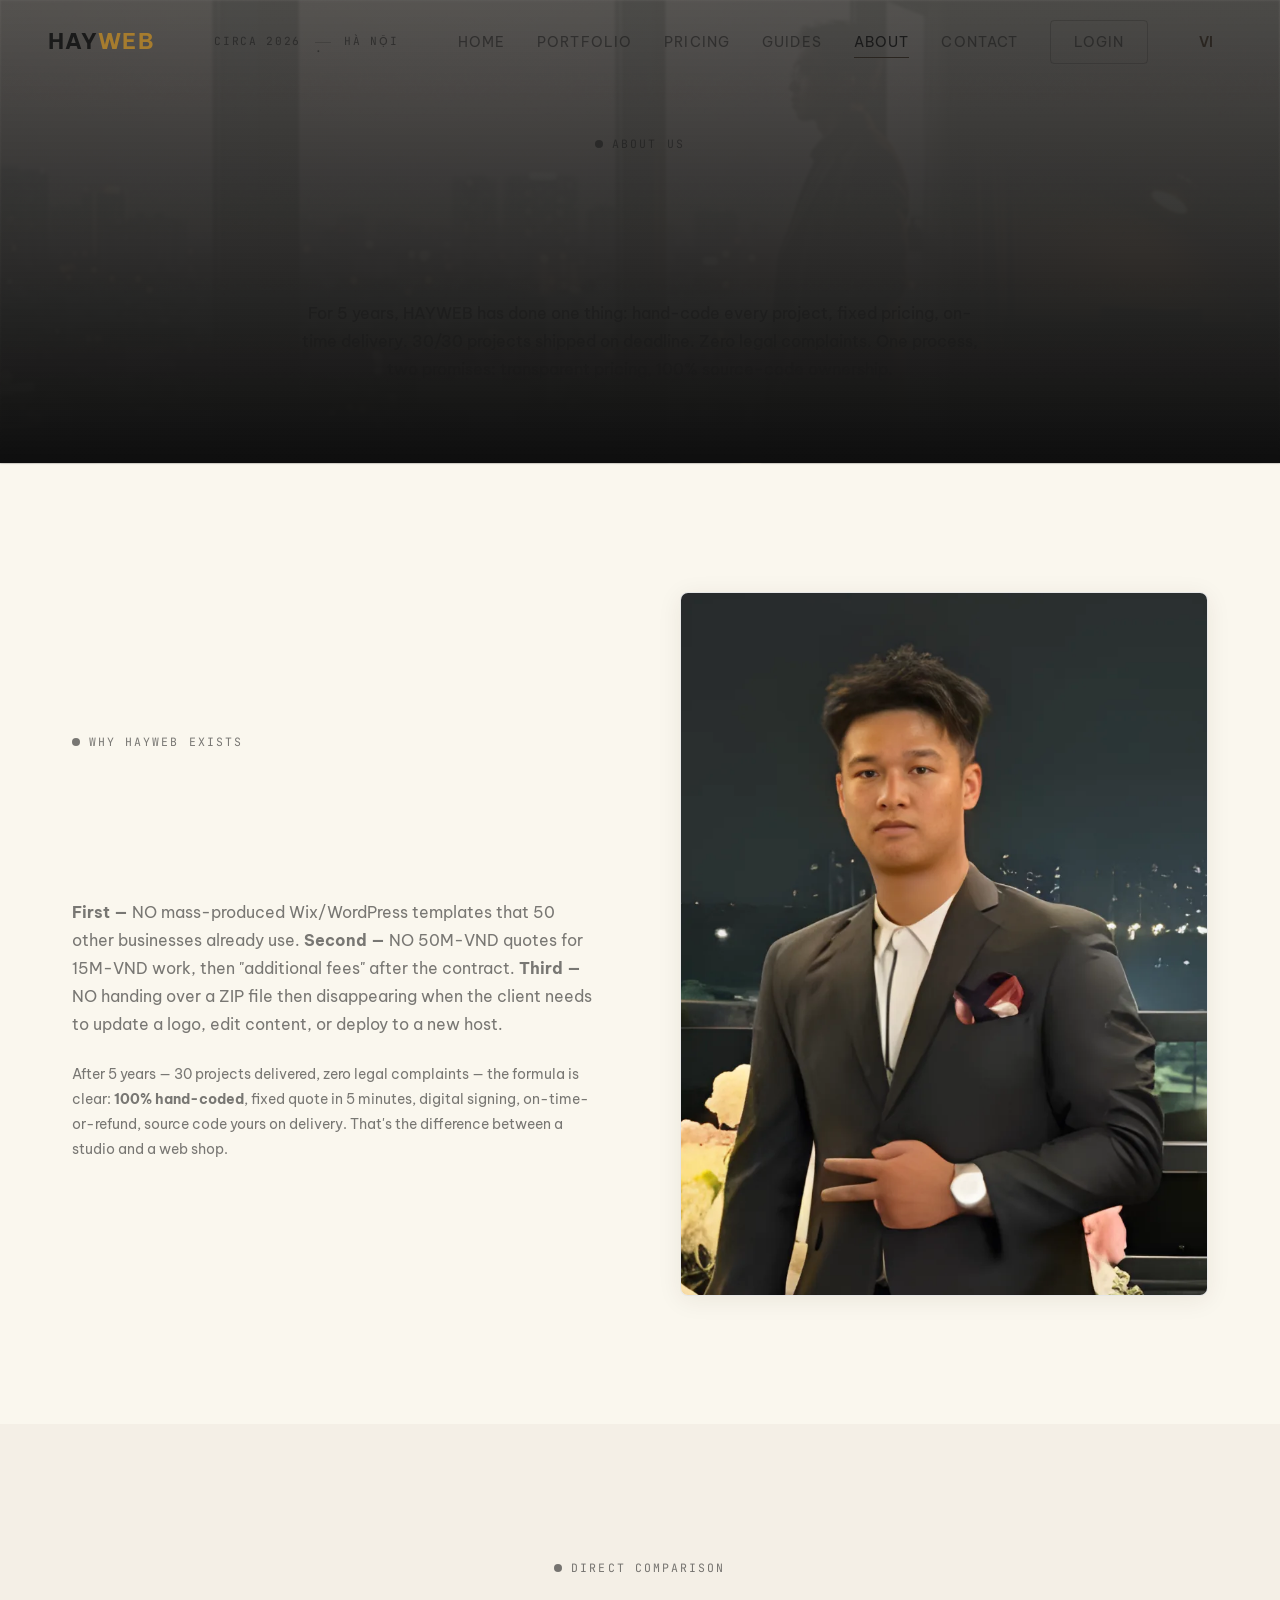
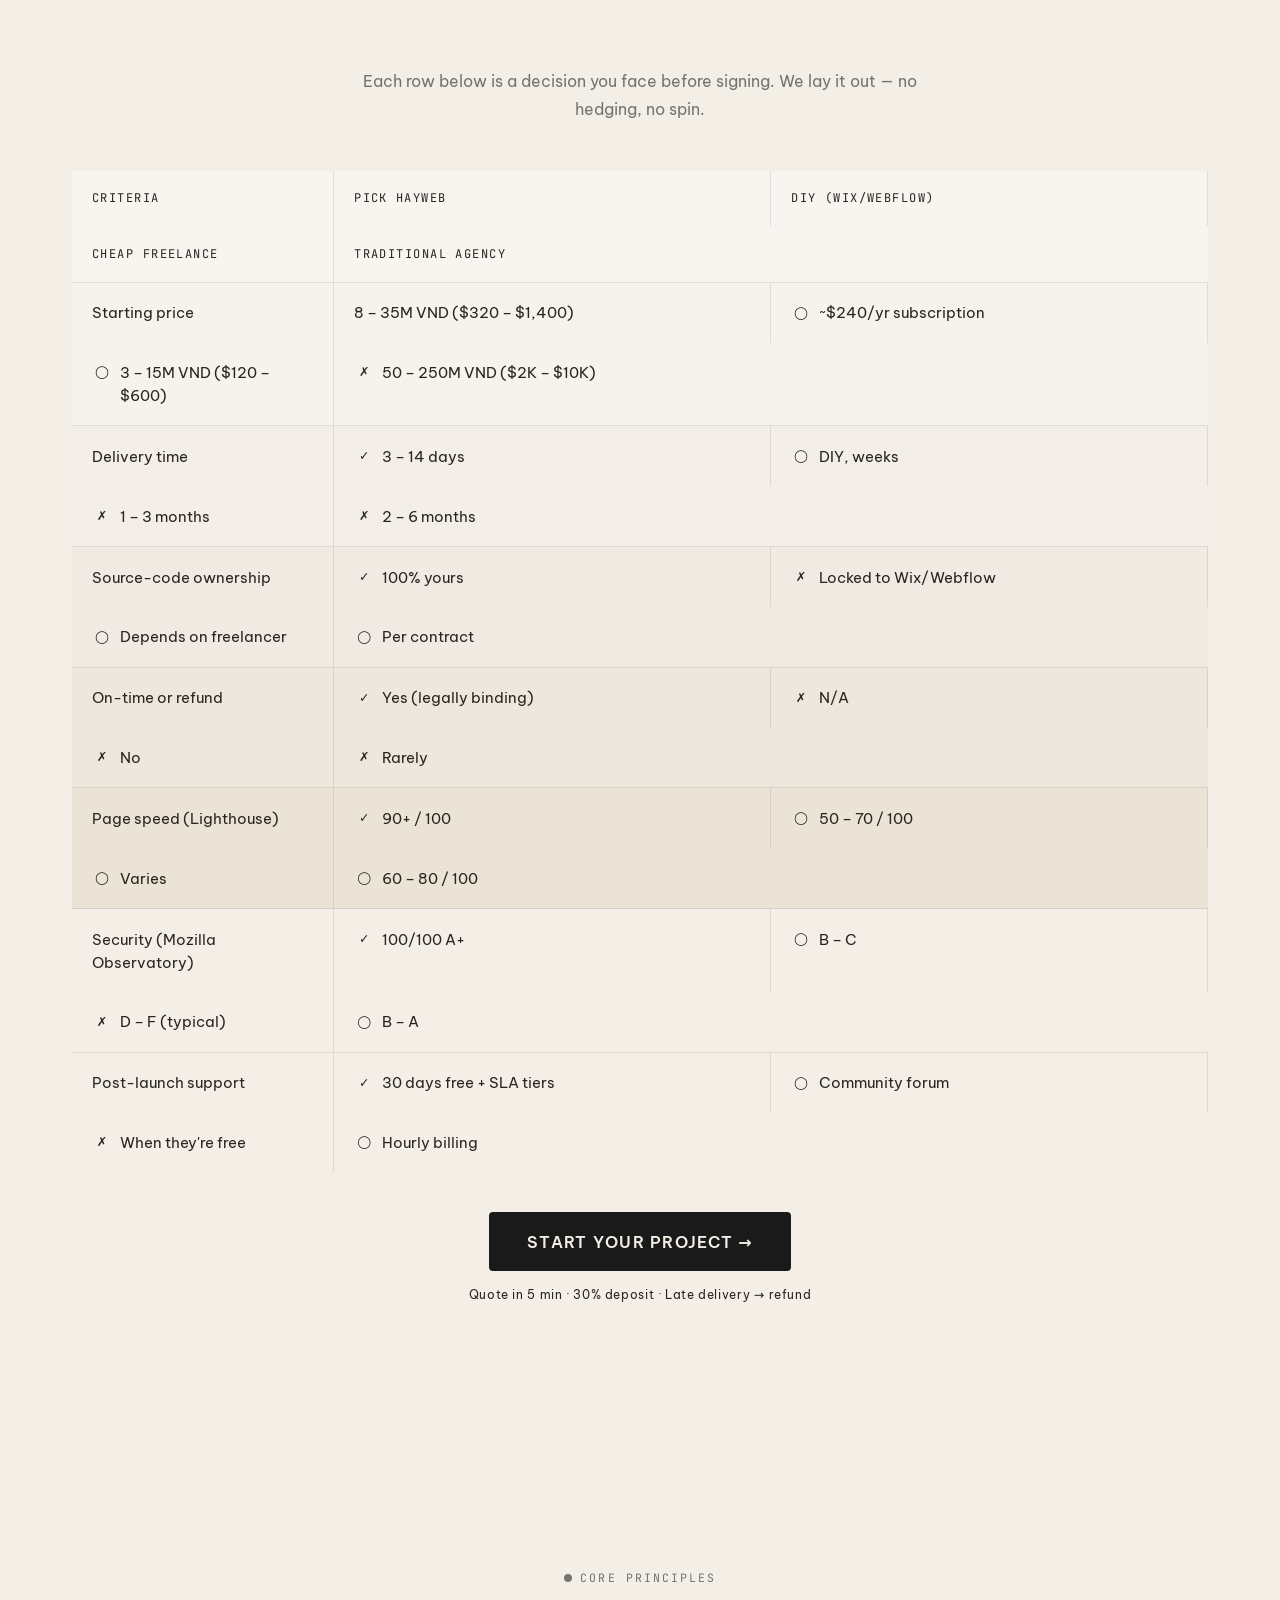
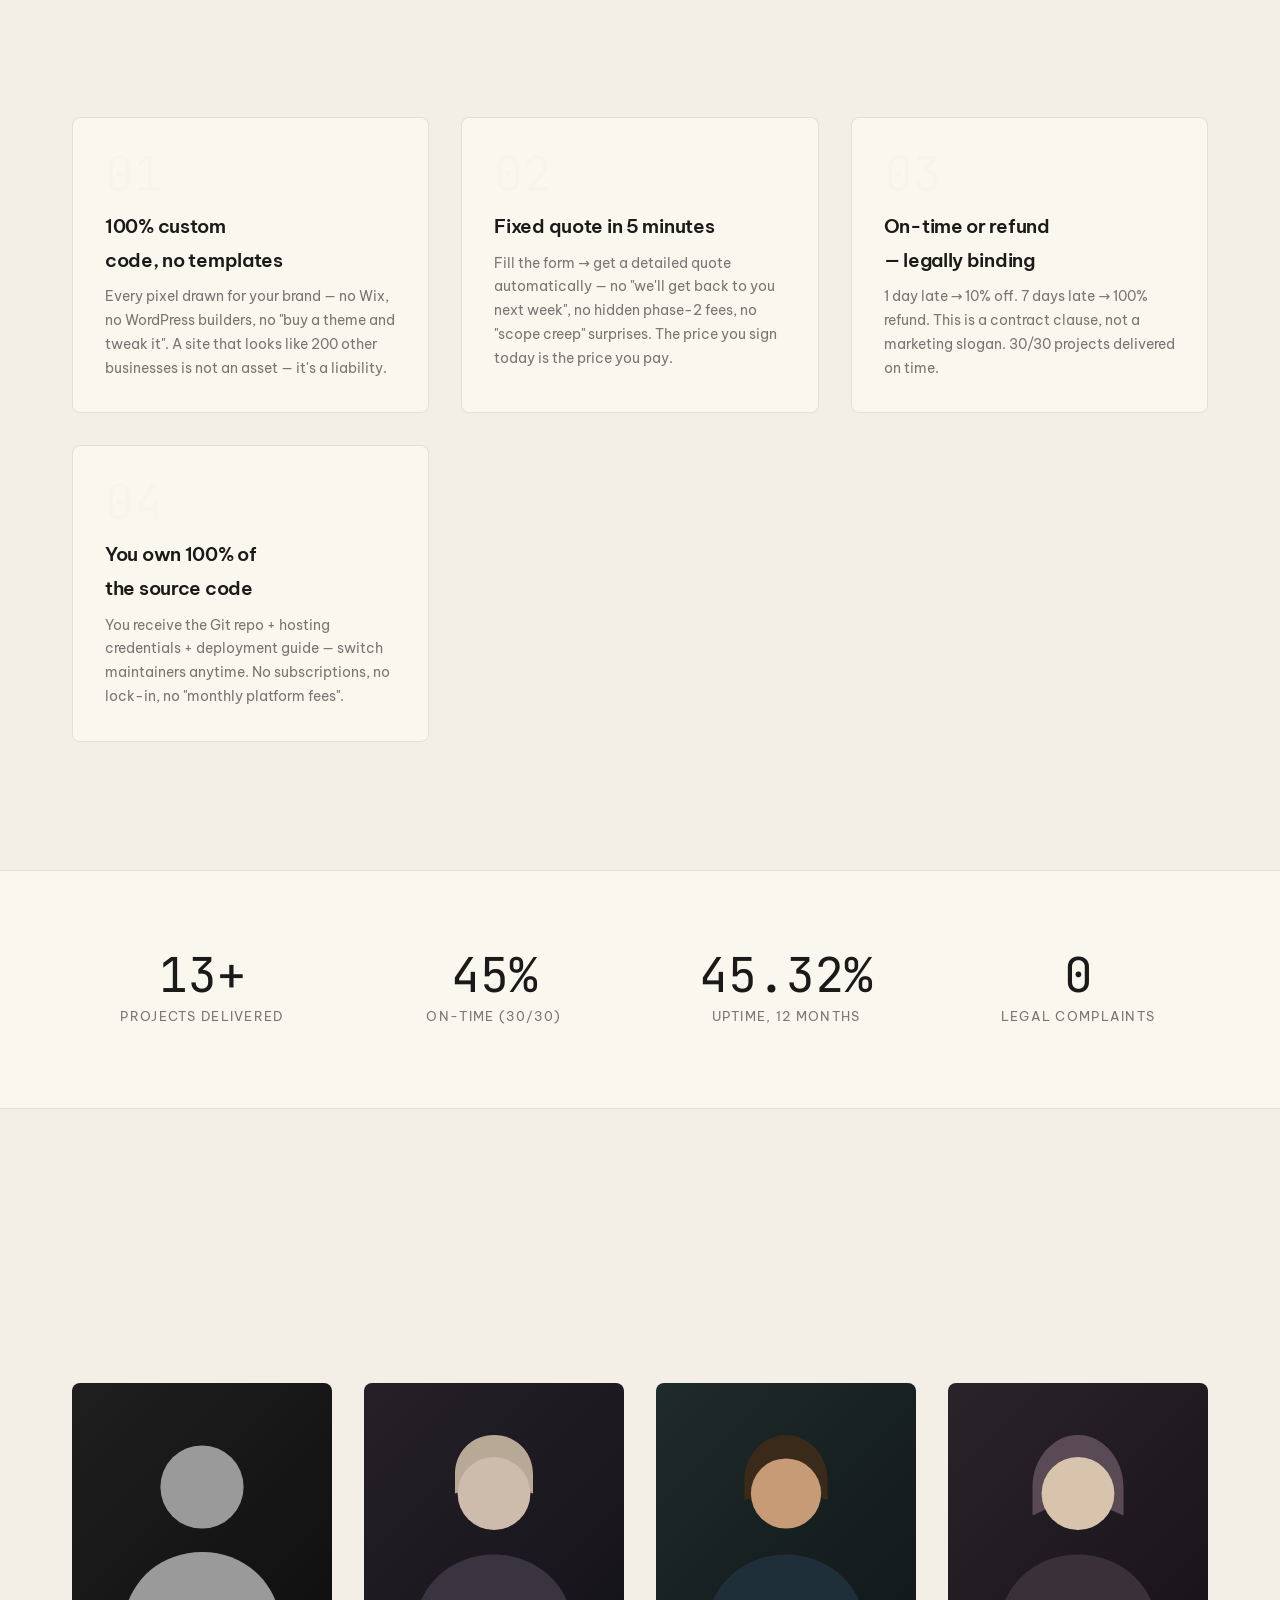
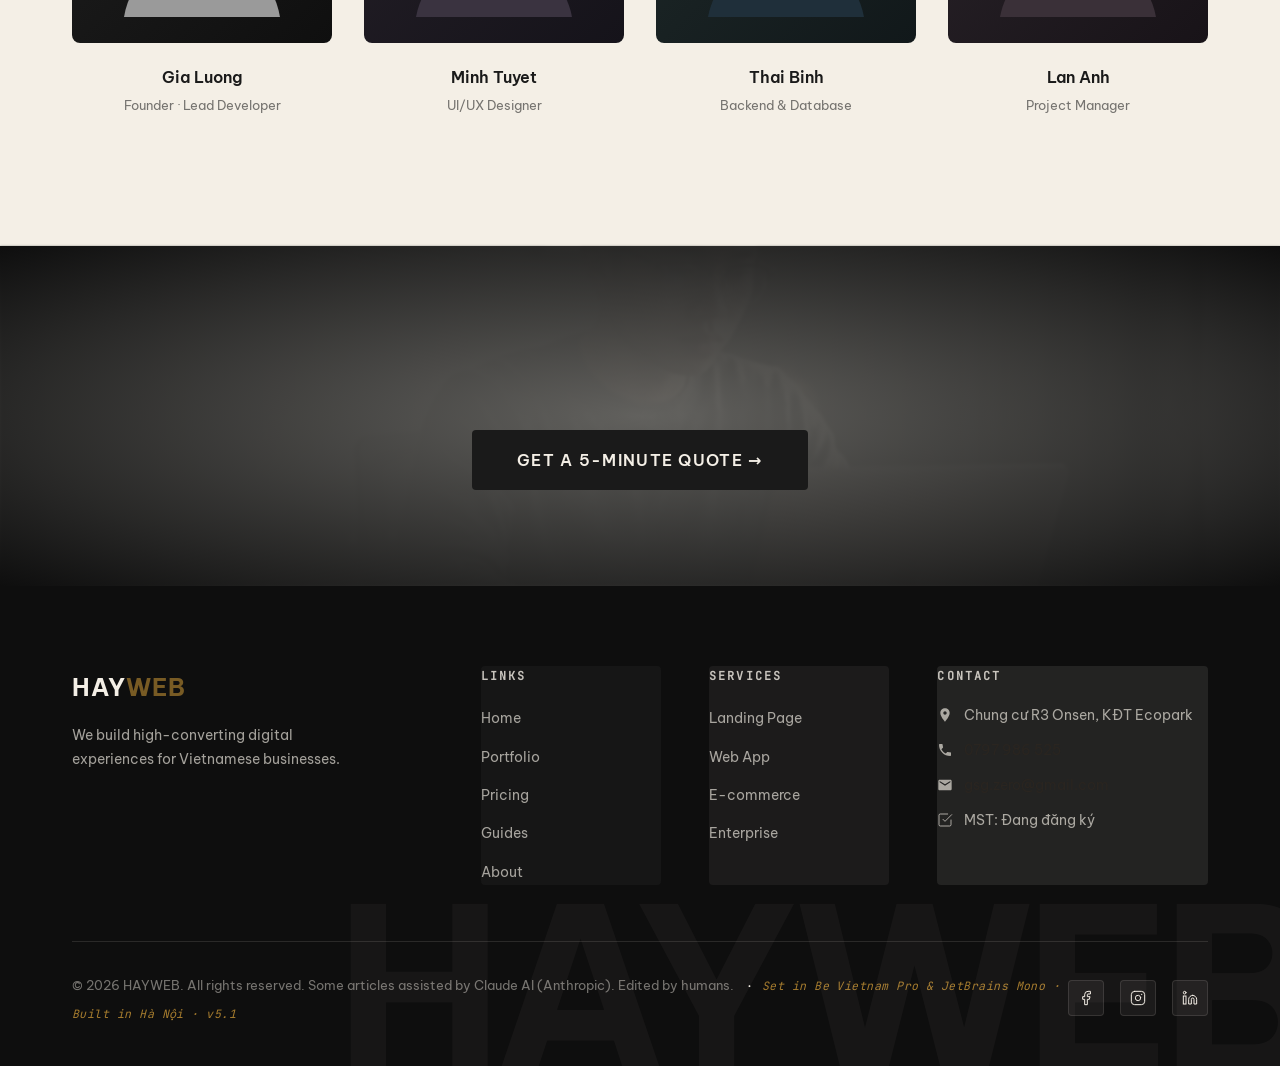
<file: about.html>
<!DOCTYPE html>
<html lang="vi">
<head>
  <meta charset="UTF-8">
  <meta name="viewport" content="width=device-width, initial-scale=1.0">
  <title>Đội ngũ thiết kế website HAYWEB Hà Nội — Studio chuyên nghiệp</title>
  <meta name="description" content="Đội ngũ HAYWEB — Studio chuyên nghiệp tại Hà Nội với phương pháp 4-Layer Experience. Founder dẫn dắt từng dự án. Mozilla 100/100, Lighthouse 90+. Khám phá câu chuyện studio.">
  <meta property="og:title" content="Đội ngũ thiết kế website HAYWEB Hà Nội — Studio chuyên nghiệp">
  <meta property="og:description" content="Studio HAYWEB — Studio chuyên nghiệp với phương pháp HAYWEB 5-phase. Founder trực tiếp tư vấn từng dự án. Câu chuyện + đội ngũ.">
  <meta property="og:url" content="https://hayweb.vn/about">
  <meta property="og:type" content="website">
  <meta property="og:image" content="https://hayweb.vn/images/og-image.jpg">
  <meta property="og:image:width" content="1200">
  <meta property="og:image:height" content="630">
  <meta property="og:image:alt" content="HAYWEB – Studio thiết kế website cao cấp Hà Nội">
  <meta property="og:locale" content="vi_VN">
  <meta property="og:site_name" content="HAYWEB">
  <meta name="twitter:card" content="summary_large_image">
  <meta name="twitter:title" content="Đội ngũ thiết kế website HAYWEB Hà Nội">
  <meta name="twitter:description" content="Studio thiết kế website cao cấp tại Hà Nội. Founder dẫn dắt từng dự án.">
  <meta name="twitter:image" content="https://hayweb.vn/images/og-image.jpg">
  <link rel="icon" href="/favicon.svg" type="image/svg+xml">
  <link rel="canonical" href="https://hayweb.vn/about">
  <link rel="preload" href="fonts/inter-400-latin.woff2" as="font" type="font/woff2" crossorigin>
  <link rel="preload" href="fonts/inter-600-latin.woff2" as="font" type="font/woff2" crossorigin>
  <link rel="preload" href="fonts/playfair-roman-latin.woff2" as="font" type="font/woff2" crossorigin>
  <link rel="preload" href="fonts/bvp-400-vi.woff2" as="font" type="font/woff2" crossorigin>
  <link rel="stylesheet" href="css/style.css">
  <style>
    /* Day 9 — atmospheric backgrounds (Mode B "chìm") for about-hero + cta-band.
       peer-skyline.webp: Hà Nội window-skyline at dusk (vision/identity).
       peer-working.webp: MacBook + coffee + journal (productivity/process). */
    .about-hero{position:relative;isolation:isolate;padding:8rem 0 5rem}
    .about-hero::before{content:'';position:absolute;inset:0;background:url('images/peer-skyline.webp') center/cover no-repeat;filter:brightness(.5) saturate(.8) blur(1px);opacity:.28;z-index:0;pointer-events:none}
    .about-hero::after{content:'';position:absolute;inset:0;background:linear-gradient(180deg,rgba(14,14,14,.62) 0,rgba(14,14,14,.82) 55%,var(--dark-ink,#0E0E0E) 100%);z-index:1;pointer-events:none}
    .about-hero>.container{position:relative;z-index:2}
    .about-cta-working{position:relative;isolation:isolate}
    .about-cta-working::before{content:'';position:absolute;inset:0;background:url('images/peer-working.webp') center/cover no-repeat;filter:brightness(.42) saturate(.7) blur(1.5px);opacity:.20;z-index:0;pointer-events:none}
    .about-cta-working::after{content:'';position:absolute;inset:0;background:radial-gradient(ellipse at center,rgba(14,14,14,.55) 0,rgba(14,14,14,.86) 70%,var(--dark-ink,#0E0E0E) 100%);z-index:1;pointer-events:none}
    .about-cta-working>.container{position:relative;z-index:2}
    @media (max-width:768px){.about-hero{padding:6rem 0 4rem}.about-hero::before,.about-cta-working::before{filter:brightness(.5) saturate(.8)}}
  </style>
  <script type="application/ld+json">
  {
    "@context": "https://schema.org",
    "@graph": [
      {
        "@type": "ProfessionalService",
        "@id": "https://hayweb.vn/#organization",
        "name": "HAYWEB",
        "alternateName": "HAYWEB Studio",
        "url": "https://hayweb.vn/",
        "logo": { "@type": "ImageObject", "url": "https://hayweb.vn/favicon.svg", "width": 512, "height": 512 },
        "description": "Studio thiết kế website cao cấp tại Hà Nội. Bốn trụ cột: website chuyển đổi cao, quảng cáo tối ưu, SEO bền vững, chiến lược tăng trưởng cho doanh nghiệp Việt.",
        "address": {
          "@type": "PostalAddress",
          "streetAddress": "Chung cư R3 Onsen, KĐT Ecopark",
          "addressLocality": "Hà Nội",
          "addressCountry": "VN"
        },
        "contactPoint": {
          "@type": "ContactPoint",
          "telephone": "+84-797-986-525",
          "contactType": "customer service",
          "areaServed": "VN",
          "availableLanguage": ["Vietnamese", "English"]
        },
        "founder": { "@id": "https://hayweb.vn/about#gialuong" },
        "knowsAbout": ["Web Design", "SEO", "Digital Marketing", "Conversion Optimization"],
        "areaServed": { "@type": "Country", "name": "Vietnam" },
        "sameAs": [
          "https://zalo.me/0797986525",
          "https://share.google/uoSstesYqToDOje9V"
        ]
      },
      {
        "@type": "WebSite",
        "@id": "https://hayweb.vn/#website",
        "url": "https://hayweb.vn/",
        "name": "HAYWEB",
        "publisher": { "@id": "https://hayweb.vn/#organization" },
        "inLanguage": ["vi", "en"]
      },
      {
        "@type": "Person",
        "@id": "https://hayweb.vn/about#gialuong",
        "name": "Gia Lương",
        "alternateName": "Gia Luong",
        "jobTitle": "Founder · Lead Developer",
        "url": "https://hayweb.vn/about",
        "worksFor": { "@id": "https://hayweb.vn/#organization" },
        "knowsAbout": ["Web Design", "Frontend Development", "SEO", "Conversion Optimization"]
      },
      {
        "@type": "AboutPage",
        "@id": "https://hayweb.vn/about#webpage",
        "url": "https://hayweb.vn/about",
        "name": "Đội ngũ thiết kế website HAYWEB Hà Nội — Studio chuyên nghiệp",
        "description": "Đội ngũ HAYWEB — Studio chuyên nghiệp tại Hà Nội với phương pháp 4-Layer Experience. Founder dẫn dắt từng dự án. Mozilla 100/100, Lighthouse 90+. Khám phá câu chuyện studio.",
        "isPartOf": { "@id": "https://hayweb.vn/#website" },
        "about": { "@id": "https://hayweb.vn/#organization" },
        "mainEntity": { "@id": "https://hayweb.vn/about#gialuong" },
        "breadcrumb": { "@id": "https://hayweb.vn/about#breadcrumb" },
        "inLanguage": "vi"
      },
      {
        "@type": "BreadcrumbList",
        "@id": "https://hayweb.vn/about#breadcrumb",
        "itemListElement": [
          { "@type": "ListItem", "position": 1, "name": "Trang chủ", "item": "https://hayweb.vn/" },
          { "@type": "ListItem", "position": 2, "name": "Về chúng tôi", "item": "https://hayweb.vn/about" }
        ]
      }
    ]
  }
  </script>
</head>
<body class="home-dark-luxury">
<nav id="nav"></nav>

<main id="main-content">

<div class="about-hero">
  <div class="container">
    <div class="section-label fade-up" style="justify-content:center" id="about-label"></div>
    <h1 class="section-title fade-up" id="about-title"></h1>
    <p class="section-desc fade-up" style="margin:0 auto;max-width:680px" id="about-desc"></p>
  </div>
</div>

<!-- Story -->
<section style="background:var(--surface);border-top:1px solid var(--border)">
  <div class="container">
    <div class="why-grid">
      <div>
        <div class="section-label fade-up" id="story-label"></div>
        <h2 class="section-title fade-up" id="story-title"></h2>
        <p class="section-desc fade-up" style="max-width:none;margin-bottom:1.5rem" id="story-p1"></p>
        <p style="font-size:.9rem;color:var(--muted);line-height:1.75" class="fade-up" id="story-p2"></p>
      </div>
      <div class="why-visual fade-up">
        <figure class="founder-portrait">
          <picture>
            <source type="image/webp" srcset="images/founder-portrait.webp">
            <img src="images/founder-portrait.png"
                 alt="Founder HAYWEB — chân dung studio Hà Nội"
                 loading="lazy"
                 decoding="async"
                 width="720" height="960">
          </picture>
          <figcaption>
            <span class="founder-name">Founder · HAYWEB Studio</span>
            <span class="founder-title">Hà Nội · Studio chuyên nghiệp</span>
          </figcaption>
        </figure>
      </div>
    </div>
  </div>
</section>

<!-- Comparison — HAYWEB vs 3 alternatives (kích cầu via direct contrast) -->
<section class="about-compare-section" data-nav-dark>
  <div class="container">
    <div class="text-center" style="margin-bottom:3rem">
      <div class="section-label fade-up" style="justify-content:center" id="compare-label"></div>
      <h2 class="section-title fade-up" id="compare-title"></h2>
      <p class="section-desc fade-up" style="margin:0 auto 0.5rem" id="compare-desc"></p>
    </div>
    <div class="about-compare-table fade-up" id="about-compare-table" role="table"></div>
    <div class="text-center fade-up" style="margin-top:2.5rem">
      <a href="/new-project.html" class="btn-primary" id="compare-cta" style="font-size:1rem;padding:0.95rem 2.4rem"></a>
      <p style="margin-top:0.85rem;font-size:0.78rem;color:var(--dark-muted);letter-spacing:0.05em" id="compare-cta-sub"></p>
    </div>
  </div>
</section>

<!-- Values -->
<section>
  <div class="container">
    <div class="text-center" style="margin-bottom:3.5rem">
      <div class="section-label fade-up" style="justify-content:center" id="values-label"></div>
      <h2 class="section-title fade-up" id="values-title"></h2>
    </div>
    <div class="values-grid" id="values-grid"></div>
  </div>
</section>

<!-- Stats -->
<section class="stats-section">
  <div class="container">
    <div class="stats-grid" id="stats-grid"></div>
  </div>
</section>

<!-- Team -->
<section>
  <div class="container">
    <div class="text-center" style="margin-bottom:3rem">
      <div class="section-label fade-up" style="justify-content:center" id="team-label"></div>
      <h2 class="section-title fade-up" id="team-title"></h2>
    </div>
    <div class="team-grid" id="team-grid"></div>
  </div>
</section>

<!-- CTA — Day 9: atmospheric peer-working background (Mode B chìm) -->
<section class="cta-band about-cta-working">
  <div class="container text-center">
    <h2 class="section-title fade-up" id="cta-title"></h2>
    <div class="fade-up" style="margin-top:2rem">
      <a href="/new-project.html" class="btn-primary" style="font-size:1rem;padding:1rem 2.8rem" id="cta-btn"></a>
    </div>
  </div>
</section>

</main>

<footer id="footer"></footer>

<script src="js/config.js"></script>
<script src="js/page-about.js"></script>

<!-- Analytics & Tracking (self-hosted) -->
<script defer src="js/web-vitals.js"></script>
<script defer src="js/analytics-loader.js"></script>
</body>
</html>
</file>
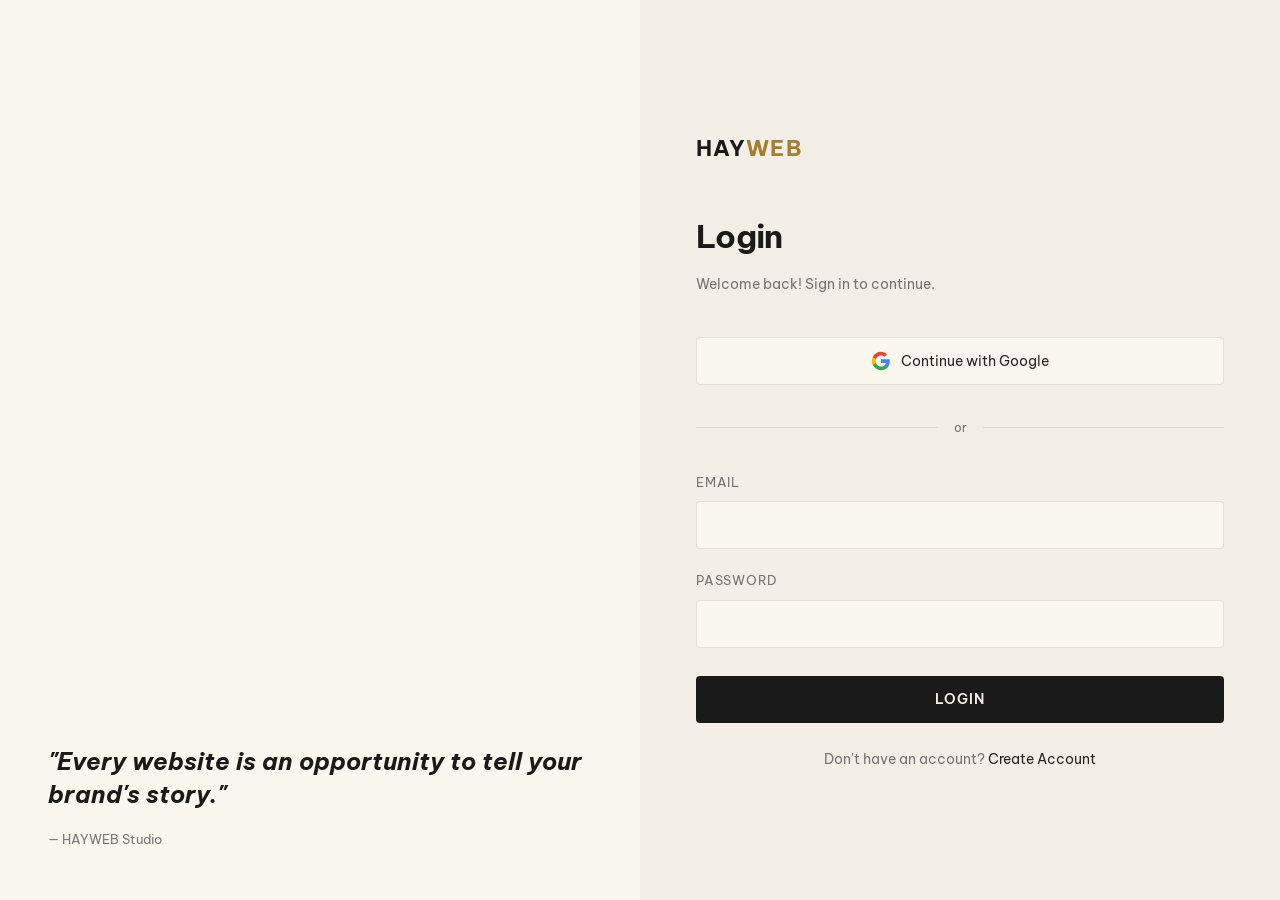
<file: auth.html>
<!DOCTYPE html>
<html lang="vi">
<head>
  <meta charset="UTF-8">
  <link rel="icon" href="/favicon.svg" type="image/svg+xml">
  <meta name="viewport" content="width=device-width, initial-scale=1.0">
  <title>Đăng nhập – HAYWEB</title>
  <meta name="robots" content="noindex">
  <link rel="preload" href="fonts/inter-400-latin.woff2" as="font" type="font/woff2" crossorigin>
  <link rel="preload" href="fonts/inter-600-latin.woff2" as="font" type="font/woff2" crossorigin>
  <link rel="preload" href="fonts/playfair-roman-latin.woff2" as="font" type="font/woff2" crossorigin>
  <link rel="preload" href="fonts/bvp-400-vi.woff2" as="font" type="font/woff2" crossorigin>
  <link rel="stylesheet" href="css/style.css">
</head>
<body class="home-dark-luxury">
<div class="auth-page">
  <div class="auth-visual">
    <div class="auth-visual-content">
      <p class="auth-visual-quote" id="auth-quote"></p>
      <span class="auth-visual-attr">— HAYWEB Studio</span>
    </div>
  </div>
  <div class="auth-panel">
    <a href="/index.html" class="nav-brand" style="display:inline-block;margin-bottom:2.5rem;text-decoration:none">
      HAY<span style="color:var(--gold)">WEB</span>
    </a>
    <h1 class="auth-title" id="auth-title"></h1>
    <p class="auth-subtitle" id="auth-subtitle"></p>

    <div class="social-login">
      <button class="btn-social" id="btn-google">
        <svg width="20" height="20" viewBox="0 0 24 24" fill="none">
          <path d="M22.56 12.25c0-.78-.07-1.53-.2-2.25H12v4.26h5.92c-.26 1.37-1.04 2.53-2.21 3.31v2.77h3.57c2.08-1.92 3.28-4.74 3.28-8.09z" fill="#4285F4"/>
          <path d="M12 23c2.97 0 5.46-.98 7.28-2.66l-3.57-2.77c-.98.66-2.23 1.06-3.71 1.06-2.86 0-5.29-1.93-6.16-4.53H2.18v2.84C3.99 20.53 7.7 23 12 23z" fill="#34A853"/>
          <path d="M5.84 14.09c-.22-.66-.35-1.36-.35-2.09s.13-1.43.35-2.09V7.07H2.18C1.43 8.55 1 10.22 1 12s.43 3.45 1.18 4.93l2.85-2.22.81-.62z" fill="#FBBC05"/>
          <path d="M12 5.38c1.62 0 3.06.56 4.21 1.64l3.15-3.15C17.45 2.09 14.97 1 12 1 7.7 1 3.99 3.47 2.18 7.07l3.66 2.84c.87-2.6 3.3-4.53 6.16-4.53z" fill="#EA4335"/>
        </svg>
        <span id="btn-google-text"></span>
      </button>
    </div>

    <div class="auth-divider" id="auth-or"></div>

    <form id="auth-form">
      <div id="name-group" class="form-group" style="display:none">
        <label class="form-label" id="lbl-name"></label>
        <input type="text" id="input-name" class="form-input" autocomplete="name">
      </div>
      <div class="form-group">
        <label class="form-label" id="lbl-email"></label>
        <input type="email" id="input-email" class="form-input" required autocomplete="email">
      </div>
      <div class="form-group">
        <label class="form-label" id="lbl-pass"></label>
        <input type="password" id="input-pass" class="form-input" required autocomplete="current-password">
      </div>
      <div id="auth-error" class="form-error" style="margin-bottom:.75rem"></div>
      <button type="submit" class="btn-primary" id="auth-submit" style="width:100%;justify-content:center;margin-top:.5rem"></button>
    </form>

    <p class="auth-toggle" id="auth-toggle"></p>
  </div>
</div>

<script src="js/supabase.min.js"></script>
<script src="js/config.js"></script>
<script src="js/page-auth.js"></script>

<!-- Analytics & Tracking (self-hosted) -->
<script defer src="js/gtag.js"></script>
<script defer src="js/analytics.js"></script>
<script defer src="js/clarity-setup.js"></script>
<script defer src="js/web-vitals.js"></script>
</body>
</html>
</file>
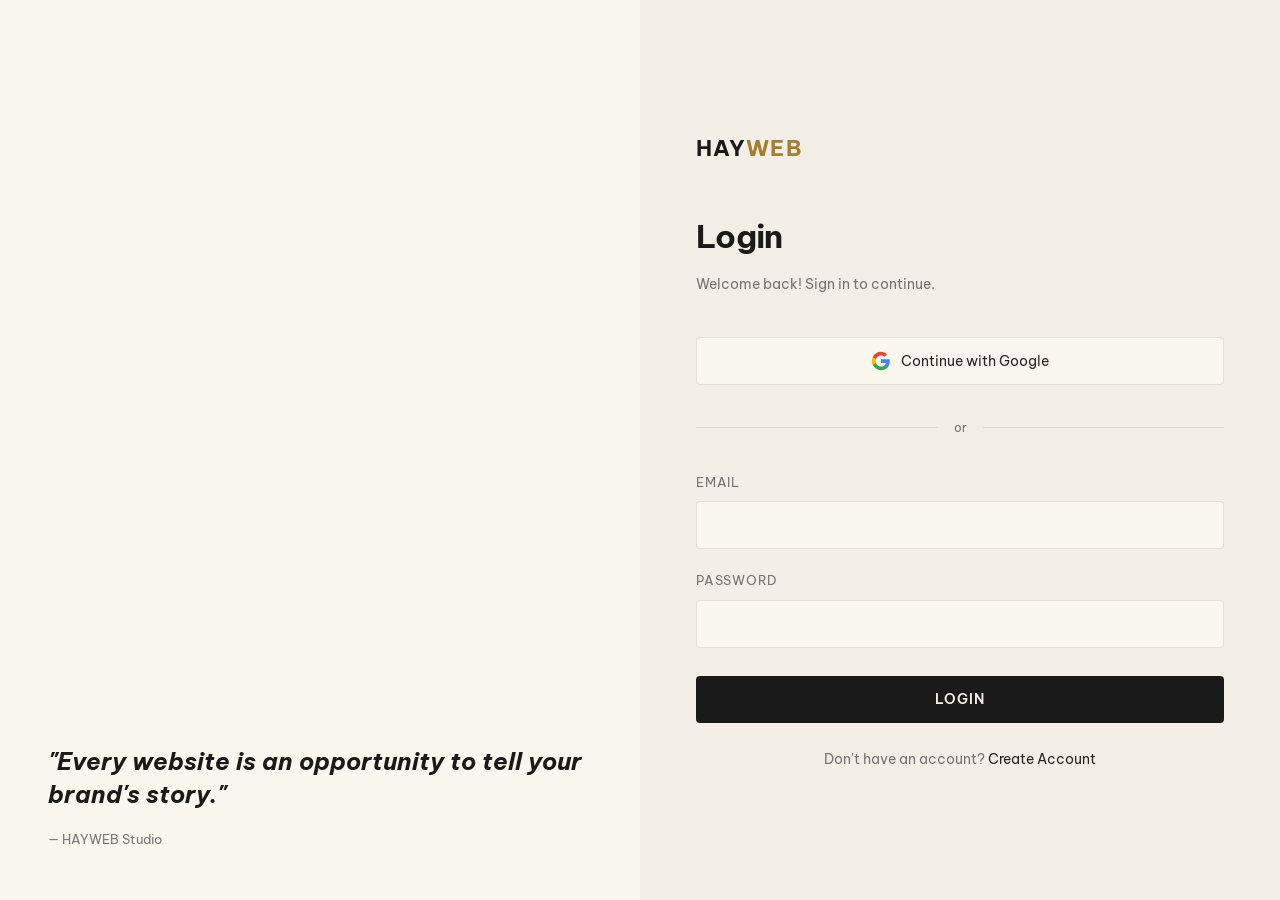
<file: dashboard.html>
<!DOCTYPE html>
<html lang="vi">
<head>
  <meta charset="UTF-8">
  <link rel="icon" href="/favicon.svg" type="image/svg+xml">
  <meta name="viewport" content="width=device-width, initial-scale=1.0">
  <title>Dashboard – HAYWEB</title>
  <meta name="robots" content="noindex">
  <link rel="preload" href="fonts/inter-400-latin.woff2" as="font" type="font/woff2" crossorigin>
  <link rel="preload" href="fonts/inter-600-latin.woff2" as="font" type="font/woff2" crossorigin>
  <link rel="preload" href="fonts/playfair-roman-latin.woff2" as="font" type="font/woff2" crossorigin>
  <link rel="preload" href="fonts/bvp-400-vi.woff2" as="font" type="font/woff2" crossorigin>
  <link rel="stylesheet" href="css/style.css">
</head>
<body class="home-dark-luxury">
<div class="dashboard-layout">
  <!-- Sidebar -->
  <aside class="sidebar">
    <div class="sidebar-brand">HAY<span>WEB</span></div>
    <ul class="sidebar-nav">
      <li>
        <a href="/dashboard.html" class="active">
          <svg viewBox="0 0 24 24"><rect x="3" y="3" width="7" height="7"/><rect x="14" y="3" width="7" height="7"/><rect x="14" y="14" width="7" height="7"/><rect x="3" y="14" width="7" height="7"/></svg>
          <span id="nav-dash"></span>
        </a>
      </li>
      <li>
        <a href="/new-project.html">
          <svg viewBox="0 0 24 24"><circle cx="12" cy="12" r="10"/><line x1="12" y1="8" x2="12" y2="16"/><line x1="8" y1="12" x2="16" y2="12"/></svg>
          <span id="nav-new"></span>
        </a>
      </li>
      <li>
        <a href="/contact.html">
          <svg viewBox="0 0 24 24"><path d="M21 15a2 2 0 0 1-2 2H7l-4 4V5a2 2 0 0 1 2-2h14a2 2 0 0 1 2 2z"/></svg>
          <span id="nav-support"></span>
        </a>
      </li>
      <li style="margin-top:auto">
        <a href="#" id="sidebar-signout">
          <svg viewBox="0 0 24 24"><path d="M9 21H5a2 2 0 0 1-2-2V5a2 2 0 0 1 2-2h4"/><polyline points="16 17 21 12 16 7"/><line x1="21" y1="12" x2="9" y2="12"/></svg>
          <span id="nav-logout"></span>
        </a>
      </li>
    </ul>
  </aside>

  <!-- Main -->
  <main class="dashboard-main">
    <div class="dashboard-header">
      <h1 class="dashboard-title" id="dash-welcome"></h1>
      <a href="/new-project.html" class="btn-primary" id="dash-new-btn"></a>
    </div>

    <!-- Stats row -->
    <div class="stats-row" id="stats-row">
      <div class="stat-card"><div class="stat-card-num" id="s-total">–</div><div class="stat-card-label" id="l-total"></div></div>
      <div class="stat-card"><div class="stat-card-num" id="s-pending">–</div><div class="stat-card-label" id="l-pending"></div></div>
      <div class="stat-card"><div class="stat-card-num" id="s-signed">–</div><div class="stat-card-label" id="l-signed"></div></div>
      <div class="stat-card"><div class="stat-card-num" id="s-paid">–</div><div class="stat-card-label" id="l-paid"></div></div>
    </div>

    <!-- Projects table -->
    <h2 class="section-title" style="font-size:1.5rem;margin-bottom:1.5rem" id="proj-heading"></h2>
    <div id="projects-container">
      <p style="color:var(--muted);padding:2rem 0" id="no-proj-msg"></p>
    </div>
  </main>
</div>

<script src="js/supabase.min.js"></script>
<script src="js/config.js"></script>
<script src="js/page-dashboard.js"></script>

<!-- Analytics & Tracking (self-hosted) -->
<script defer src="js/gtag.js"></script>
<script defer src="js/analytics.js"></script>
<script defer src="js/clarity-setup.js"></script>
<script defer src="js/web-vitals.js"></script>
</body>
</html>
</file>
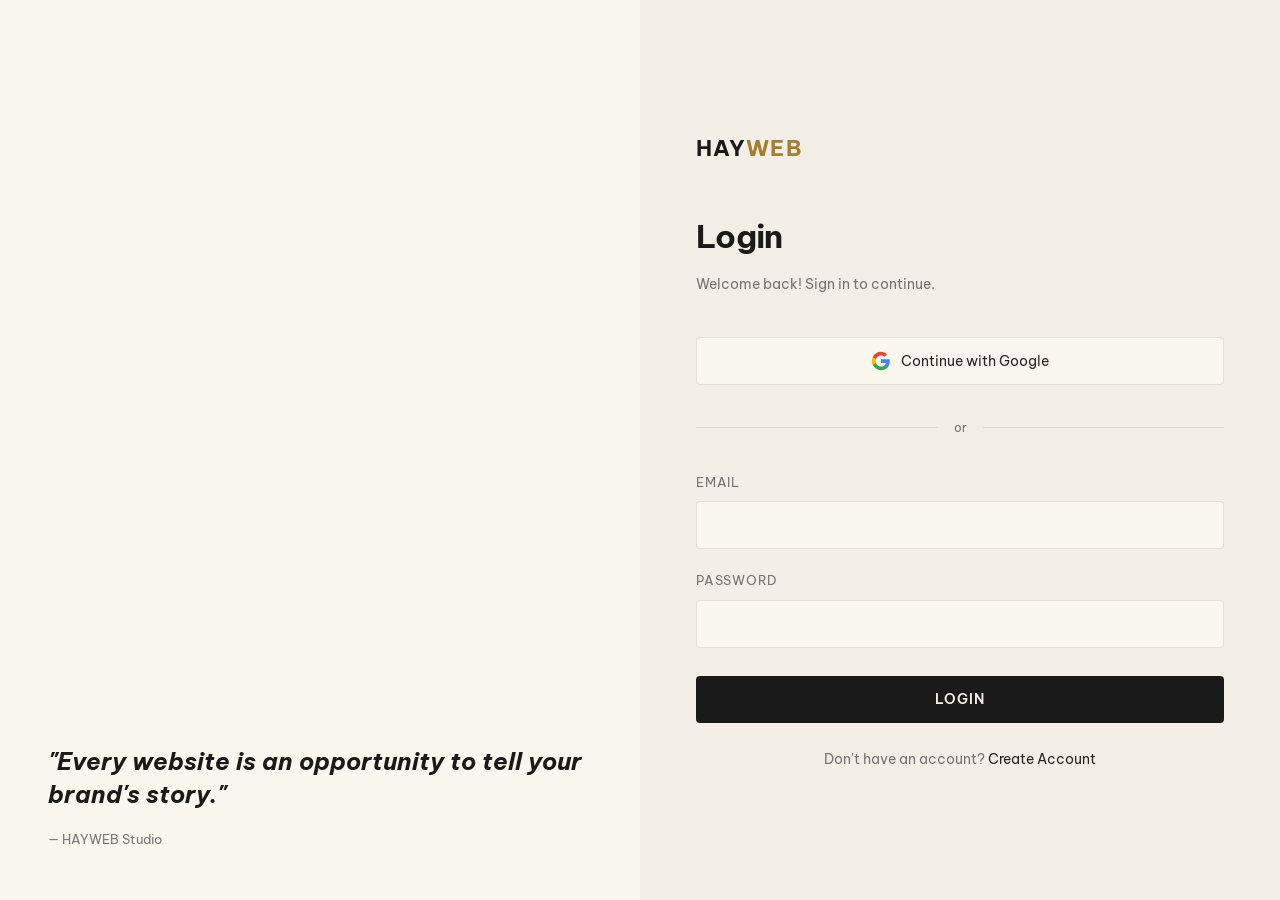
<file: new-project.html>
<!DOCTYPE html>
<html lang="vi">
<head>
  <meta charset="UTF-8">
  <link rel="icon" href="/favicon.svg" type="image/svg+xml">
  <meta name="viewport" content="width=device-width, initial-scale=1.0">
  <title>Yêu cầu báo giá – HAYWEB</title>
  <meta name="robots" content="noindex">
  <link rel="preload" href="fonts/inter-400-latin.woff2" as="font" type="font/woff2" crossorigin>
  <link rel="preload" href="fonts/inter-600-latin.woff2" as="font" type="font/woff2" crossorigin>
  <link rel="preload" href="fonts/playfair-roman-latin.woff2" as="font" type="font/woff2" crossorigin>
  <link rel="preload" href="fonts/bvp-400-vi.woff2" as="font" type="font/woff2" crossorigin>
  <link rel="stylesheet" href="css/style.css">
</head>
<body class="home-dark-luxury">
<nav id="nav"></nav>

<div class="new-project-layout">
  <!-- Trust strip — 4 risk-reversal proof points above the form (kích cầu) -->
  <div class="np-trust-row" aria-hidden="true">
    <span><strong>5 phút</strong> · báo giá tự động</span>
    <span><strong>Đặt cọc 30%</strong> · ký số online</span>
    <span><strong>3 – 14 ngày</strong> · bàn giao tùy gói</span>
    <span><strong>Trễ hạn</strong> · hoàn tiền</span>
  </div>

  <!-- Step Indicator -->
  <div class="step-indicator" id="step-indicator"></div>

  <!-- Step 1: Overview -->
  <div class="form-step active" id="step-1">
    <h2 class="form-step-title" id="s1-title"></h2>
    <p class="form-step-desc" id="s1-desc"></p>
    <div class="form-row">
      <div class="form-group">
        <label class="form-label" id="lbl-pname"></label>
        <input type="text" id="project-name" class="form-input" required>
      </div>
      <div class="form-group">
        <label class="form-label" id="lbl-ptype"></label>
        <select id="project-type" class="form-select">
          <option value="landing">Landing Page</option>
          <option value="business">Business Website</option>
          <option value="ecommerce">E-commerce / Bán hàng</option>
          <option value="webapp">Web Application</option>
          <option value="other">Khác / Other</option>
        </select>
      </div>
    </div>
    <div class="form-group">
      <label class="form-label" id="lbl-pdesc"></label>
      <textarea id="project-desc" class="form-textarea" rows="4" required></textarea>
    </div>
    <div class="form-group">
      <label class="form-label" id="lbl-ref"></label>
      <input type="text" id="project-refs" class="form-input" placeholder="https://example.com, ...">
    </div>
    <button class="btn-primary" id="next-1" style="margin-top:1.5rem"></button>
  </div>

  <!-- Step 2: Features -->
  <div class="form-step" id="step-2">
    <h2 class="form-step-title" id="s2-title"></h2>
    <p class="form-step-desc" id="s2-desc"></p>
    <div class="form-group">
      <label class="form-label" id="lbl-features"></label>
      <div class="tag-group" id="features-tags"></div>
    </div>
    <div class="form-group" style="margin-top:1.5rem">
      <label class="form-label" id="lbl-pages"></label>
      <select id="num-pages" class="form-select">
        <option value="1">1 trang / 1 page</option>
        <option value="3">3–5 trang / 3–5 pages</option>
        <option value="8" selected>5–8 trang / 5–8 pages</option>
        <option value="15">8–15 trang / 8–15 pages</option>
        <option value="20">15+ trang / 15+ pages</option>
      </select>
    </div>
    <div class="form-group">
      <label class="form-label" id="lbl-budget"></label>
      <select id="budget" class="form-select">
        <option value="starter">Starter – 5.000.000₫ / $200</option>
        <option value="pro" selected>Professional – 15.000.000₫ / $600</option>
        <option value="enterprise">Enterprise – 35.000.000₫ / $1,400</option>
        <option value="custom">Tùy chỉnh / Custom</option>
      </select>
    </div>
    <div style="display:flex;gap:1rem;margin-top:1.5rem">
      <button class="btn-outline" id="prev-2"></button>
      <button class="btn-primary" id="next-2"></button>
    </div>
  </div>

  <!-- Step 3: Design & Timeline -->
  <div class="form-step" id="step-3">
    <h2 class="form-step-title" id="s3-title"></h2>
    <p class="form-step-desc" id="s3-desc"></p>
    <div class="form-group">
      <label class="form-label" id="lbl-style"></label>
      <div class="tag-group" id="style-tags"></div>
    </div>
    <div class="form-row" style="margin-top:1.5rem">
      <div class="form-group">
        <label class="form-label" id="lbl-colors"></label>
        <input type="text" id="colors" class="form-input" placeholder="VD: đen-vàng, xanh navy...">
      </div>
      <div class="form-group">
        <label class="form-label" id="lbl-deadline"></label>
        <input type="date" id="deadline" class="form-input">
      </div>
    </div>
    <div class="form-group">
      <label class="form-label" id="lbl-extra"></label>
      <textarea id="extra-notes" class="form-textarea" rows="3"></textarea>
    </div>
    <div style="display:flex;gap:1rem;margin-top:1.5rem">
      <button class="btn-outline" id="prev-3"></button>
      <button class="btn-primary" id="submit-btn"></button>
    </div>
  </div>

  <!-- Loading -->
  <div class="form-step" id="step-loading">
    <div class="quote-loading">
      <div class="spinner"></div>
      <p id="loading-text"></p>
    </div>
  </div>
</div>

<script src="js/supabase.min.js"></script>
<script src="js/config.js"></script>
<script src="js/page-new-project.js"></script>

<!-- Analytics & Tracking (self-hosted) -->
<script defer src="js/gtag.js"></script>
<script defer src="js/analytics.js"></script>
<script defer src="js/clarity-setup.js"></script>
<script defer src="js/web-vitals.js"></script>
</body>
</html>
</file>
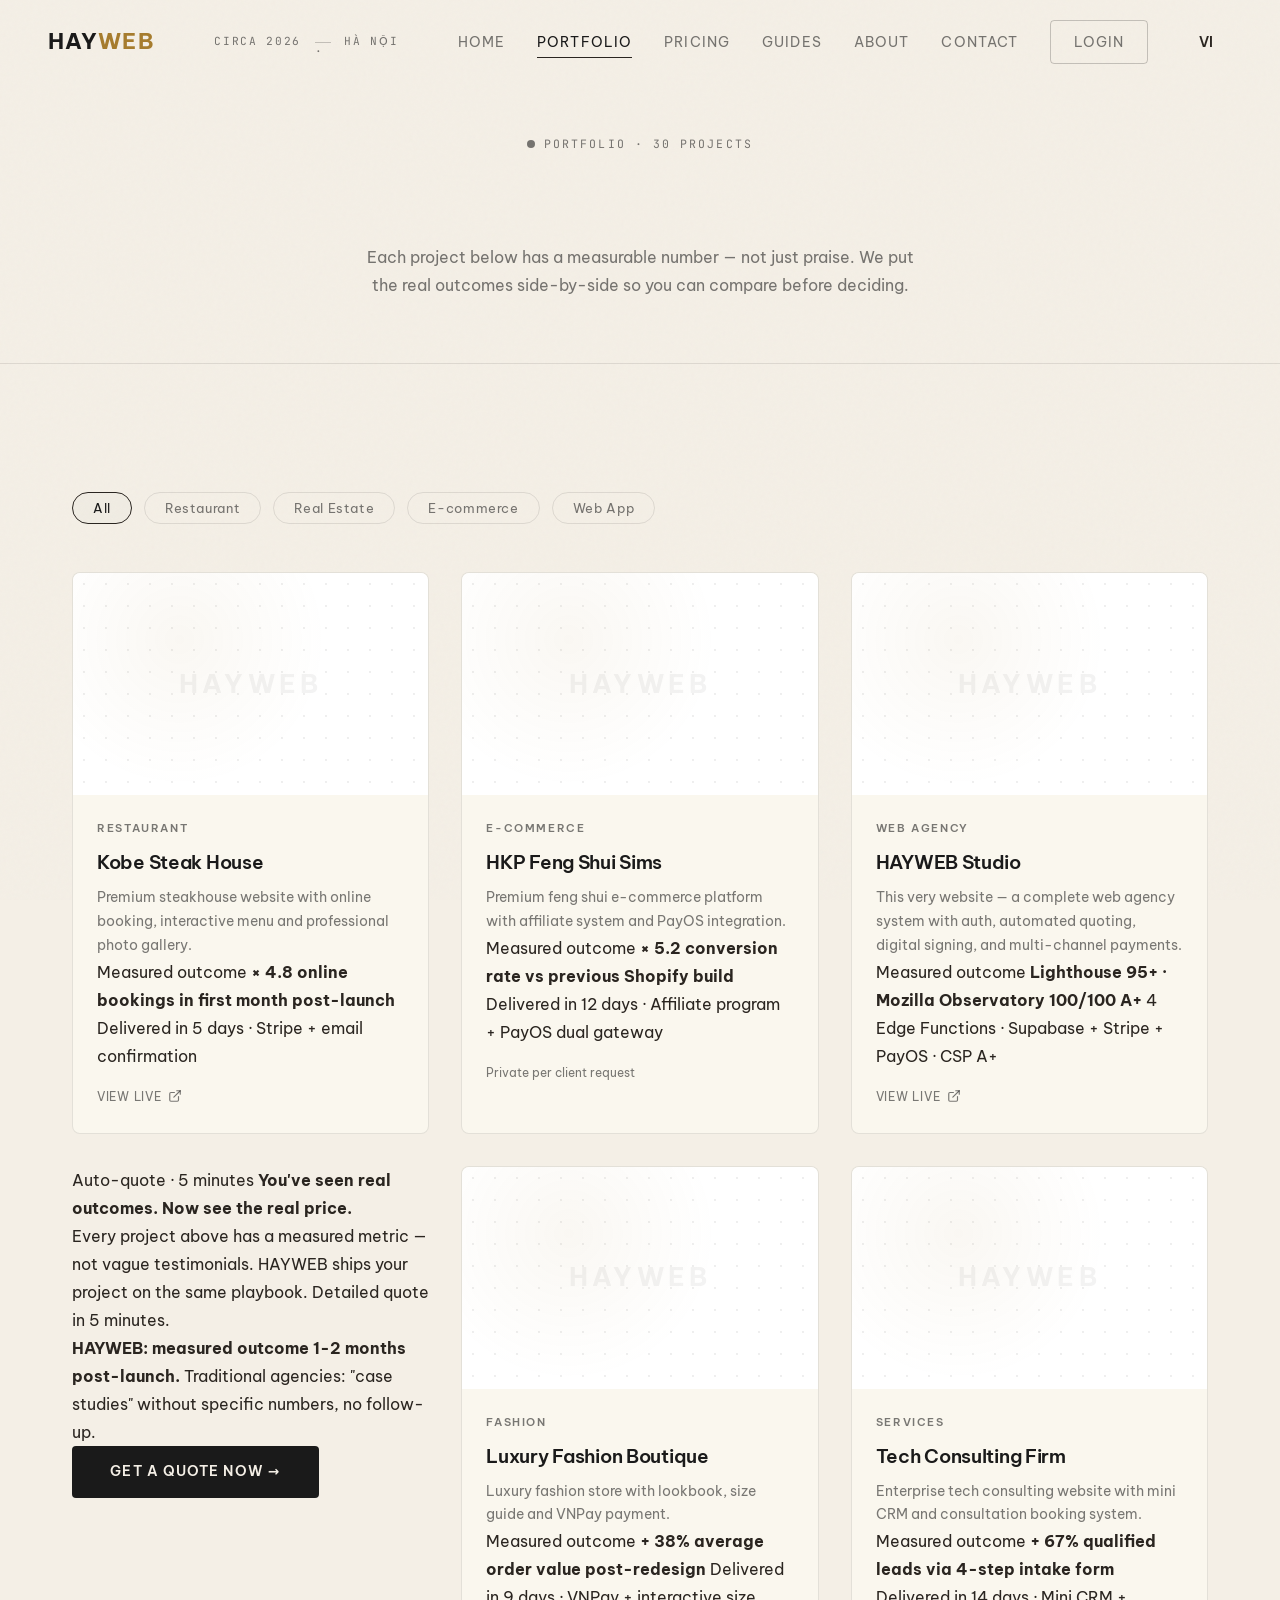
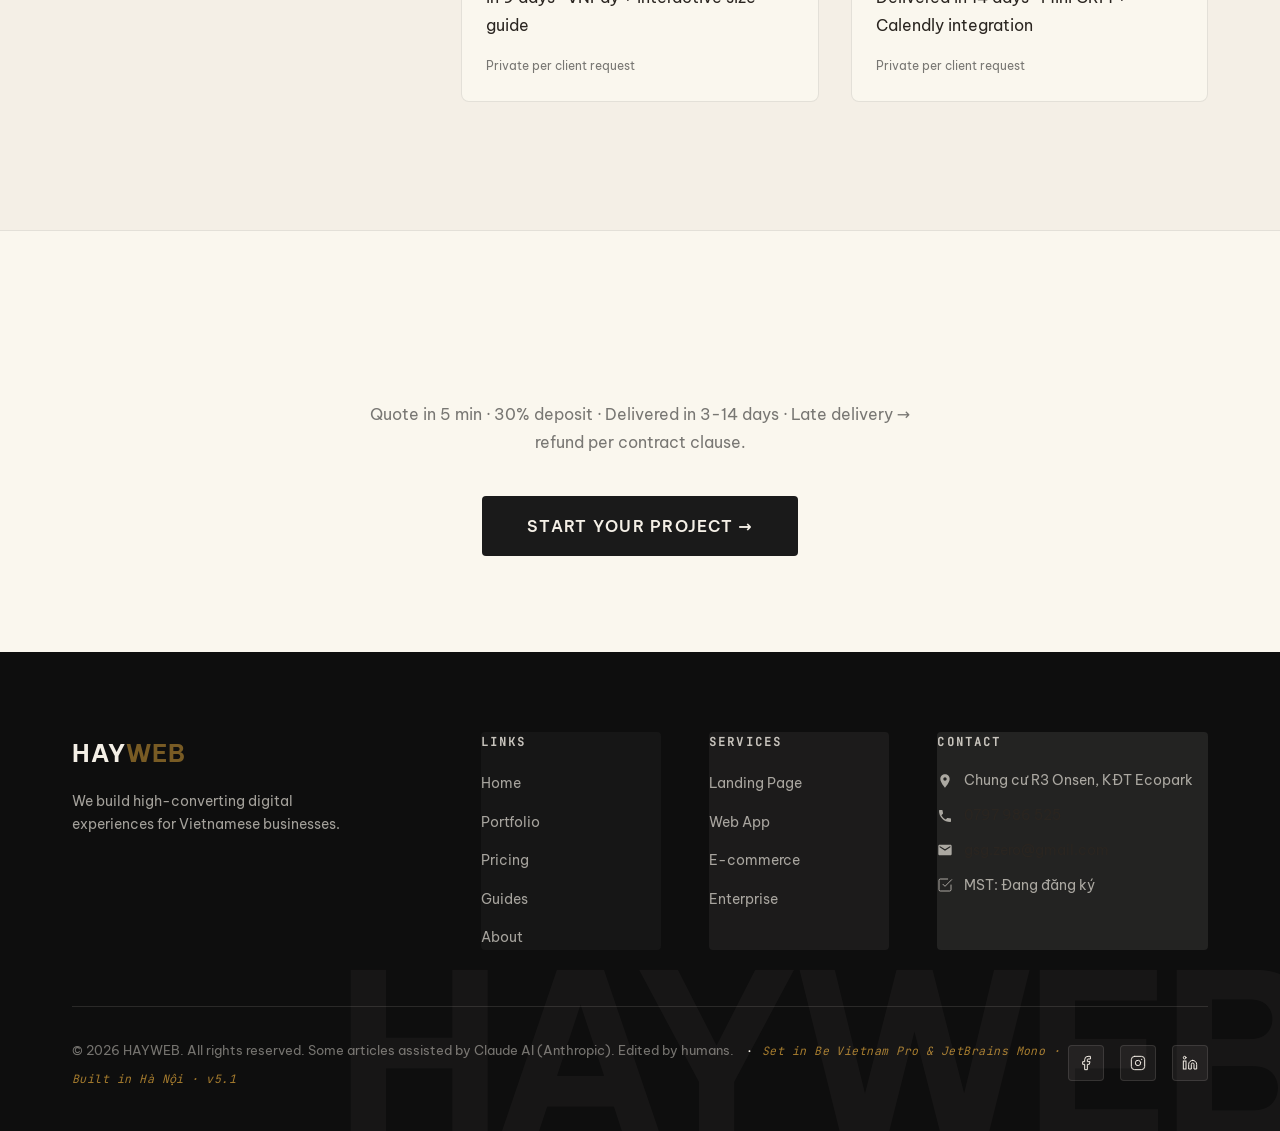
<file: portfolio.html>
<!DOCTYPE html>
<html lang="vi">
<head>
  <meta charset="UTF-8">
  <meta name="viewport" content="width=device-width, initial-scale=1.0">
  <title>Portfolio dự án website HAYWEB — Phương pháp 4-Layer Experience HAYWEB</title>
  <meta name="description" content="Phương pháp 4-Layer Experience HAYWEB HAYWEB đã bàn giao: nhà hàng, sim phong thủy, agency, luxury fashion. Xem case study chi tiết phương pháp đo được.">
  <meta property="og:title" content="Portfolio dự án website HAYWEB — Phương pháp 4-Layer Experience HAYWEB">
  <meta property="og:description" content="30+ case study website HAYWEB đã bàn giao: F&B, e-commerce, agency, luxury. Kết quả thực tế đo lường được.">
  <meta property="og:url" content="https://hayweb.vn/portfolio">
  <meta property="og:type" content="website">
  <meta property="og:image" content="https://hayweb.vn/images/og-image.jpg">
  <meta property="og:image:width" content="1200">
  <meta property="og:image:height" content="630">
  <meta property="og:image:alt" content="HAYWEB – Studio thiết kế website cao cấp Hà Nội">
  <meta property="og:locale" content="vi_VN">
  <meta property="og:site_name" content="HAYWEB">
  <meta name="twitter:card" content="summary_large_image">
  <meta name="twitter:title" content="Portfolio dự án website HAYWEB — 30+ case study">
  <meta name="twitter:description" content="Phương pháp 4-Layer Experience HAYWEB. F&B · e-commerce · agency · luxury.">
  <meta name="twitter:image" content="https://hayweb.vn/images/og-image.jpg">
  <link rel="icon" href="/favicon.svg" type="image/svg+xml">
  <link rel="canonical" href="https://hayweb.vn/portfolio">
  <link rel="preload" href="fonts/inter-400-latin.woff2" as="font" type="font/woff2" crossorigin>
  <link rel="preload" href="fonts/inter-600-latin.woff2" as="font" type="font/woff2" crossorigin>
  <link rel="preload" href="fonts/playfair-roman-latin.woff2" as="font" type="font/woff2" crossorigin>
  <link rel="preload" href="fonts/bvp-400-vi.woff2" as="font" type="font/woff2" crossorigin>
  <link rel="stylesheet" href="css/style.css">
  <script type="application/ld+json">
  {
    "@context": "https://schema.org",
    "@graph": [
      {
        "@type": "ProfessionalService",
        "@id": "https://hayweb.vn/#organization",
        "name": "HAYWEB",
        "alternateName": "HAYWEB Studio",
        "url": "https://hayweb.vn/",
        "logo": { "@type": "ImageObject", "url": "https://hayweb.vn/favicon.svg", "width": 512, "height": 512 },
        "description": "Studio thiết kế website cao cấp tại Hà Nội. Bốn trụ cột: website chuyển đổi cao, quảng cáo tối ưu, SEO bền vững, chiến lược tăng trưởng cho doanh nghiệp Việt.",
        "address": {
          "@type": "PostalAddress",
          "streetAddress": "Chung cư R3 Onsen, KĐT Ecopark",
          "addressLocality": "Hà Nội",
          "addressCountry": "VN"
        },
        "contactPoint": {
          "@type": "ContactPoint",
          "telephone": "+84-797-986-525",
          "contactType": "customer service",
          "areaServed": "VN",
          "availableLanguage": ["Vietnamese", "English"]
        },
        "founder": { "@id": "https://hayweb.vn/about#gialuong" },
        "areaServed": { "@type": "Country", "name": "Vietnam" }
      },
      {
        "@type": "WebSite",
        "@id": "https://hayweb.vn/#website",
        "url": "https://hayweb.vn/",
        "name": "HAYWEB",
        "publisher": { "@id": "https://hayweb.vn/#organization" },
        "inLanguage": ["vi", "en"]
      },
      {
        "@type": "CollectionPage",
        "@id": "https://hayweb.vn/portfolio#webpage",
        "url": "https://hayweb.vn/portfolio",
        "name": "Portfolio dự án website HAYWEB — Phương pháp 4-Layer Experience HAYWEB",
        "description": "Phương pháp 4-Layer Experience HAYWEB HAYWEB đã bàn giao: nhà hàng, sim phong thủy, agency, luxury fashion. Xem case study chi tiết phương pháp đo được.",
        "isPartOf": { "@id": "https://hayweb.vn/#website" },
        "about": { "@id": "https://hayweb.vn/#organization" },
        "mainEntity": { "@id": "https://hayweb.vn/portfolio#itemlist" },
        "breadcrumb": { "@id": "https://hayweb.vn/portfolio#breadcrumb" },
        "inLanguage": "vi"
      },
      {
        "@type": "BreadcrumbList",
        "@id": "https://hayweb.vn/portfolio#breadcrumb",
        "itemListElement": [
          { "@type": "ListItem", "position": 1, "name": "Trang chủ", "item": "https://hayweb.vn/" },
          { "@type": "ListItem", "position": 2, "name": "Portfolio", "item": "https://hayweb.vn/portfolio" }
        ]
      },
      {
        "@type": "ItemList",
        "@id": "https://hayweb.vn/portfolio#itemlist",
        "name": "HAYWEB Portfolio",
        "itemListOrder": "https://schema.org/ItemListOrderDescending",
        "numberOfItems": 5,
        "itemListElement": [
          { "@type": "ListItem", "position": 1, "item": { "@type": "CreativeWork", "name": "Kobe Steak House", "url": "https://kobe-steak.vercel.app" } },
          { "@type": "ListItem", "position": 2, "item": { "@type": "CreativeWork", "name": "HAYWEB Studio", "url": "https://hayweb.vn/" } },
          { "@type": "ListItem", "position": 3, "item": { "@type": "CreativeWork", "name": "HKP Sim Kinh Dịch" } },
          { "@type": "ListItem", "position": 4, "item": { "@type": "CreativeWork", "name": "Luxury Fashion Boutique" } },
          { "@type": "ListItem", "position": 5, "item": { "@type": "CreativeWork", "name": "Tech Consulting Firm" } }
        ]
      }
    ]
  }
  </script>
</head>
<body class="home-dark-luxury">
<nav id="nav"></nav>

<main id="main-content">

<div class="page-header">
  <div class="container">
    <div class="section-label fade-up" style="justify-content:center" id="port-label"></div>
    <h1 class="section-title fade-up" id="port-title"></h1>
    <p class="section-desc fade-up" style="margin:0 auto" id="port-desc"></p>
  </div>
</div>

<section>
  <div class="container">
    <div class="portfolio-filters fade-up" id="filters"></div>
    <div class="portfolio-full-grid" id="portfolio-grid"></div>
  </div>
</section>

<!-- CTA -->
<section class="cta-band">
  <div class="container text-center">
    <h2 class="section-title fade-up" id="cta-title"></h2>
    <p class="section-desc fade-up" style="margin:0 auto 2.5rem" id="cta-desc"></p>
    <div class="fade-up">
      <a href="/new-project.html" class="btn-primary" style="font-size:1rem;padding:1rem 2.8rem" id="cta-btn"></a>
    </div>
  </div>
</section>

</main>

<footer id="footer"></footer>

<script src="js/config.js"></script>
<script src="js/page-portfolio.js"></script>

<!-- Analytics & Tracking (self-hosted) -->
<script defer src="js/web-vitals.js"></script>
<script defer src="js/analytics-loader.js"></script>
</body>
</html>
</file>
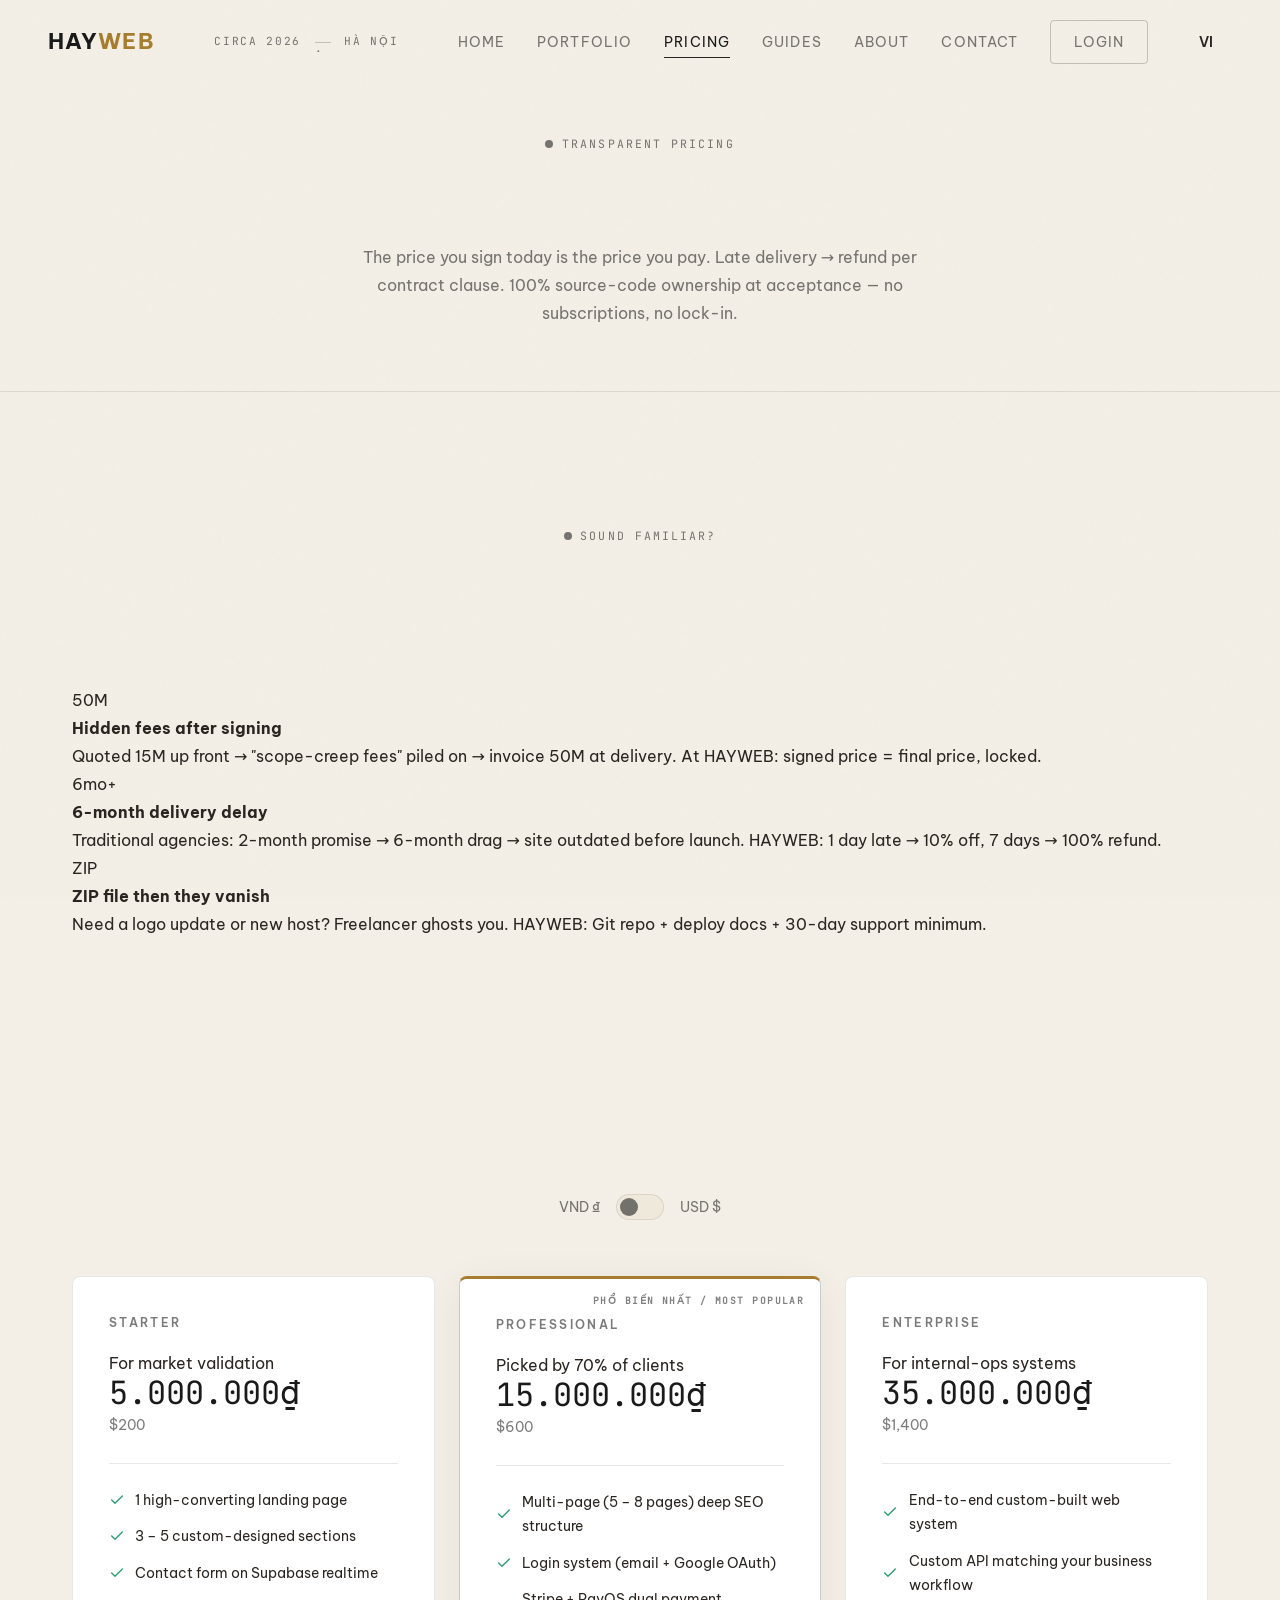
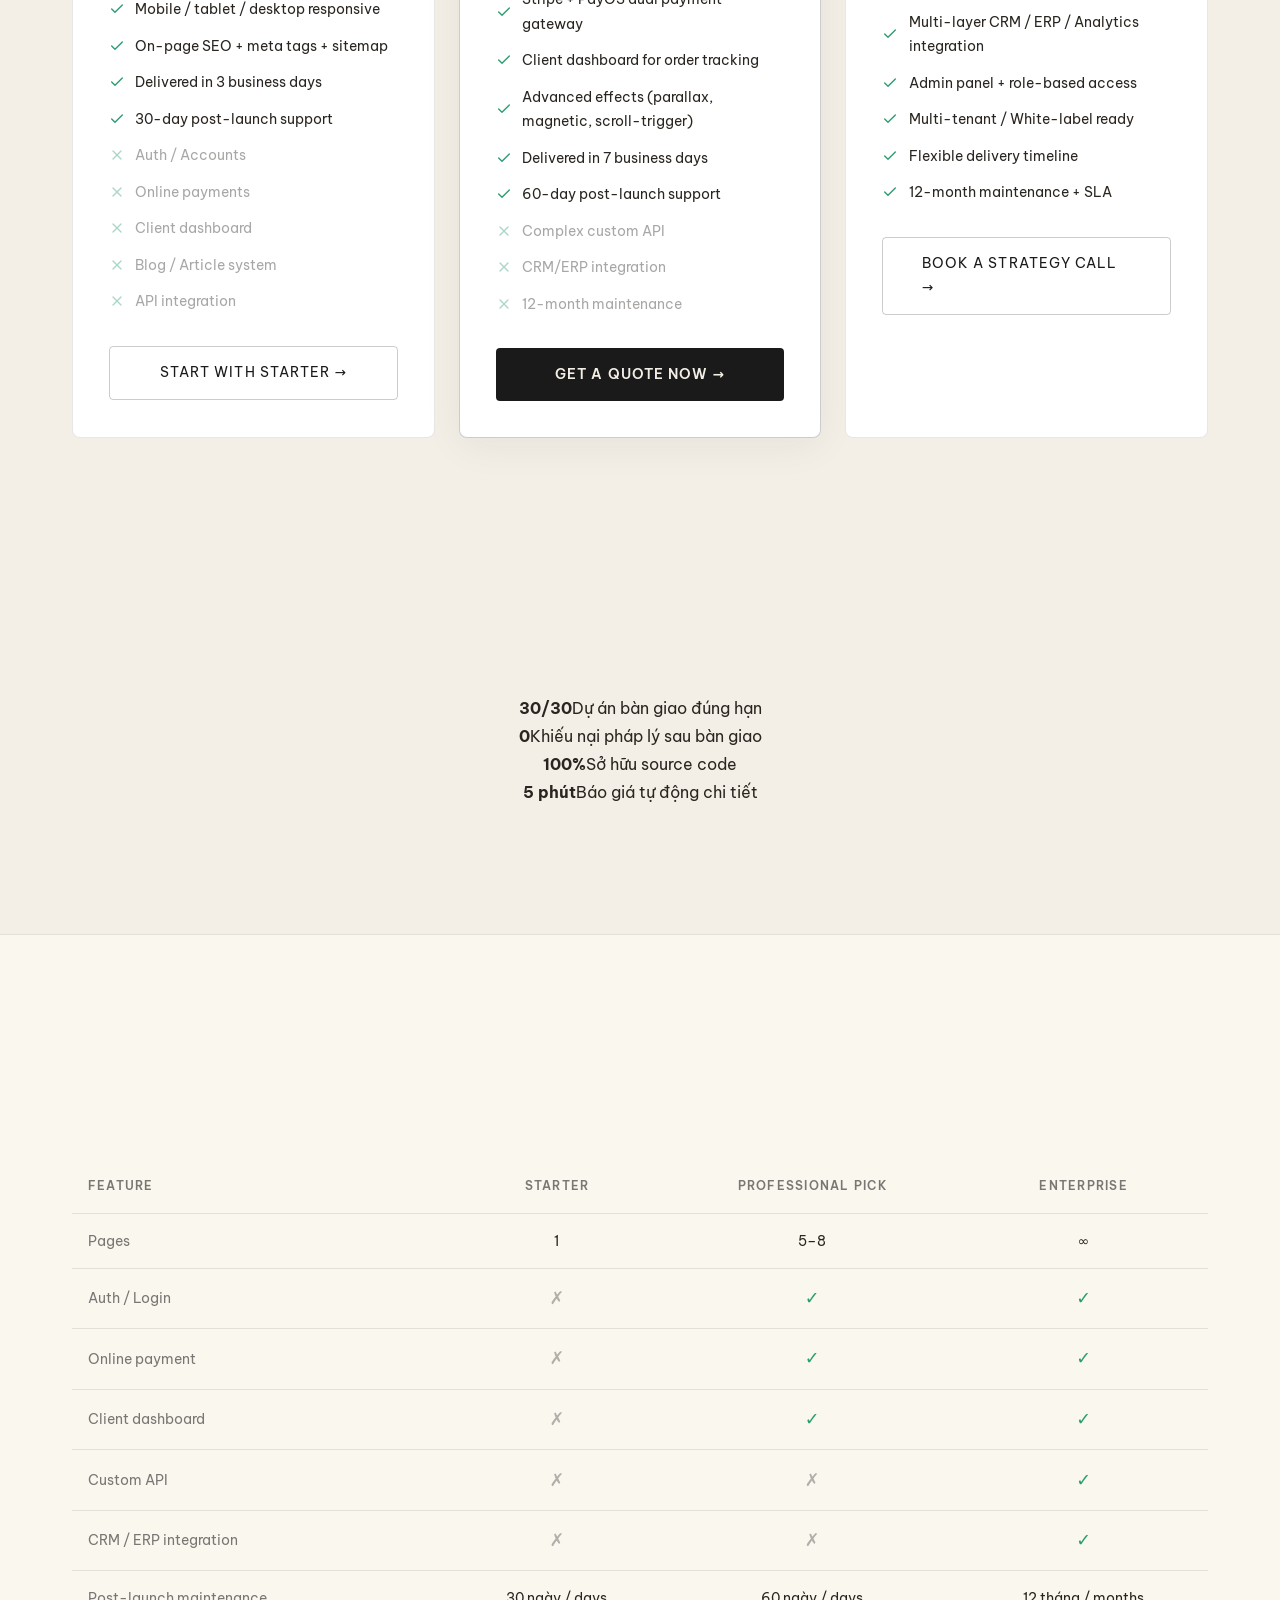
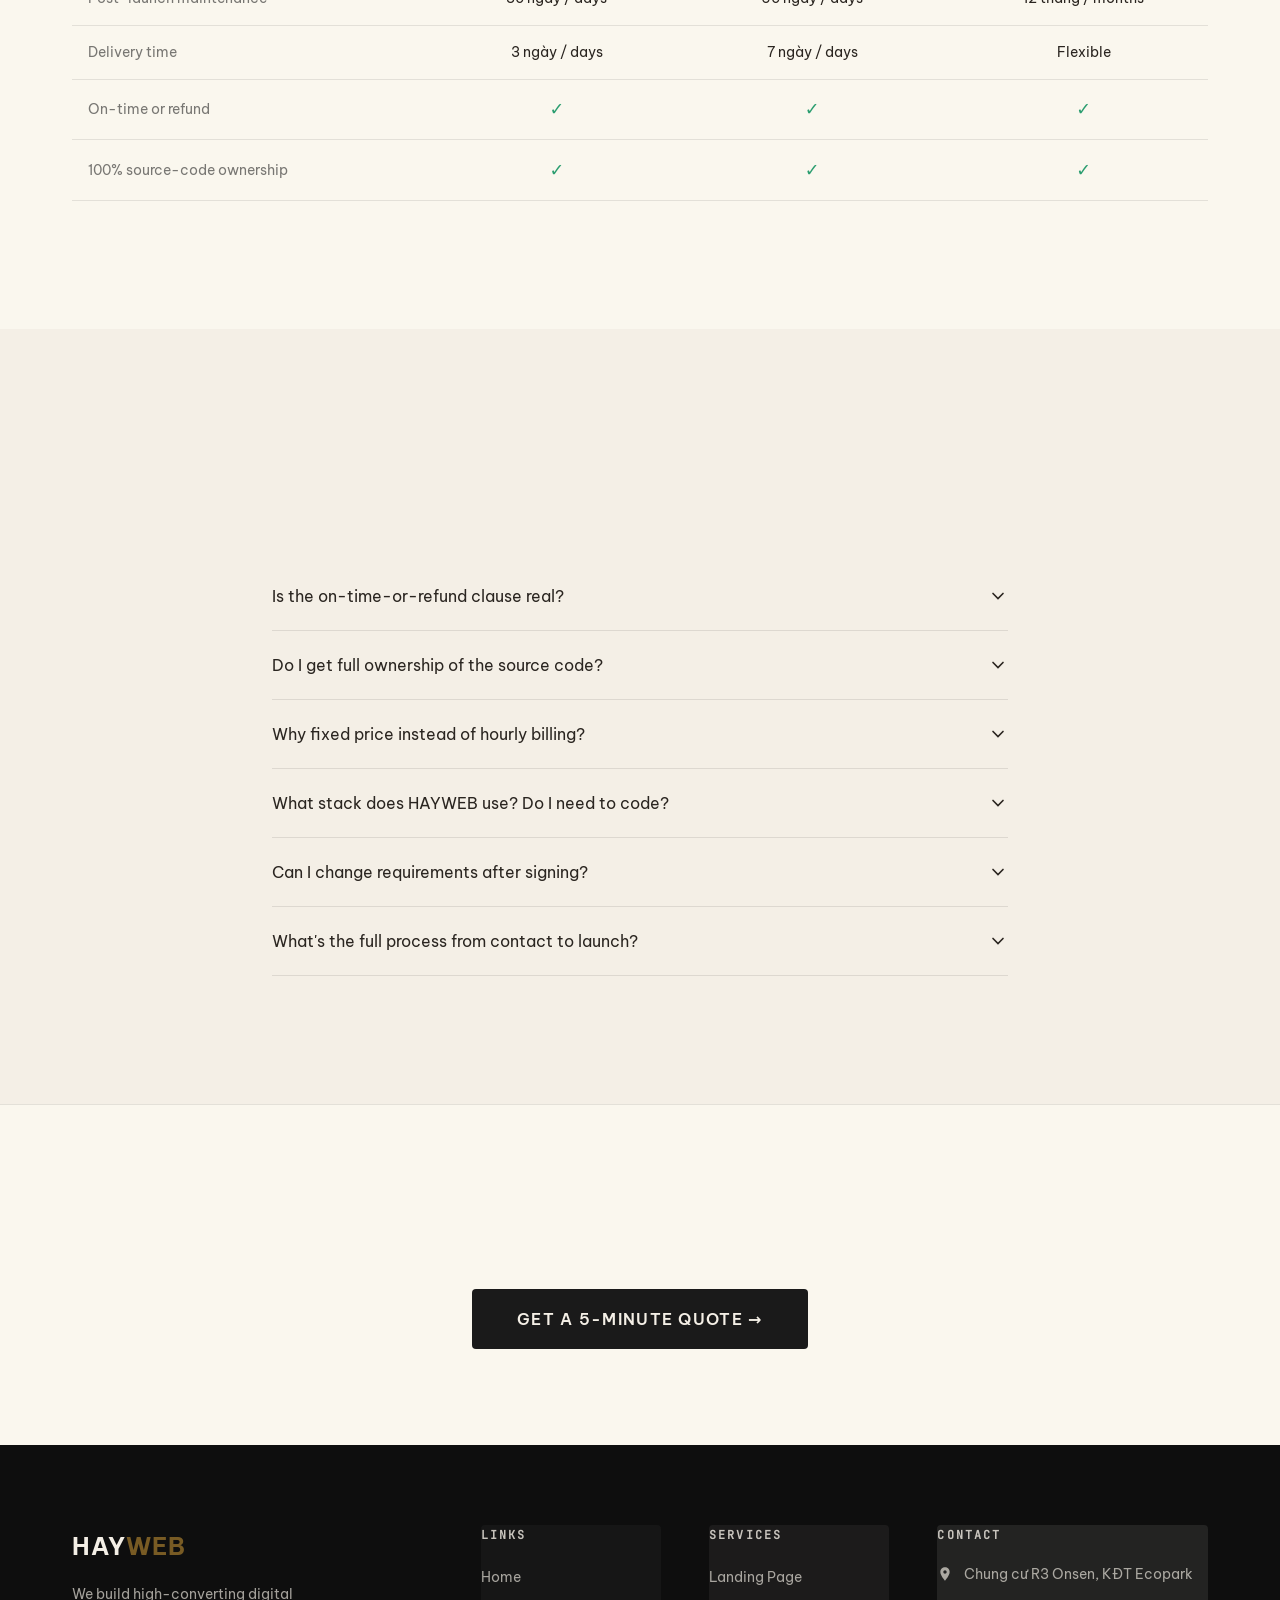
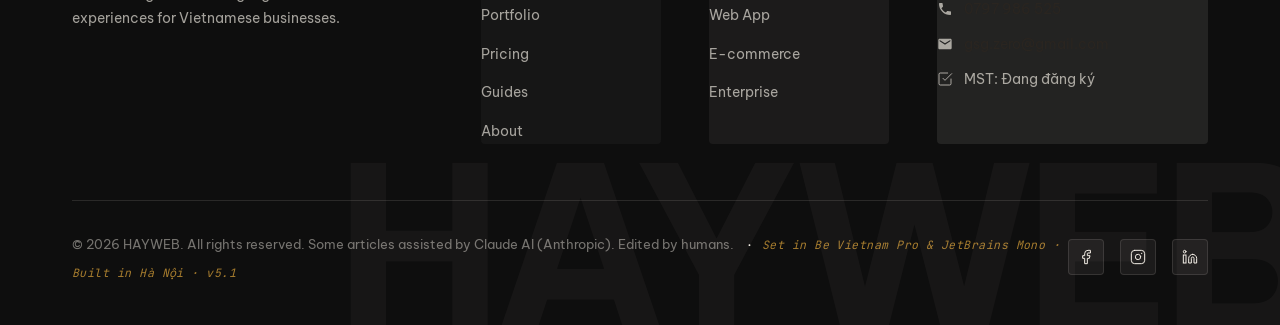
<file: pricing.html>
<!DOCTYPE html>
<html lang="vi">
<head>
  <meta charset="UTF-8">
  <meta name="viewport" content="width=device-width, initial-scale=1.0">
  <title>Bảng giá thiết kế website HAYWEB — Minh bạch, không phí ẩn</title>
  <meta name="description" content="Báo giá thiết kế website HAYWEB minh bạch: Starter 5tr, Professional 15tr, Enterprise 35tr. Không phí ẩn. Bảo hành 6 tháng. Tư vấn miễn phí.">
  <meta property="og:title" content="Bảng giá thiết kế website HAYWEB — Minh bạch, không phí ẩn">
  <meta property="og:description" content="3 gói: Starter 5tr · Professional 15tr · Enterprise 35tr. Không phí ẩn, bảo hành 6 tháng. Tư vấn miễn phí.">
  <meta property="og:url" content="https://hayweb.vn/pricing">
  <meta property="og:type" content="website">
  <meta property="og:image" content="https://hayweb.vn/images/og-image.jpg">
  <meta property="og:image:width" content="1200">
  <meta property="og:image:height" content="630">
  <meta property="og:image:alt" content="HAYWEB – Studio thiết kế website cao cấp Hà Nội">
  <meta property="og:locale" content="vi_VN">
  <meta property="og:site_name" content="HAYWEB">
  <meta name="twitter:card" content="summary_large_image">
  <meta name="twitter:title" content="Bảng giá thiết kế website HAYWEB — Minh bạch">
  <meta name="twitter:description" content="3 gói: Starter 5tr · Professional 15tr · Enterprise 35tr. Bảo hành 6 tháng.">
  <meta name="twitter:image" content="https://hayweb.vn/images/og-image.jpg">
  <link rel="icon" href="/favicon.svg" type="image/svg+xml">
  <link rel="canonical" href="https://hayweb.vn/pricing">
  <link rel="preload" href="fonts/inter-400-latin.woff2" as="font" type="font/woff2" crossorigin>
  <link rel="preload" href="fonts/inter-600-latin.woff2" as="font" type="font/woff2" crossorigin>
  <link rel="preload" href="fonts/playfair-roman-latin.woff2" as="font" type="font/woff2" crossorigin>
  <link rel="preload" href="fonts/bvp-400-vi.woff2" as="font" type="font/woff2" crossorigin>
  <link rel="stylesheet" href="css/style.css">
  <script type="application/ld+json">
  {
    "@context": "https://schema.org",
    "@graph": [
      {
        "@type": "ProfessionalService",
        "@id": "https://hayweb.vn/#organization",
        "name": "HAYWEB",
        "alternateName": "HAYWEB Studio",
        "url": "https://hayweb.vn/",
        "logo": { "@type": "ImageObject", "url": "https://hayweb.vn/favicon.svg", "width": 512, "height": 512 },
        "description": "Studio thiết kế website cao cấp tại Hà Nội. Bốn trụ cột: website chuyển đổi cao, quảng cáo tối ưu, SEO bền vững, chiến lược tăng trưởng cho doanh nghiệp Việt.",
        "address": {
          "@type": "PostalAddress",
          "streetAddress": "Chung cư R3 Onsen, KĐT Ecopark",
          "addressLocality": "Hà Nội",
          "addressCountry": "VN"
        },
        "contactPoint": {
          "@type": "ContactPoint",
          "telephone": "+84-797-986-525",
          "contactType": "sales",
          "areaServed": "VN",
          "availableLanguage": ["Vietnamese", "English"]
        },
        "founder": { "@id": "https://hayweb.vn/about#gialuong" },
        "areaServed": { "@type": "Country", "name": "Vietnam" }
      },
      {
        "@type": "WebSite",
        "@id": "https://hayweb.vn/#website",
        "url": "https://hayweb.vn/",
        "name": "HAYWEB",
        "publisher": { "@id": "https://hayweb.vn/#organization" },
        "inLanguage": ["vi", "en"]
      },
      {
        "@type": "WebPage",
        "@id": "https://hayweb.vn/pricing#webpage",
        "url": "https://hayweb.vn/pricing",
        "name": "Bảng giá thiết kế website HAYWEB — Minh bạch, không phí ẩn",
        "description": "Báo giá thiết kế website HAYWEB minh bạch: Starter 5tr, Professional 15tr, Enterprise 35tr. Không phí ẩn. Bảo hành 6 tháng. Tư vấn miễn phí.",
        "isPartOf": { "@id": "https://hayweb.vn/#website" },
        "about": { "@id": "https://hayweb.vn/#organization" },
        "breadcrumb": { "@id": "https://hayweb.vn/pricing#breadcrumb" },
        "inLanguage": "vi"
      },
      {
        "@type": "BreadcrumbList",
        "@id": "https://hayweb.vn/pricing#breadcrumb",
        "itemListElement": [
          { "@type": "ListItem", "position": 1, "name": "Trang chủ", "item": "https://hayweb.vn/" },
          { "@type": "ListItem", "position": 2, "name": "Bảng giá", "item": "https://hayweb.vn/pricing" }
        ]
      },
      {
        "@type": "Service",
        "@id": "https://hayweb.vn/pricing#starter",
        "name": "Starter — Website doanh nghiệp cơ bản",
        "serviceType": "Web Design",
        "provider": { "@id": "https://hayweb.vn/#organization" },
        "areaServed": { "@type": "Country", "name": "Vietnam" },
        "offers": {
          "@type": "Offer",
          "price": "5000000",
          "priceCurrency": "VND",
          "url": "https://hayweb.vn/pricing",
          "availability": "https://schema.org/InStock"
        }
      },
      {
        "@type": "Service",
        "@id": "https://hayweb.vn/pricing#professional",
        "name": "Professional — Website thương mại tối ưu chuyển đổi",
        "serviceType": "Web Design",
        "provider": { "@id": "https://hayweb.vn/#organization" },
        "areaServed": { "@type": "Country", "name": "Vietnam" },
        "offers": {
          "@type": "Offer",
          "price": "15000000",
          "priceCurrency": "VND",
          "url": "https://hayweb.vn/pricing",
          "availability": "https://schema.org/InStock"
        }
      },
      {
        "@type": "Service",
        "@id": "https://hayweb.vn/pricing#enterprise",
        "name": "Enterprise — Hệ thống website tùy biến cao cấp",
        "serviceType": "Web Design",
        "provider": { "@id": "https://hayweb.vn/#organization" },
        "areaServed": { "@type": "Country", "name": "Vietnam" },
        "offers": {
          "@type": "Offer",
          "price": "35000000",
          "priceCurrency": "VND",
          "url": "https://hayweb.vn/pricing",
          "availability": "https://schema.org/InStock"
        }
      }
    ]
  }
  </script>
</head>
<body class="home-dark-luxury">
<nav id="nav"></nav>

<main id="main-content">

<div class="page-header">
  <div class="container">
    <div class="section-label fade-up" style="justify-content:center" id="price-label"></div>
    <h1 class="section-title fade-up" id="price-title"></h1>
    <p class="section-desc fade-up" style="margin:0 auto" id="price-desc"></p>
  </div>
</div>

<!-- Pain strip — 3 anti-patterns (kích cầu before tiers) -->
<section class="pricing-pain-section" data-nav-dark>
  <div class="container">
    <div class="text-center" style="margin-bottom:2.5rem">
      <div class="section-label fade-up" style="justify-content:center" id="pain-label"></div>
      <h2 class="section-title fade-up" id="pain-title" style="font-size:clamp(1.6rem,2.8vw,2.4rem)"></h2>
    </div>
    <div class="pricing-pain-grid" id="pain-strip"></div>
  </div>
</section>

<section>
  <div class="container">
    <div class="pricing-toggle" id="toggle-wrap">
      <span id="toggle-vnd"></span>
      <div class="toggle-switch" id="currency-toggle"></div>
      <span id="toggle-usd"></span>
    </div>
    <div class="pricing-preview" id="pricing-grid" style="max-width:none"></div>
  </div>
</section>

<!-- Trust band post-tier (risk-reversal stack) -->
<section class="pricing-trust-band" data-nav-dark>
  <div class="container text-center">
    <div class="pricing-trust-grid">
      <div class="trust-item fade-up"><strong>30/30</strong><span>Dự án bàn giao đúng hạn</span></div>
      <div class="trust-item fade-up"><strong>0</strong><span>Khiếu nại pháp lý sau bàn giao</span></div>
      <div class="trust-item fade-up"><strong>100%</strong><span>Sở hữu source code</span></div>
      <div class="trust-item fade-up"><strong>5 phút</strong><span>Báo giá tự động chi tiết</span></div>
    </div>
  </div>
</section>

<!-- Comparison table -->
<section style="background:var(--surface);border-top:1px solid var(--border)">
  <div class="container">
    <h2 class="section-title text-center fade-up" style="margin-bottom:2.5rem" id="compare-title"></h2>
    <div style="overflow-x:auto">
      <table class="compare-table" id="compare-table"></table>
    </div>
  </div>
</section>

<!-- FAQ -->
<section>
  <div class="container" style="max-width:800px">
    <h2 class="section-title text-center fade-up" style="margin-bottom:3rem" id="faq-title"></h2>
    <div id="faq-list"></div>
  </div>
</section>

<!-- CTA -->
<section class="cta-band">
  <div class="container text-center">
    <h2 class="section-title fade-up" id="cta-title"></h2>
    <div class="fade-up" style="margin-top:2rem">
      <a href="/new-project.html" class="btn-primary" style="font-size:1rem;padding:1rem 2.8rem" id="cta-btn"></a>
    </div>
  </div>
</section>

</main>

<footer id="footer"></footer>

<script src="js/config.js"></script>
<script src="js/page-pricing.js"></script>

<!-- Analytics & Tracking (self-hosted) -->
<script defer src="js/web-vitals.js"></script>
<script defer src="js/analytics-loader.js"></script>
</body>
</html>
</file>
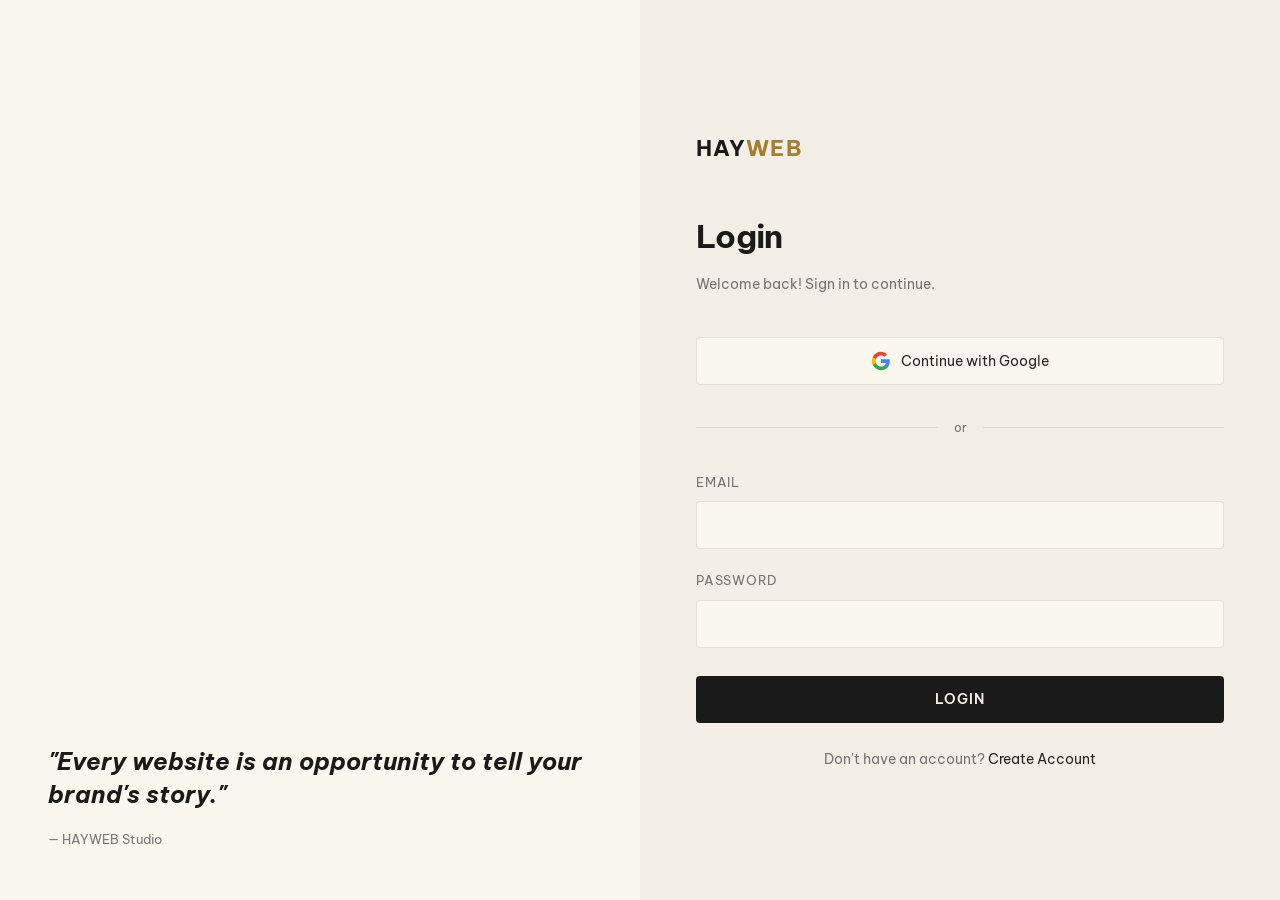
<file: quote.html>
<!DOCTYPE html>
<html lang="vi">
<head>
  <meta charset="UTF-8">
  <link rel="icon" href="/favicon.svg" type="image/svg+xml">
  <meta name="viewport" content="width=device-width, initial-scale=1.0">
  <title>Báo giá dự án – HAYWEB</title>
  <meta name="robots" content="noindex">
  <link rel="preload" href="fonts/inter-400-latin.woff2" as="font" type="font/woff2" crossorigin>
  <link rel="preload" href="fonts/inter-600-latin.woff2" as="font" type="font/woff2" crossorigin>
  <link rel="preload" href="fonts/playfair-roman-latin.woff2" as="font" type="font/woff2" crossorigin>
  <link rel="preload" href="fonts/bvp-400-vi.woff2" as="font" type="font/woff2" crossorigin>
  <link rel="stylesheet" href="css/style.css">
</head>
<body class="home-dark-luxury">
<nav id="nav"></nav>

<main style="padding-top:6rem;padding-bottom:4rem">
  <div class="container">
    <div style="margin-bottom:2rem">
      <div class="section-label" id="quote-by-label"></div>
      <h1 class="section-title" id="quote-title-heading"></h1>
    </div>

    <div class="quote-layout" id="quote-layout">
      <!-- Quote body -->
      <div class="quote-body" id="quote-body">
        <p style="color:var(--muted)" id="loading-msg"></p>
      </div>

      <!-- Sidebar -->
      <div class="quote-sidebar">
        <!-- Summary card -->
        <div class="quote-meta-card">
          <h3 class="quote-section-title" id="summary-title"></h3>
          <div id="quote-summary-content"></div>
        </div>

        <!-- Signature card -->
        <div class="quote-signature-card">
          <h3 class="quote-section-title" id="sign-title"></h3>
          <canvas id="sig-canvas" class="signature-canvas"></canvas>
          <div style="display:flex;gap:.75rem;margin-top:.75rem">
            <button class="btn-ghost" id="sig-clear" style="color:var(--muted);font-size:.8rem;padding:.4rem .75rem"></button>
          </div>
        </div>

        <!-- Payment card -->
        <div class="quote-payment-card">
          <h3 class="quote-section-title" id="pay-title"></h3>
          <div class="payment-methods" style="margin-bottom:1.25rem">
            <button class="payment-btn active" id="btn-stripe">
              <div id="stripe-label"></div>
            </button>
            <button class="payment-btn" id="btn-payos">
              <div id="payos-label"></div>
            </button>
          </div>
          <button class="btn-primary" id="btn-pay" style="width:100%;justify-content:center"></button>
        </div>
      </div>
    </div>
  </div>
</main>

<footer id="footer"></footer>

<script src="js/supabase.min.js"></script>
<script src="js/signature_pad.min.js"></script>
<script src="js/config.js"></script>
<script src="js/page-quote.js"></script>

<!-- Analytics & Tracking (self-hosted) -->
<script defer src="js/gtag.js"></script>
<script defer src="js/analytics.js"></script>
<script defer src="js/clarity-setup.js"></script>
<script defer src="js/web-vitals.js"></script>
</body>
</html>
</file>
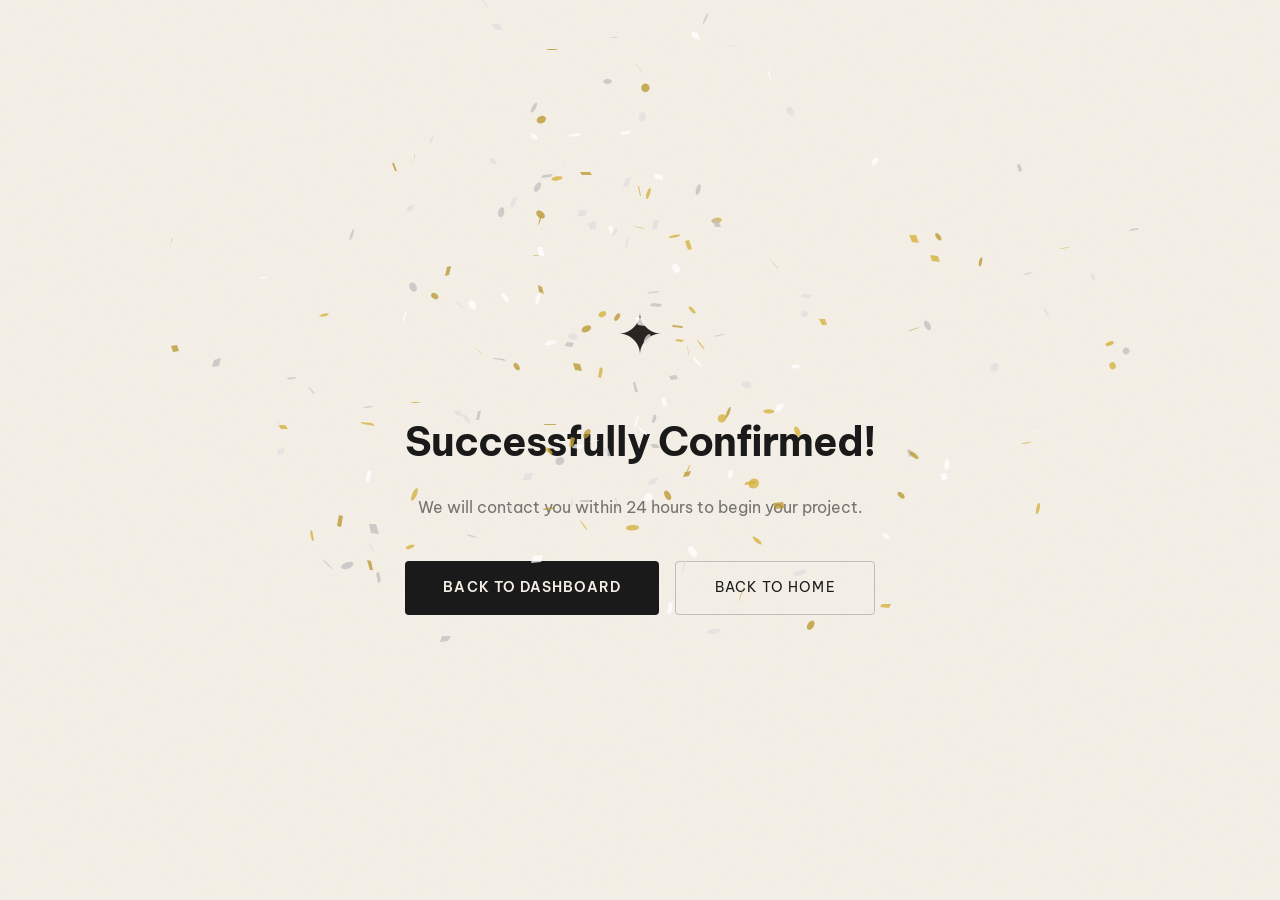
<file: success.html>
<!DOCTYPE html>
<html lang="vi">
<head>
  <meta charset="UTF-8">
  <link rel="icon" href="/favicon.svg" type="image/svg+xml">
  <meta name="viewport" content="width=device-width, initial-scale=1.0">
  <title>Thanh toán thành công – HAYWEB</title>
  <meta name="robots" content="noindex">
  <link rel="preload" href="fonts/inter-400-latin.woff2" as="font" type="font/woff2" crossorigin>
  <link rel="preload" href="fonts/inter-600-latin.woff2" as="font" type="font/woff2" crossorigin>
  <link rel="preload" href="fonts/playfair-roman-latin.woff2" as="font" type="font/woff2" crossorigin>
  <link rel="preload" href="fonts/bvp-400-vi.woff2" as="font" type="font/woff2" crossorigin>
  <link rel="stylesheet" href="css/style.css">
</head>
<body class="home-dark-luxury">
<div class="success-page">
  <div class="container text-center">
    <div class="success-icon">✦</div>
    <h1 class="success-title" id="succ-title"></h1>
    <p class="success-desc" id="succ-desc"></p>
    <div style="display:flex;gap:1rem;justify-content:center;flex-wrap:wrap">
      <a href="/dashboard.html" class="btn-primary" id="succ-back"></a>
      <a href="/index.html" class="btn-outline" id="succ-home"></a>
    </div>
  </div>
</div>

<script src="js/supabase.min.js"></script>
<script src="js/confetti.min.js"></script>
<script src="js/config.js"></script>
<script src="js/page-success.js"></script>

<!-- Analytics & Tracking (self-hosted) -->
<script defer src="js/gtag.js"></script>
<script defer src="js/analytics.js"></script>
<script defer src="js/clarity-setup.js"></script>
<script defer src="js/web-vitals.js"></script>
</body>
</html>
</file>
<file: css/style.css>
/* ===== FONTS ===== */
/* Be Vietnam Pro — display + body */
@font-face {
  font-family: 'Be Vietnam Pro';
  font-style: normal; font-weight: 300; font-display: swap;
  src: url('../fonts/bvp-300-vi.woff2') format('woff2');
  unicode-range: U+0102-0103, U+0110-0111, U+0128-0129, U+0168-0169, U+01A0-01A1, U+01AF-01B0, U+0300-0301, U+0303-0304, U+0308-0309, U+0323, U+0329, U+1EA0-1EF9, U+20AB;
}
@font-face {
  font-family: 'Be Vietnam Pro';
  font-style: normal; font-weight: 300; font-display: swap;
  src: url('../fonts/bvp-300-latin.woff2') format('woff2');
  unicode-range: U+0000-00FF, U+0131, U+0152-0153, U+02BB-02BC, U+02C6, U+02DA, U+02DC, U+0304, U+0308, U+0329, U+2000-206F, U+20AC, U+2122, U+2191, U+2193, U+2212, U+2215, U+FEFF, U+FFFD;
}
@font-face {
  font-family: 'Be Vietnam Pro';
  font-style: normal; font-weight: 400; font-display: swap;
  src: url('../fonts/bvp-400-vi.woff2') format('woff2');
  unicode-range: U+0102-0103, U+0110-0111, U+0128-0129, U+0168-0169, U+01A0-01A1, U+01AF-01B0, U+0300-0301, U+0303-0304, U+0308-0309, U+0323, U+0329, U+1EA0-1EF9, U+20AB;
}
@font-face {
  font-family: 'Be Vietnam Pro';
  font-style: normal; font-weight: 400; font-display: swap;
  src: url('../fonts/bvp-400-latin.woff2') format('woff2');
  unicode-range: U+0000-00FF, U+0131, U+0152-0153, U+02BB-02BC, U+02C6, U+02DA, U+02DC, U+0304, U+0308, U+0329, U+2000-206F, U+20AC, U+2122, U+2191, U+2193, U+2212, U+2215, U+FEFF, U+FFFD;
}
@font-face {
  font-family: 'Be Vietnam Pro';
  font-style: normal; font-weight: 600; font-display: swap;
  src: url('../fonts/bvp-600-vi.woff2') format('woff2');
  unicode-range: U+0102-0103, U+0110-0111, U+0128-0129, U+0168-0169, U+01A0-01A1, U+01AF-01B0, U+0300-0301, U+0303-0304, U+0308-0309, U+0323, U+0329, U+1EA0-1EF9, U+20AB;
}
@font-face {
  font-family: 'Be Vietnam Pro';
  font-style: normal; font-weight: 600; font-display: swap;
  src: url('../fonts/bvp-600-latin.woff2') format('woff2');
  unicode-range: U+0000-00FF, U+0131, U+0152-0153, U+02BB-02BC, U+02C6, U+02DA, U+02DC, U+0304, U+0308, U+0329, U+2000-206F, U+20AC, U+2122, U+2191, U+2193, U+2212, U+2215, U+FEFF, U+FFFD;
}
@font-face {
  font-family: 'Be Vietnam Pro';
  font-style: normal; font-weight: 700; font-display: swap;
  src: url('../fonts/bvp-700-vi.woff2') format('woff2');
  unicode-range: U+0102-0103, U+0110-0111, U+0128-0129, U+0168-0169, U+01A0-01A1, U+01AF-01B0, U+0300-0301, U+0303-0304, U+0308-0309, U+0323, U+0329, U+1EA0-1EF9, U+20AB;
}
@font-face {
  font-family: 'Be Vietnam Pro';
  font-style: normal; font-weight: 700; font-display: swap;
  src: url('../fonts/bvp-700-latin.woff2') format('woff2');
  unicode-range: U+0000-00FF, U+0131, U+0152-0153, U+02BB-02BC, U+02C6, U+02DA, U+02DC, U+0304, U+0308, U+0329, U+2000-206F, U+20AC, U+2122, U+2191, U+2193, U+2212, U+2215, U+FEFF, U+FFFD;
}
@font-face {
  font-family: 'Be Vietnam Pro';
  font-style: italic; font-weight: 700; font-display: swap;
  src: url('../fonts/bvp-700italic-vi.woff2') format('woff2');
  unicode-range: U+0102-0103, U+0110-0111, U+0128-0129, U+0168-0169, U+01A0-01A1, U+01AF-01B0, U+0300-0301, U+0303-0304, U+0308-0309, U+0323, U+0329, U+1EA0-1EF9, U+20AB;
}
@font-face {
  font-family: 'Be Vietnam Pro';
  font-style: italic; font-weight: 700; font-display: swap;
  src: url('../fonts/bvp-700italic-latin.woff2') format('woff2');
  unicode-range: U+0000-00FF, U+0131, U+0152-0153, U+02BB-02BC, U+02C6, U+02DA, U+02DC, U+0304, U+0308, U+0329, U+2000-206F, U+20AC, U+2122, U+2191, U+2193, U+2212, U+2215, U+FEFF, U+FFFD;
}
@font-face {
  font-family: 'Inter';
  font-style: normal; font-weight: 400; font-display: swap;
  src: url('../fonts/inter-400-vi.woff2') format('woff2');
  unicode-range: U+0102-0103, U+0110-0111, U+0128-0129, U+0168-0169, U+01A0-01A1, U+01AF-01B0, U+0300-0301, U+0303-0304, U+0308-0309, U+0323, U+0329, U+1EA0-1EF9, U+20AB;
}
@font-face {
  font-family: 'Inter';
  font-style: normal; font-weight: 400; font-display: swap;
  src: url('../fonts/inter-400-latin.woff2') format('woff2');
  unicode-range: U+0000-00FF, U+0131, U+0152-0153, U+02BB-02BC, U+02C6, U+02DA, U+02DC, U+0304, U+0308, U+0329, U+2000-206F, U+20AC, U+2122, U+2191, U+2193, U+2212, U+2215, U+FEFF, U+FFFD;
}
@font-face {
  font-family: 'Inter';
  font-style: normal; font-weight: 500; font-display: swap;
  src: url('../fonts/inter-500-vi.woff2') format('woff2');
  unicode-range: U+0102-0103, U+0110-0111, U+0128-0129, U+0168-0169, U+01A0-01A1, U+01AF-01B0, U+0300-0301, U+0303-0304, U+0308-0309, U+0323, U+0329, U+1EA0-1EF9, U+20AB;
}
@font-face {
  font-family: 'Inter';
  font-style: normal; font-weight: 500; font-display: swap;
  src: url('../fonts/inter-400-latin.woff2') format('woff2');
  unicode-range: U+0000-00FF, U+0131, U+0152-0153, U+02BB-02BC, U+02C6, U+02DA, U+02DC, U+0304, U+0308, U+0329, U+2000-206F, U+20AC, U+2122, U+2191, U+2193, U+2212, U+2215, U+FEFF, U+FFFD;
}
@font-face {
  font-family: 'Inter';
  font-style: normal; font-weight: 600; font-display: swap;
  src: url('../fonts/inter-400-vi.woff2') format('woff2');
  unicode-range: U+0102-0103, U+0110-0111, U+0128-0129, U+0168-0169, U+01A0-01A1, U+01AF-01B0, U+0300-0301, U+0303-0304, U+0308-0309, U+0323, U+0329, U+1EA0-1EF9, U+20AB;
}
@font-face {
  font-family: 'Inter';
  font-style: normal; font-weight: 600; font-display: swap;
  src: url('../fonts/inter-600-latin.woff2') format('woff2');
  unicode-range: U+0000-00FF, U+0131, U+0152-0153, U+02BB-02BC, U+02C6, U+02DA, U+02DC, U+0304, U+0308, U+0329, U+2000-206F, U+20AC, U+2122, U+2191, U+2193, U+2212, U+2215, U+FEFF, U+FFFD;
}
@font-face {
  font-family: 'JetBrains Mono';
  font-style: normal; font-weight: 400; font-display: swap;
  src: url('../fonts/jetbrains-latin.woff2') format('woff2');
  unicode-range: U+0000-00FF, U+0131, U+0152-0153, U+02BB-02BC, U+02C6, U+02DA, U+02DC, U+0304, U+0308, U+0329, U+2000-206F, U+20AC, U+2122, U+2191, U+2193, U+2212, U+2215, U+FEFF, U+FFFD;
}

/* ===== RESET & ROOT ===== */
*, *::before, *::after { box-sizing: border-box; margin: 0; padding: 0; }

:root {
  /* Light ivory palette — 60/30/10 system
     #F4EFE6 = ngà ấm dominant page bg
     #FAF7EE = surface (cards, slightly lighter / cooler than bg)
     #FFFFFF = pure white for high-contrast cards/panels (alternate) */
  --bg:            #F4EFE6;            /* dominant bg, 60% */
  --surface:       #FAF7EE;            /* card/nav/panel resting state, 30% */
  --surface-2:     #FFFFFF;            /* high-contrast variant for alternation */
  --surface-hover: #EFE9DC;            /* hover/active on surface elements */
  --surface-deep:    #E5DECF;          /* ascending-tone step 3 — Phase B MC ramp */
  --surface-deepest: #D9D1BF;          /* ascending-tone step 4 — deepest warm cream */
  --ink-deep:        #0E0E0E;          /* alias for stats-dark / process step-05 shock contrast */
  --border:        rgba(26,26,26,0.10);
  --border-hover:  rgba(26,26,26,0.22);

  /* Text hierarchy — dark text on light bg */
  --text:         #1a1a1a;             /* dominant headings */
  --silver:       #2a2520;             /* body text — kept name for compat */
  --silver-light: #4a4540;             /* slightly muted body */
  --muted:        rgba(26,26,26,0.58);
  --muted-2:      rgba(26,26,26,0.32);
  --white:        #FFFFFF;             /* pure white for cards in light theme */

  /* Brand */
  --gold:         #A67C2E;             /* max 2-3 instances per page */
  --gold-light:   #BF9137;

  /* Semantic */
  --success:      #2A9D6F;
  --danger:       #C04949;

  --radius:       4px;                 /* sharp editorial edges */
  --radius-lg:    8px;                 /* larger containers only */
  --shadow:       0 4px 24px rgba(60,40,15,0.08);
  --shadow-lg:    0 16px 56px rgba(60,40,15,0.16);

  --font-display: 'Be Vietnam Pro', system-ui, -apple-system, sans-serif;
  --font-body:    'Be Vietnam Pro', system-ui, -apple-system, sans-serif;
  --font-mono:    'JetBrains Mono', 'Courier New', monospace;

  /* Motion tempo — canonical (PASS 9, 2026-05-03)
     Reference: pieterkoopt.nl uses 0.6s + cubic-bezier(0.16, 1, 0.3, 1) for cohesion.
     HAYWEB had 7 different durations → tempo chaos. Fix: 3 named tempos, 1 named easing.
     Rule: motion (transform, inset, clip-path) → --dur-base.
           color/opacity-only → --dur-fast.
           ambient/scroll-reveal/ken-burns → --dur-slow. */
  --ease-out-expo: cubic-bezier(0.16, 1, 0.3, 1);
  --dur-fast:      0.25s;
  --dur-base:      0.6s;
  --dur-slow:      1.2s;
}

html { -webkit-text-size-adjust: 100%; overflow-x: clip; }
body {
  font-family: var(--font-body);
  background: var(--bg);
  color: var(--silver);
  line-height: 1.75;
  min-height: 100vh;
  overflow-x: clip;
}
a { color: var(--silver); text-decoration: none; transition: color .2s; }
a:hover { color: var(--text); }
img { max-width: 100%; height: auto; display: block; }
button { font-family: inherit; cursor: pointer; }

/* ===== SCROLLBAR ===== */
::-webkit-scrollbar { width: 4px; }
::-webkit-scrollbar-track { background: var(--bg); }
::-webkit-scrollbar-thumb { background: rgba(26,26,26,0.18); border-radius: 2px; }
::-webkit-scrollbar-thumb:hover { background: var(--silver); }

/* ===== GSAP ANIMATION PREP — will-change hints for GPU compositing ===== */
.hero-title .line-a,
.hero-title .line-b,
.hero-title .line-c,
.hero-title .line-d,
.hero-resolve,
.section-title,
.pillar-card,
.tier,
.folio-feature,
.folio-image-real,
.why-screenshot {
  will-change: transform, opacity;
}

/* ===== HERO FOUC PREVENTION =====
   GSAP primes opacity:0 synchronously; CSS pre-hide prevents 3-frame flash.
   reduced-motion override restores visibility immediately. */
.hero-title .line-a,
.hero-title .line-b,
.hero-title .line-c,
.hero-title .line-d,
.hero-resolve {
  opacity: 0;
}
@media (prefers-reduced-motion: reduce) {
  .hero-title .line-a,
  .hero-title .line-b,
  .hero-title .line-c,
  .hero-title .line-d,
  .hero-resolve {
    opacity: 1 !important;
  }
}

/* ===== GRAIN TEXTURE (subtle paper film on ivory) ===== */
body::before {
  content: '';
  position: fixed; inset: 0; z-index: -1;
  background-image: url("data:image/svg+xml,%3Csvg viewBox='0 0 256 256' xmlns='http://www.w3.org/2000/svg'%3E%3Cfilter id='noise'%3E%3CfeTurbulence type='fractalNoise' baseFrequency='0.9' numOctaves='4' stitchTiles='stitch'/%3E%3C/filter%3E%3Crect width='100%25' height='100%25' filter='url(%23noise)' opacity='0.025'/%3E%3C/svg%3E");
  pointer-events: none;
  mix-blend-mode: multiply;
}

/* ===== NAVBAR ===== */
#nav {
  position: fixed; top: 0; left: 0; right: 0; z-index: 1000;
  display: flex; align-items: center; justify-content: space-between;
  padding: 1.25rem 3rem;
  background: transparent;
  transition: background .4s, border-color .4s, padding .4s;
}
#nav.scrolled {
  /* solid bg, no glassmorphism blur */
  background: rgba(244,239,230,0.97);
  border-bottom: 1px solid var(--border);
  padding: 0.9rem 3rem;
}
.nav-brand {
  font-family: var(--font-display);
  font-size: 1.4rem; font-weight: 700;
  letter-spacing: 0.05em;
  color: var(--text);
}
.nav-brand span { color: var(--gold); }
.nav-links { display: flex; align-items: center; gap: 2rem; }
.nav-links a {
  font-size: 0.875rem; font-weight: 500; letter-spacing: 0.08em;
  text-transform: uppercase; color: var(--muted);
  transition: color .2s;
  position: relative;
}
.nav-links a::after {
  content: ''; position: absolute; bottom: -4px; left: 0; right: 100%;
  height: 1px; background: var(--silver); transition: right .3s ease;
}
.nav-links a:hover, .nav-links a.active { color: var(--text); }
.nav-links a:hover::after, .nav-links a.active::after { right: 0; }
.nav-cta {
  padding: .55rem 1.4rem;
  background: transparent;
  border: 1px solid var(--border-hover);
  border-radius: var(--radius);
  font-size: 0.8rem; font-weight: 500; letter-spacing: 0.08em;
  text-transform: uppercase; color: var(--silver);
  transition: background .2s, border-color .2s, color .2s;
}
.nav-cta:hover { background: var(--silver); color: var(--bg); border-color: var(--silver); }
.nav-toggle { display: none; background: none; border: none; color: var(--text); font-size: 1.4rem; }

/* ===== NAV-DARK — section-aware inversion (triggers over stats-dark + dark footer) ===== */
#nav.nav-dark {
  background: rgba(14,14,14,0.85);
  border-bottom-color: rgba(244,239,230,0.10);
}
#nav.nav-dark .nav-brand,
#nav.nav-dark .nav-link,
#nav.nav-dark .nav-links a,
#nav.nav-dark .nav-meta-text { color: var(--cream, #F4EFE6); }
#nav.nav-dark .nav-brand span { color: var(--gold); }
#nav.nav-dark .nav-cta { color: var(--cream, #F4EFE6); border-color: rgba(244,239,230,0.35); }
#nav.nav-dark .nav-cta:hover { background: var(--cream, #F4EFE6); color: var(--text); }
#nav.nav-dark .nav-toggle { color: var(--cream, #F4EFE6); }

/* ===== NAV EDITORIAL META (CIRCA 2026 · HÀ NỘI) ===== */
.nav-meta {
  display: flex; align-items: center; gap: 0.85rem;
  font-family: var(--font-mono); font-size: 0.7rem;
  color: var(--muted); letter-spacing: 0.15em; text-transform: uppercase;
}
.nav-meta em { font-style: normal; font-weight: 600; color: var(--text); }
.nav-divider { width: 16px; height: 1px; background: rgba(26,26,26,0.22); }

@media (max-width: 900px) {
  .nav-meta { display: none; }
}

@media (max-width: 900px) {
  #nav { padding: 1rem 1.5rem; }
  #nav.scrolled { padding: 0.8rem 1.5rem; }
  .nav-toggle { display: block; }
  .nav-links {
    display: none; position: absolute; top: 100%; left: 0; right: 0;
    flex-direction: column; align-items: flex-start;
    padding: 1.5rem 2rem; gap: 1.25rem;
    background: rgba(244,239,230,0.99); border-bottom: 1px solid var(--border);
    /* no backdrop-filter */
  }
  #nav.open .nav-links { display: flex; }
}

/* ===== HERO V-3 — full-width single-column typographic dominance ===== */
.hero {
  position: relative;
  min-height: 100vh;
  padding: 8rem 2.5rem 5rem;
  display: flex;
  flex-direction: column;
  justify-content: center;
  background: var(--bg);
  background-image: radial-gradient(circle, rgba(26,26,26,0.04) 1px, transparent 1px);
  background-size: 32px 32px;
  overflow: hidden;
}
.hero-credits {
  position: absolute; right: 2.5rem; top: 6.5rem;
  display: flex; flex-direction: column; align-items: flex-end; gap: 0.25rem;
  font-family: var(--font-mono); font-size: 0.7rem;
  color: var(--muted); letter-spacing: 0.18em; text-transform: uppercase;
  text-align: right;
}
.hero-credits .vol { font-size: 0.78rem; }
.hero-credits .vol strong { color: var(--text); font-weight: 700; margin-left: 0.2em; }
.hero-credits .date { color: var(--muted); }
.hero-eyebrow {
  display: inline-flex; align-items: center; gap: 0.6rem;
  font-family: var(--font-mono); font-size: 0.72rem; letter-spacing: 0.2em;
  text-transform: uppercase; color: var(--muted);
  margin-bottom: 3rem;
  align-self: flex-start;
}
.hero-eyebrow .dot {
  width: 8px; height: 8px; border-radius: 50%; background: var(--gold);
  animation: dot-pulse 1.6s ease-in-out infinite;
  flex-shrink: 0;
}
@keyframes dot-pulse {
  0%, 100% { transform: scale(1); opacity: 1; }
  50%       { transform: scale(1.4); opacity: 0.4; }
}
.hero-title {
  font-family: var(--font-display);
  font-weight: 700;
  font-size: clamp(3.6rem, 11vw, 11.5rem);
  line-height: 0.92;
  letter-spacing: -0.04em;
  color: var(--text);
  display: flex; flex-direction: column;
  margin-bottom: 3rem;
}
.hero-title .line-a,
.hero-title .line-b { align-self: flex-start; }
.hero-title .line-c,
.hero-title .line-d { align-self: flex-end; text-align: right; max-width: 100%; }
.hero-title em {
  font-style: italic;
  font-weight: 400;
  color: var(--gold);
  letter-spacing: -0.045em;
}
.hero-resolve {
  display: flex; align-items: center; gap: 1.25rem;
  font-family: var(--font-display);
  font-size: 0.92rem;
  color: var(--muted);
  margin-bottom: 2.5rem;
  max-width: 680px;
}
.hero-resolve .rule {
  flex: 1; height: 1px; background: rgba(26,26,26,0.22);
  max-width: 80px;
}
.hero-resolve em {
  color: var(--gold); font-style: italic; font-weight: 400;
}
.hero-cta-row {
  display: flex; align-items: center; gap: 2rem; flex-wrap: wrap;
  margin-bottom: 1.75rem;
}
.cta-gold {
  display: inline-flex; align-items: center; gap: 0.85rem;
  padding: 1.2rem 2.4rem;
  background: var(--gold);
  color: var(--text);
  font-family: var(--font-display);
  font-size: 1.05rem; font-weight: 600;
  letter-spacing: 0.02em;
  border-radius: 100px;
  box-shadow: 0 14px 40px rgba(166,124,46,0.25);
  transition: transform .25s ease, box-shadow .25s ease, background .25s ease;
  position: relative; overflow: hidden;
}
.cta-gold .arrow { font-size: 1.2em; transition: transform .25s ease; }
.cta-gold:hover {
  transform: translateY(-2px);
  background: var(--gold-light);
  color: #2a1f0a;
  box-shadow: 0 0 28px rgba(166,124,46,0.35), 0 22px 50px rgba(166,124,46,0.25);
}
.cta-gold:hover .arrow { transform: translateX(6px); }
.cta-link {
  font-family: var(--font-mono); font-size: 0.78rem;
  letter-spacing: 0.12em; text-transform: uppercase;
  color: var(--muted);
  border-bottom: 1px solid rgba(26,26,26,0.22);
  padding-bottom: 2px;
  transition: color .2s, border-color .2s;
}
.cta-link:hover { color: var(--text); border-color: var(--text); }
.hero-meta {
  display: flex; gap: 0.7rem; flex-wrap: wrap;
  font-family: var(--font-mono); font-size: 0.72rem;
  color: var(--muted); letter-spacing: 0.05em;
}
@keyframes bounce { 0%,100%{transform:translateX(-50%) translateY(0)} 50%{transform:translateX(-50%) translateY(6px)} }

/* ===== BUTTONS ===== */
.btn-primary {
  position: relative; overflow: hidden;
  padding: .9rem 2.4rem;
  background: var(--text);          /* dark bg on light theme */
  color: var(--bg);                 /* ivory text */
  border: none; border-radius: var(--radius);
  font-size: 0.85rem; font-weight: 600; letter-spacing: 0.08em;
  text-transform: uppercase;
  display: inline-flex; align-items: center; gap: .5rem;
  transition: background .2s, box-shadow .2s, color .2s;
}
.btn-primary::before {
  content: ''; position: absolute; top: 0; left: -100%;
  width: 60%; height: 100%;
  background: linear-gradient(90deg, transparent, rgba(255,255,255,0.22), transparent);
  transform: skewX(-20deg); transition: left .5s ease;
}
.btn-primary:hover { background: #000000; color: #FFFFFF; box-shadow: 0 12px 36px rgba(26,26,26,0.20); }
.btn-primary:hover::before { left: 150%; }
.btn-primary:active { box-shadow: none; }

.btn-outline {
  padding: .9rem 2.4rem;
  background: transparent;
  color: var(--text);
  border: 1px solid var(--border-hover);
  border-radius: var(--radius);
  font-size: 0.85rem; font-weight: 500; letter-spacing: 0.08em;
  text-transform: uppercase;
  display: inline-flex; align-items: center; gap: .5rem;
  transition: border-color .2s, color .2s, background .2s;
}
.btn-outline:hover { border-color: var(--text); color: var(--text); background: rgba(26,26,26,0.04); }

.btn-ghost {
  padding: .6rem 1.2rem;
  background: transparent; border: none;
  color: var(--muted); font-size: 0.85rem;
  transition: color .2s;
}
.btn-ghost:hover { color: var(--text); }

/* ===== SECTION BASE ===== */
section { padding: 8rem 0; }
.container { max-width: 1200px; margin: 0 auto; padding: 0 2rem; }
.container-wide { max-width: 1440px; margin: 0 auto; padding: 0 2rem; }

/* Section label — editorial mono kicker style (replaces v3 gold underline) */
.section-label {
  font-family: var(--font-mono);
  font-size: 0.72rem; font-weight: 500; letter-spacing: 0.18em;
  text-transform: uppercase; color: var(--muted);
  display: inline-flex; align-items: center; gap: .55rem;
  margin-bottom: 1rem;
}
.section-label::before {
  content: ''; width: 8px; height: 8px; border-radius: 50%;
  background: var(--muted); flex-shrink: 0; /* FIX: was var(--gold) — §3 whitelist violation */
}
.section-title {
  font-family: var(--font-display);
  font-size: clamp(2rem, 4vw, 3rem);
  font-weight: 700; line-height: 1.18;
  letter-spacing: -0.025em;
  color: var(--text); margin-bottom: 1rem;
}
.section-title em { color: var(--gold); font-style: italic; font-weight: 400; }
.section-desc { font-size: 1rem; color: var(--muted); max-width: 560px; line-height: 1.75; }

/* .services-grid, .service-card, .tilt, .tilt-inner, .shine — REMOVED: v4 uses .services-tabs/.services-panels; orphans per audit §A */

/* ===== STATS ===== */
.stats-section {
  background: var(--surface);
  border-top: 1px solid var(--border);
  border-bottom: 1px solid var(--border);
  padding: 5rem 0;
}
.stats-grid { display: grid; grid-template-columns: repeat(4, 1fr); gap: 2rem; }
.stat-item { text-align: center; }
.stat-number {
  font-family: var(--font-mono);
  font-size: 3rem; color: var(--text); line-height: 1;
  margin-bottom: .4rem;
}
/* .stat-suffix — active rule at stats-dark override below; dark bg variant gives cream/opacity */
.stat-label { font-size: 0.8rem; letter-spacing: 0.1em; text-transform: uppercase; color: var(--muted); }

/* ===== TECH PARTNERS ===== */
.partners-bar { display: flex; align-items: center; gap: 2rem; flex-wrap: wrap; justify-content: center; }
.partners-label { font-size: .72rem; letter-spacing: .12em; text-transform: uppercase; color: var(--muted); white-space: nowrap; }
.partners-logos { display: flex; align-items: center; gap: 1.5rem; flex-wrap: wrap; }
.partner-logo {
  font-size: .78rem; font-weight: 600; letter-spacing: .08em; text-transform: uppercase;
  color: var(--muted); opacity: .55; transition: opacity .25s;
  padding: .3rem .6rem; border: 1px solid var(--border); border-radius: var(--radius);
}
.partner-logo:hover { opacity: .85; }

/* ===== PORTFOLIO PREVIEW ===== */
.portfolio-grid {
  display: grid;
  grid-template-columns: repeat(3, 1fr);
  gap: 1.5rem;
}
.portfolio-card {
  position: relative; border-radius: var(--radius);
  overflow: hidden; aspect-ratio: 4/3;
  background: var(--white);
  border: 1px solid var(--border);
  box-shadow: 0 6px 24px rgba(60,40,15,0.06);
}
/* Accent stripe always visible regardless of image / CSS-visual variant */
.portfolio-card::after {
  content: '';
  position: absolute; left: 0; right: 0; bottom: 0;
  height: 3px; z-index: 2;
  background: var(--port-accent, var(--border-hover));
}
/* CSS-only fallback visual (no image): subtle dot grid + faded brand cipher */
.portfolio-card-visual {
  width: 100%; height: 100%; position: absolute; inset: 0;
  background:
    radial-gradient(circle at 30% 30%, rgba(166,124,46,0.06) 0%, transparent 50%),
    radial-gradient(circle, rgba(26,26,26,0.07) 1px, transparent 1px) 0 0 / 22px 22px,
    var(--white);
  transition: transform .6s ease;
  display: flex; align-items: center; justify-content: center;
}
.portfolio-card-visual::before {
  content: 'HAYWEB';
  font-family: var(--font-display);
  font-size: 1.6rem;
  font-weight: 700;
  letter-spacing: 0.16em;
  color: rgba(26,26,26,0.05);
  text-transform: uppercase;
}
/* Real-image variant: hide CSS pattern + watermark, show actual screenshot */
.portfolio-card-visual.has-image { background: none; }
.portfolio-card-visual.has-image::before { content: none; }
.portfolio-card-visual.has-image img {
  width: 100%; height: 100%; object-fit: cover; display: block;
  transition: transform .6s ease;
}
.portfolio-card:hover .portfolio-card-visual.has-image img { transform: scale(1.04); }
/* keep img rule for portfolio pages that may still render imgs */
.portfolio-card img {
  width: 100%; height: 100%; object-fit: cover;
  transition: transform .6s ease;
}
.portfolio-overlay {
  position: absolute; inset: 0;
  /* solid rgba instead of gradient — no anti-pattern */
  background: rgba(26,26,26,0.82);
  display: flex; flex-direction: column; justify-content: flex-end;
  padding: 1.75rem;
  opacity: 0; transition: opacity .4s;
}
.portfolio-card:hover img { transform: scale(1.04); }
.portfolio-card:hover .portfolio-overlay { opacity: 1; }
.portfolio-overlay h3 {
  font-family: var(--font-display);
  font-size: 1.25rem; font-weight: 600;
  letter-spacing: -0.015em;
  color: #FFFFFF; margin-bottom: .25rem;
}
.portfolio-overlay p { font-size: 0.8rem; color: rgba(255,255,255,0.55); }
.portfolio-overlay .portfolio-link {
  display: inline-flex; align-items: center; gap: .4rem;
  margin-top: .75rem; font-size: 0.78rem; font-weight: 500;
  letter-spacing: 0.08em; text-transform: uppercase; color: #FFFFFF;
  transition: gap .2s;
}
.portfolio-overlay .portfolio-link:hover { gap: .75rem; }

/* ===== WHY US ===== */
.why-grid {
  display: grid; grid-template-columns: 1fr 1fr;
  gap: 5rem; align-items: center;
}
.why-items { display: flex; flex-direction: column; gap: 2rem; }
.why-item { display: flex; gap: 1.25rem; }
.why-icon {
  width: 44px; height: 44px; flex-shrink: 0;
  background: rgba(200,200,200,0.05);
  border: 1px solid var(--border);
  border-radius: var(--radius);
  display: flex; align-items: center; justify-content: center;
}
.why-icon svg { width: 22px; height: 22px; stroke: var(--silver); fill: none; stroke-width: 1.5; stroke-linecap: round; }
.why-text h4 {
  font-weight: 600; color: var(--text);
  margin-bottom: .3rem; font-size: 1rem;
}
.why-text p { font-size: 0.9rem; color: var(--muted); line-height: 1.65; }

/* Browser mockup replacing Unsplash photo */
.why-visual {
  position: relative; border-radius: var(--radius-lg);
  overflow: hidden; aspect-ratio: 3/4;
  background: var(--white);
  border: 1px solid var(--border);
  box-shadow: var(--shadow);
  display: flex; flex-direction: column;
}
/* .why-mockup*, .why-visual-badge — REMOVED: v4 uses .why-screenshot real screenshot; orphans per audit §A */

/* ===== PRICING (PREVIEW) ===== */
.pricing-preview {
  display: grid; grid-template-columns: repeat(3, 1fr); gap: 1.5rem;
}
.price-card {
  background: var(--white);
  border: 1px solid var(--border);
  border-radius: var(--radius-lg);
  padding: 2.25rem;
  transition: border-color .3s, box-shadow .3s;
  position: relative; overflow: hidden;
}
/* Featured tier — editorial subtle gold border-top (1 of 5 strategic gold uses) */
.price-card.featured {
  border-color: var(--border-hover);
  border-top: 3px solid var(--gold);
  box-shadow: 0 8px 40px rgba(26,26,26,0.06);
}
.price-card.featured::before {
  content: 'PHỔ BIẾN NHẤT / MOST POPULAR';
  position: absolute; top: 0.85rem; right: 1rem;
  font-family: var(--font-mono);
  color: var(--text);
  font-size: 0.6rem; font-weight: 700; letter-spacing: 0.15em;
  padding: 0;
  opacity: 0.55;
}
/* no generic translateY lift on pricing cards */
.price-card:hover:not(.featured) { border-color: var(--border-hover); box-shadow: var(--shadow); }
.price-card:hover.featured { box-shadow: 0 24px 60px rgba(166,124,46,0.20); }
.price-tier {
  font-size: 0.72rem; font-weight: 600; letter-spacing: 0.2em;
  text-transform: uppercase; color: var(--muted); margin-bottom: 1rem;
}
.price-amount {
  font-family: var(--font-mono);
  font-size: 2rem; color: var(--text); line-height: 1;
  margin-bottom: .25rem;
}
.price-amount-usd { font-size: 0.9rem; color: var(--muted); margin-bottom: 1.5rem; }
.price-divider { height: 1px; background: var(--border); margin: 1.5rem 0; }
.price-features { list-style: none; display: flex; flex-direction: column; gap: .75rem; }
.price-features li {
  display: flex; align-items: center; gap: .65rem;
  font-size: 0.875rem; color: var(--silver);
}
.price-features li svg { width: 16px; height: 16px; stroke: var(--success); flex-shrink: 0; fill: none; stroke-width: 2; stroke-linecap: round; stroke-linejoin: round; }
.price-card .btn-primary, .price-card .btn-outline { width: 100%; justify-content: center; margin-top: 2rem; }

/* ===== TESTIMONIALS ===== */
.testimonials-grid { display: grid; grid-template-columns: repeat(3, 1fr); gap: 1.5rem; }
.testimonial-card {
  background: var(--white);
  border: 1px solid var(--border);
  border-radius: var(--radius-lg);
  padding: 2rem;
  opacity: 0; transform: translateY(30px);
  transition: opacity .6s, transform .6s, box-shadow .3s;
}
.testimonial-card.revealed { opacity: 1; transform: translateY(0); }
.testimonial-card:hover { box-shadow: var(--shadow); border-color: var(--border-hover); }
.testimonial-stars { color: var(--gold); font-size: 0.9rem; margin-bottom: 1rem; letter-spacing: .1em; }
.testimonial-text { font-size: 0.92rem; color: var(--silver); line-height: 1.75; margin-bottom: 1.5rem; }
.testimonial-author { display: flex; align-items: center; gap: 1rem; }
.testimonial-avatar {
  width: 40px; height: 40px; border-radius: 50%;
  background: var(--surface-hover); border: 1px solid var(--border);
  overflow: hidden;
}
.testimonial-avatar img { width: 100%; height: 100%; object-fit: cover; }
.testimonial-name { font-size: 0.875rem; font-weight: 600; color: var(--text); }
.testimonial-role { font-size: 0.78rem; color: var(--muted); }

/* .cta-trust-badges / .cta-trust-badge — stripped O-7 (orphan — no element in HTML or JS renders) */

/* ===== CTA BAND ===== */
.cta-band {
  background: var(--surface);
  border-top: 1px solid var(--border);
  padding: 6rem 0; text-align: center;
}
.cta-band .section-title { color: var(--text); margin-bottom: 1rem; }
.cta-band .section-title em { color: var(--text); font-style: italic; font-weight: 500; }
.cta-band .section-desc { color: var(--muted); margin: 0 auto 2.5rem; }
/* CTA band kicker dot inherits from base .section-label::before (gold) — single source */

/* ===== PROCESS ===== */
.process-steps {
  display: grid; grid-template-columns: repeat(5, 1fr); gap: 0;
  position: relative;
}
.process-steps::before {
  content: ''; position: absolute; top: 1.5rem; left: 10%; right: 10%;
  height: 1px; background: var(--border); z-index: 0;
}
.process-step { text-align: center; position: relative; z-index: 1; padding: 0 1rem; }
.process-num {
  width: 3rem; height: 3rem; border-radius: 50%;
  background: var(--surface);
  border: 1px solid var(--border);
  display: flex; align-items: center; justify-content: center; margin: 0 auto 1.25rem;
  font-family: var(--font-mono); font-size: 0.8rem; color: var(--muted);
  transition: background .3s, border-color .3s, color .3s;
}
.process-step.active .process-num {
  background: var(--silver); color: var(--bg); border-color: var(--silver);
}
.process-step h4 { font-size: 0.875rem; font-weight: 600; color: var(--text); margin-bottom: .4rem; }
.process-step p { font-size: 0.78rem; color: var(--muted); line-height: 1.5; }

/* ===== FOOTER ===== */
footer {
  background: var(--surface);
  border-top: 1px solid var(--border);
  padding: 5rem 0 2.5rem;
}
.footer-grid {
  display: grid; grid-template-columns: 2fr 1fr 1fr 1.5fr; gap: 3rem;
  margin-bottom: 3.5rem;
}
.footer-brand {
  font-family: var(--font-display);
  font-size: 1.5rem; font-weight: 700;
  letter-spacing: 0.04em;
  color: var(--text); margin-bottom: 1rem;
}
.footer-brand span { color: var(--text); opacity: 0.7; }
.footer-desc { font-size: 0.875rem; color: var(--muted); line-height: 1.7; max-width: 280px; }
.footer-col h5 {
  font-size: 0.7rem; font-weight: 600; letter-spacing: 0.2em;
  text-transform: uppercase; color: rgba(200,200,200,0.45); margin-bottom: 1.25rem;
}
.footer-links { list-style: none; display: flex; flex-direction: column; gap: .65rem; }
.footer-links a { font-size: 0.875rem; color: var(--muted); transition: color .2s; }
.footer-links a:hover { color: var(--text); }
.footer-contact-item {
  display: flex; align-items: center; gap: .65rem;
  font-size: 0.875rem; color: var(--muted); margin-bottom: .65rem;
}
.footer-contact-item svg { width: 16px; height: 16px; stroke: rgba(200,200,200,0.40); flex-shrink: 0; fill: none; stroke-width: 1.5; stroke-linecap: round; }
.footer-bottom {
  border-top: 1px solid var(--border);
  padding-top: 1.75rem;
  display: flex; align-items: center; justify-content: space-between;
}
.footer-copy { font-size: 0.8rem; color: var(--muted); }
.footer-socials { display: flex; gap: 1rem; }
.footer-social {
  width: 36px; height: 36px;
  background: rgba(200,200,200,0.05); border: 1px solid var(--border);
  border-radius: var(--radius);
  display: flex; align-items: center; justify-content: center;
  transition: background .2s, border-color .2s;
}
.footer-social:hover { background: rgba(200,200,200,0.10); border-color: var(--border-hover); }
.footer-social svg { width: 16px; height: 16px; stroke: rgba(200,200,200,0.55); fill: none; stroke-width: 1.5; stroke-linecap: round; }

/* ===== ANIMATIONS ===== */
@keyframes fadeUp {
  to { opacity: 1; transform: translateY(0); }
}
.fade-up {
  opacity: 0; transform: translateY(30px);
  transition: opacity .7s ease, transform .7s ease;
}
.fade-up.revealed { opacity: 1; transform: translateY(0); }
/* no uniform nth-child stagger — use purposeful stagger per component only */

/* ===== FORMS ===== */
.form-group { margin-bottom: 1.25rem; }
.form-label {
  display: block; font-size: 0.8rem; font-weight: 500;
  letter-spacing: 0.06em; text-transform: uppercase;
  color: var(--muted); margin-bottom: .5rem;
}
.form-input, .form-select, .form-textarea {
  width: 100%; padding: .85rem 1.1rem;
  background: var(--surface);
  border: 1px solid var(--border);
  border-radius: var(--radius);
  color: var(--text); font-family: var(--font-body); font-size: 0.95rem;
  transition: border-color .2s, box-shadow .2s;
  outline: none;
}
.form-input:focus, .form-select:focus, .form-textarea:focus {
  border-color: var(--text); box-shadow: 0 0 0 3px rgba(26,26,26,0.06);
}
.form-input::placeholder, .form-textarea::placeholder { color: var(--muted-2); }
.form-textarea { resize: vertical; min-height: 120px; }
.form-select option { background: var(--surface); color: var(--text); }
.form-error { font-size: 0.8rem; color: var(--danger); margin-top: .35rem; }
.form-hint { font-size: 0.78rem; color: var(--muted); margin-top: .35rem; }

/* ===== AUTH PAGE ===== */
.auth-page {
  min-height: 100vh; display: grid; grid-template-columns: 1fr 1fr;
}
.auth-visual {
  background: var(--surface);
  /* dot grid — no gradient, no Unsplash */
  background-image: radial-gradient(circle, rgba(200,200,200,0.05) 1px, transparent 1px);
  background-size: 32px 32px;
  position: relative;
}
.auth-visual-content {
  position: absolute; bottom: 3rem; left: 3rem; right: 3rem; z-index: 1;
}
.auth-visual-quote {
  font-family: var(--font-display);
  font-size: 1.5rem; font-weight: 600; font-style: italic;
  color: var(--text); line-height: 1.4; margin-bottom: .75rem;
}
.auth-visual-attr { font-size: 0.8rem; color: var(--muted); }
.auth-panel {
  display: flex; flex-direction: column; justify-content: center;
  padding: 4rem 3.5rem; background: var(--bg);
}
.auth-title {
  font-family: var(--font-display);
  font-size: 2rem; font-weight: 700;
  letter-spacing: -0.02em;
  color: var(--text); margin-bottom: .5rem;
}
.auth-subtitle { font-size: 0.9rem; color: var(--muted); margin-bottom: 2.5rem; }
.social-login {
  display: flex; gap: .75rem; margin-bottom: 2rem;
}
.btn-social {
  flex: 1; padding: .8rem; border: 1px solid var(--border);
  background: var(--surface); border-radius: var(--radius);
  color: var(--silver); font-size: 0.875rem; font-weight: 500;
  display: flex; align-items: center; justify-content: center; gap: .6rem;
  transition: background .2s, border-color .2s;
}
.btn-social:hover { background: var(--surface-hover); border-color: var(--border-hover); }
.auth-divider {
  display: flex; align-items: center; gap: 1rem; margin-bottom: 2rem;
  font-size: 0.78rem; color: var(--muted);
}
.auth-divider::before, .auth-divider::after {
  content: ''; flex: 1; height: 1px; background: var(--border);
}
.auth-toggle { font-size: 0.875rem; color: var(--muted); text-align: center; margin-top: 1.5rem; }
.auth-toggle a { color: var(--silver); font-weight: 500; }
.auth-toggle a:hover { color: var(--text); }

/* ===== DASHBOARD ===== */
.dashboard-layout { display: grid; grid-template-columns: 240px 1fr; min-height: 100vh; }
.sidebar {
  background: var(--surface); border-right: 1px solid var(--border);
  padding: 2rem 1.5rem; position: sticky; top: 0; height: 100vh; overflow-y: auto;
}
.sidebar-brand {
  font-family: var(--font-display);
  font-size: 1.3rem; font-weight: 700;
  letter-spacing: 0.04em;
  color: var(--text); margin-bottom: 2.5rem;
}
.sidebar-brand span { color: var(--text); opacity: 0.7; }
.sidebar-nav { list-style: none; display: flex; flex-direction: column; gap: .25rem; }
.sidebar-nav a {
  display: flex; align-items: center; gap: .75rem;
  padding: .7rem 1rem; border-radius: var(--radius);
  font-size: 0.875rem; color: var(--muted);
  transition: background .2s, color .2s;
}
.sidebar-nav a:hover, .sidebar-nav a.active { background: rgba(200,200,200,0.07); color: var(--text); }
.sidebar-nav svg { width: 18px; height: 18px; stroke: currentColor; fill: none; stroke-width: 1.5; stroke-linecap: round; }
.dashboard-main { padding: 3rem; background: var(--bg); }
.dashboard-header { display: flex; align-items: center; justify-content: space-between; margin-bottom: 2.5rem; }
.dashboard-title { font-family: var(--font-display); font-size: 1.7rem; font-weight: 600; letter-spacing: -0.02em; color: var(--text); }
.stats-row { display: grid; grid-template-columns: repeat(4, 1fr); gap: 1.25rem; margin-bottom: 2.5rem; }
.stat-card {
  background: var(--surface); border: 1px solid var(--border);
  border-radius: var(--radius-lg); padding: 1.5rem;
  transition: border-color .2s;
}
.stat-card:hover { border-color: var(--border-hover); }
.stat-card-num { font-family: var(--font-mono); font-size: 2rem; color: var(--text); }
.stat-card-label { font-size: 0.78rem; color: var(--muted); text-transform: uppercase; letter-spacing: 0.08em; margin-top: .25rem; }
.project-table { width: 100%; border-collapse: collapse; }
.project-table th {
  font-size: 0.7rem; font-weight: 600; letter-spacing: 0.15em;
  text-transform: uppercase; color: var(--muted); text-align: left;
  padding: .75rem 1rem; border-bottom: 1px solid var(--border);
}
.project-table td { padding: 1rem; border-bottom: 1px solid var(--border); font-size: 0.875rem; color: var(--silver); }
.project-table tr:hover td { background: rgba(200,200,200,0.03); }
.badge {
  display: inline-block; padding: .2rem .7rem; border-radius: 100px;
  font-size: 0.72rem; font-weight: 600; letter-spacing: 0.05em;
}
.badge-pending { background: rgba(200,200,200,0.10); color: var(--silver); }
.badge-signed  { background: rgba(100,149,237,0.15); color: #6495ED; }
.badge-paid    { background: rgba(34,197,94,0.12);   color: #22C55E; }

/* ===== QUOTE PAGE ===== */
.quote-layout { display: grid; grid-template-columns: 1fr 380px; gap: 2.5rem; max-width: 1100px; margin: 0 auto; padding: 2rem; }
.quote-body { background: var(--surface); border: 1px solid var(--border); border-radius: var(--radius-lg); padding: 2.5rem; }
.quote-sidebar { display: flex; flex-direction: column; gap: 1.5rem; }
.quote-meta-card, .quote-signature-card, .quote-payment-card {
  background: var(--surface); border: 1px solid var(--border); border-radius: var(--radius-lg); padding: 1.75rem;
}
.quote-section-title { font-family: var(--font-display); font-size: 1.15rem; font-weight: 600; letter-spacing: -0.015em; color: var(--text); margin-bottom: 1rem; }
.quote-line-item { display: flex; justify-content: space-between; align-items: center; padding: .65rem 0; border-bottom: 1px solid var(--border); font-size: 0.875rem; }
.quote-line-item:last-child { border-bottom: none; }
.quote-total { display: flex; justify-content: space-between; align-items: center; padding-top: 1rem; margin-top: .5rem; border-top: 1px solid var(--border); }
.quote-total-label { font-weight: 600; color: var(--text); }
.quote-total-amount { font-family: var(--font-mono); font-size: 1.3rem; color: var(--text); }
.signature-canvas {
  width: 100%; height: 140px; border-radius: var(--radius);
  border: 1px dashed var(--border-hover);
  background: var(--surface-hover); cursor: crosshair;
  touch-action: none;
}
.payment-methods { display: flex; gap: .75rem; }
.payment-btn {
  flex: 1; padding: .9rem; border: 1px solid var(--border);
  background: var(--surface-hover); border-radius: var(--radius);
  color: var(--silver); font-size: 0.8rem; font-weight: 500; text-align: center;
  cursor: pointer; transition: border-color .2s, background .2s;
}
.payment-btn:hover { border-color: var(--border-hover); background: var(--surface-hover); }
.payment-btn.active { border-color: var(--silver); color: var(--text); background: var(--surface); }
.payment-logo { height: 22px; object-fit: contain; margin: 0 auto .4rem; }

/* ===== SUCCESS PAGE ===== */
.success-page { min-height: 100vh; display: flex; align-items: center; justify-content: center; text-align: center; }
.success-icon { font-size: 3.5rem; margin-bottom: 1.5rem; }
.success-title { font-family: var(--font-display); font-size: 2.5rem; font-weight: 700; letter-spacing: -0.025em; color: var(--text); margin-bottom: 1rem; }
.success-desc { font-size: 1rem; color: var(--muted); margin-bottom: 2.5rem; }

/* ===== PORTFOLIO PAGE ===== */
.portfolio-filters { display: flex; gap: .75rem; flex-wrap: wrap; margin-bottom: 3rem; }
.filter-btn {
  padding: .45rem 1.25rem; border-radius: 100px;
  border: 1px solid var(--border);
  background: transparent; color: var(--muted);
  font-size: 0.8rem; font-weight: 500; letter-spacing: 0.05em;
  cursor: pointer; transition: all .2s;
}
.filter-btn:hover, .filter-btn.active {
  border-color: var(--silver); color: var(--text);
  background: rgba(200,200,200,0.07);
}
.portfolio-full-grid {
  display: grid; grid-template-columns: repeat(3, 1fr); gap: 2rem;
}
.portfolio-full-card {
  background: var(--surface); border: 1px solid var(--border);
  border-radius: var(--radius-lg); overflow: hidden;
  transition: border-color .3s, box-shadow .3s;
}
/* no generic translateY lift */
.portfolio-full-card:hover { border-color: var(--border-hover); box-shadow: var(--shadow); }
.portfolio-full-img { aspect-ratio: 16/10; overflow: hidden; position: relative; }
.portfolio-full-img img { width: 100%; height: 100%; object-fit: cover; transition: transform .5s; }
.portfolio-full-card:hover .portfolio-full-img img { transform: scale(1.04); }
.portfolio-full-img .portfolio-card-visual { position: absolute; inset: 0; aspect-ratio: unset; border-radius: 0; }
.portfolio-full-info { padding: 1.5rem; }
.portfolio-full-tag {
  font-size: 0.68rem; font-weight: 600; letter-spacing: 0.15em;
  text-transform: uppercase; color: var(--muted); margin-bottom: .5rem;
}
.portfolio-full-info h3 { font-family: var(--font-display); font-size: 1.2rem; font-weight: 600; letter-spacing: -0.015em; color: var(--text); margin-bottom: .4rem; }
.portfolio-full-info p { font-size: 0.85rem; color: var(--muted); }
.portfolio-full-link { display: inline-flex; align-items: center; gap: .4rem; margin-top: 1rem; font-size: 0.78rem; font-weight: 500; letter-spacing: 0.06em; text-transform: uppercase; color: var(--muted); transition: color .2s, gap .2s; }
.portfolio-full-link:hover { color: var(--text); gap: .7rem; }

/* ===== PRICING PAGE ===== */
.pricing-toggle { display: flex; align-items: center; gap: 1rem; justify-content: center; margin-bottom: 3.5rem; font-size: 0.875rem; color: var(--muted); }
.toggle-switch { width: 48px; height: 26px; background: var(--surface-hover); border: 1px solid var(--border); border-radius: 100px; cursor: pointer; position: relative; transition: background .3s; }
.toggle-switch::after { content: ''; position: absolute; top: 3px; left: 3px; width: 18px; height: 18px; background: var(--muted); border-radius: 50%; transition: transform .3s; }
.toggle-switch.active { background: rgba(26,26,26,0.08); border-color: var(--text); }
.toggle-switch.active::after { transform: translateX(22px); background: var(--text); }
.pricing-compare { margin-top: 5rem; }
.compare-table { width: 100%; border-collapse: collapse; }
.compare-table th { font-size: 0.78rem; font-weight: 600; letter-spacing: 0.1em; text-transform: uppercase; color: var(--muted); padding: 1rem; text-align: center; border-bottom: 1px solid var(--border); }
.compare-table th:first-child { text-align: left; }
.compare-table td { padding: .9rem 1rem; border-bottom: 1px solid var(--border); font-size: 0.875rem; color: var(--silver); text-align: center; }
.compare-table td:first-child { text-align: left; color: var(--muted); }
.compare-table tr:hover td { background: rgba(200,200,200,0.03); }
.check-yes { color: var(--success); font-size: 1.1rem; }
.check-no  { color: var(--muted-2); font-size: 1.1rem; }

/* ===== ABOUT PAGE ===== */
.about-hero { padding: 10rem 0 5rem; text-align: center; }
.team-grid { display: grid; grid-template-columns: repeat(4, 1fr); gap: 2rem; }
.team-card { text-align: center; }
.team-avatar { width: 100%; aspect-ratio: 1; border-radius: var(--radius-lg); overflow: hidden; margin-bottom: 1.25rem; background: var(--surface); }
.team-avatar img { width: 100%; height: 100%; object-fit: cover; }
.team-name { font-weight: 600; color: var(--text); margin-bottom: .2rem; }
.team-role { font-size: 0.8rem; color: var(--muted); }
.values-grid { display: grid; grid-template-columns: repeat(3, 1fr); gap: 2rem; }
.value-card { padding: 2rem; background: var(--surface); border: 1px solid var(--border); border-radius: var(--radius-lg); }
.value-num { font-family: var(--font-mono); font-size: 3rem; color: rgba(200,200,200,0.06); line-height: 1; margin-bottom: .75rem; }
.value-card h3 { font-family: var(--font-display); font-size: 1.2rem; font-weight: 600; letter-spacing: -0.015em; color: var(--text); margin-bottom: .5rem; }
.value-card p { font-size: 0.875rem; color: var(--muted); line-height: 1.7; }

/* ===== CONTACT PAGE ===== */
.contact-grid { display: grid; grid-template-columns: 1fr 1.5fr; gap: 5rem; }
.contact-info { display: flex; flex-direction: column; gap: 2rem; }
.contact-info-item { display: flex; gap: 1rem; }
.contact-info-icon { width: 48px; height: 48px; background: var(--surface); border: 1px solid var(--border); border-radius: var(--radius); display: flex; align-items: center; justify-content: center; flex-shrink: 0; }
.contact-info-icon svg { width: 22px; height: 22px; stroke: var(--silver); fill: none; stroke-width: 1.5; stroke-linecap: round; }
.contact-info-item h4 { font-weight: 600; color: var(--text); margin-bottom: .2rem; }
.contact-info-item p { font-size: 0.875rem; color: var(--muted); }
#contact-map { width: 100%; height: 300px; border-radius: var(--radius-lg); overflow: hidden; margin-top: 2rem; border: 1px solid var(--border); }

/* ===== NEW PROJECT PAGE ===== */
.new-project-layout { max-width: 760px; margin: 0 auto; padding: 6rem 2rem; }
.step-indicator { display: flex; align-items: center; gap: 0; margin-bottom: 3rem; }
.step { display: flex; align-items: center; gap: .5rem; }
.step-dot { width: 32px; height: 32px; border-radius: 50%; border: 1px solid var(--border); background: var(--surface); display: flex; align-items: center; justify-content: center; font-size: 0.75rem; font-family: var(--font-mono); color: var(--muted); flex-shrink: 0; }
.step.active .step-dot { background: var(--silver); color: var(--bg); border-color: var(--silver); }
.step.done .step-dot { background: var(--success); border-color: var(--success); color: #FFFFFF; }
.step-label { font-size: 0.75rem; color: var(--muted); white-space: nowrap; }
.step.active .step-label { color: var(--text); }
.step-line { flex: 1; height: 1px; background: var(--border); min-width: 2rem; }
.form-step { display: none; }
.form-step.active { display: block; }
.form-step-title { font-family: var(--font-display); font-size: 1.6rem; font-weight: 600; letter-spacing: -0.02em; color: var(--text); margin-bottom: .5rem; }
.form-step-desc { font-size: 0.9rem; color: var(--muted); margin-bottom: 2rem; }
.form-row { display: grid; grid-template-columns: 1fr 1fr; gap: 1rem; }
.tag-group { display: flex; flex-wrap: wrap; gap: .5rem; }
.tag-option {
  padding: .45rem 1rem; border-radius: 100px;
  border: 1px solid var(--border); background: var(--surface);
  color: var(--muted); font-size: 0.8rem; cursor: pointer;
  transition: all .2s;
}
.tag-option:hover, .tag-option.selected {
  border-color: var(--silver); color: var(--text);
  background: rgba(200,200,200,0.07);
}
.quote-loading { text-align: center; padding: 3rem; }
.quote-loading p { font-family: var(--font-display); font-size: 1.2rem; font-weight: 500; color: var(--muted); margin-top: 1.5rem; }
.spinner { width: 48px; height: 48px; border: 2px solid var(--border); border-top-color: var(--silver); border-radius: 50%; animation: spin 1s linear infinite; margin: 0 auto; }
@keyframes spin { to { transform: rotate(360deg); } }

/* ===== PAGE HEADER ===== */
.page-header {
  padding: 8rem 0 4rem; text-align: center;
  /* no gradient */
  border-bottom: 1px solid var(--border);
}

/* ===== SERVICES TABS ===== */
.services-tabs {
  display: flex; flex-wrap: wrap; gap: .5rem;
  margin-bottom: 2.5rem; padding: .4rem;
  background: var(--surface);
  border: 1px solid var(--border);
  border-radius: 100px;
  width: fit-content; max-width: 100%;
  overflow-x: auto; -webkit-overflow-scrolling: touch;
}
@media (max-width: 480px) {
  .services-tabs { border-radius: 12px; flex-wrap: wrap; width: 100%; }
  .services-tab { flex: 1 0 auto; justify-content: center; padding: .55rem .9rem; font-size: .78rem; }
}
.services-tab {
  position: relative; padding: .65rem 1.4rem;
  border: none; background: transparent;
  color: var(--muted);
  font-family: var(--font-body); font-size: 0.82rem;
  font-weight: 500; letter-spacing: 0.04em;
  border-radius: 100px; cursor: pointer;
  transition: color .25s ease, background .25s ease;
  white-space: nowrap;
  display: inline-flex; align-items: center; gap: .5rem;
}
.services-tab svg { width: 16px; height: 16px; stroke: currentColor; fill: none; stroke-width: 1.6; stroke-linecap: round; stroke-linejoin: round; }
.services-tab:hover { color: var(--silver); }
.services-tab.active {
  background: var(--silver);
  color: var(--bg);
  border: none;
}
.services-tabs-panels { position: relative; min-height: 300px; }
.services-panel { display: none; animation: panelFade .5s ease forwards; }
.services-panel.active { display: block; }
@keyframes panelFade { from { opacity: 0; transform: translateY(12px); } to { opacity: 1; transform: translateY(0); } }
.services-panel-grid { display: grid; grid-template-columns: repeat(3, 1fr); gap: 1.25rem; }
.svc-tab-card {
  position: relative; background: var(--surface);
  border: 1px solid var(--border);
  border-radius: var(--radius-lg); padding: 1.75rem;
  transition: border-color .25s, box-shadow .25s;
  overflow: hidden; opacity: 0; transform: translateY(20px);
  animation: cardStagger .55s ease forwards;
}
.svc-tab-card:nth-child(1) { animation-delay: .05s; }
.svc-tab-card:nth-child(2) { animation-delay: .12s; }
.svc-tab-card:nth-child(3) { animation-delay: .19s; }
.svc-tab-card:nth-child(4) { animation-delay: .26s; }
.svc-tab-card:nth-child(5) { animation-delay: .33s; }
.svc-tab-card:nth-child(6) { animation-delay: .40s; }
@keyframes cardStagger { to { opacity: 1; transform: translateY(0); } }
.svc-tab-card:hover { border-color: var(--border-hover); box-shadow: var(--shadow); }
.svc-tab-card[data-accent="website"]   { --accent: var(--silver); }
.svc-tab-card[data-accent="marketing"] { --accent: var(--text); }
.svc-tab-card[data-accent="hosting"]   { --accent: var(--muted); }
.svc-tab-card[data-accent="software"]  { --accent: var(--text); }
.svc-tab-card[data-accent="training"]  { --accent: var(--silver); }
.svc-tab-card::before {
  content: ''; position: absolute; top: 0; left: 0; right: 0;
  height: 2px; background: var(--accent, var(--silver));
  opacity: 0; transition: opacity .3s;
}
.svc-tab-card:hover::before { opacity: 1; }
.svc-tab-icon {
  width: 46px; height: 46px; border-radius: var(--radius);
  background: rgba(200,200,200,0.05);
  border: 1px solid rgba(200,200,200,0.09);
  display: flex; align-items: center; justify-content: center;
  margin-bottom: 1.25rem;
  transition: background .25s, border-color .25s;
}
.svc-tab-icon svg { width: 22px; height: 22px; stroke: var(--accent, var(--silver)); fill: none; stroke-width: 1.5; stroke-linecap: round; stroke-linejoin: round; }
.svc-tab-card:hover .svc-tab-icon { background: rgba(200,200,200,0.09); border-color: rgba(200,200,200,0.18); }
.svc-tab-card h4 { font-family: var(--font-display); font-size: 1.1rem; font-weight: 600; letter-spacing: -0.01em; color: var(--text); margin-bottom: .5rem; }
.svc-tab-card p { font-size: 0.875rem; color: var(--muted); line-height: 1.65; margin-bottom: 1.1rem; }
.svc-tab-link {
  display: inline-flex; align-items: center; gap: .35rem;
  font-size: 0.78rem; font-weight: 600; letter-spacing: 0.06em;
  text-transform: uppercase; color: var(--muted);
  transition: color .2s, gap .2s;
}
.svc-tab-card:hover .svc-tab-link { color: var(--text); gap: .6rem; }

/* Magnetic effect */
.magnetic { will-change: transform; transition: transform .35s cubic-bezier(.2,.8,.2,1); }

/* ===== TESTIMONIAL SVG AVATAR ===== */
.testimonial-avatar.svg-avatar {
  background: var(--surface-hover);
  display: flex; align-items: center; justify-content: center;
}
.testimonial-avatar.svg-avatar svg { width: 100%; height: 100%; }

/* ===== GUIDES PAGE ===== */
.guides-grid { display: grid; grid-template-columns: repeat(3, 1fr); gap: 1.75rem; }
.guide-card {
  background: var(--surface); border: 1px solid var(--border);
  border-radius: var(--radius-lg); overflow: hidden;
  transition: border-color .3s, box-shadow .3s;
  display: flex; flex-direction: column;
}
/* no generic translateY lift */
.guide-card:hover { border-color: var(--border-hover); box-shadow: var(--shadow); }
.guide-thumb {
  aspect-ratio: 16/10; position: relative; overflow: hidden;
  display: flex; align-items: center; justify-content: center;
  background: var(--surface-hover);
}
.guide-thumb-img {
  position: absolute; inset: 0; width: 100%; height: 100%; object-fit: cover;
  filter: grayscale(60%) brightness(0.55) contrast(1.05);
  transition: filter .5s ease, transform .5s ease;
}
.guide-card:hover .guide-thumb-img { filter: grayscale(30%) brightness(0.70) contrast(1.05); transform: scale(1.04); }
.guide-thumb::before {
  content: ''; position: absolute; inset: 0;
  /* solid rgba overlay — no gradient */
  background: rgba(10,10,10,0.50);
  z-index: 1;
}
.guide-thumb svg.guide-thumb-art {
  width: 72px; height: 72px; stroke: rgba(200,200,200,0.75);
  fill: none; stroke-width: 1.3; stroke-linecap: round; stroke-linejoin: round;
  position: relative; z-index: 2;
}
.guide-body { padding: 1.5rem; flex: 1; display: flex; flex-direction: column; }
.guide-meta {
  display: flex; align-items: center; gap: .75rem;
  font-size: 0.7rem; font-weight: 600; letter-spacing: 0.12em;
  text-transform: uppercase; color: var(--muted); margin-bottom: .65rem;
}
.guide-meta .dot { width: 3px; height: 3px; border-radius: 50%; background: var(--muted); }
.guide-meta .reading { color: var(--muted); letter-spacing: 0.08em; }
.guide-card h3 {
  font-family: var(--font-display); font-size: 1.15rem; font-weight: 600;
  letter-spacing: -0.015em; color: var(--text);
  margin-bottom: .5rem; line-height: 1.35;
}
.guide-card p { font-size: 0.875rem; color: var(--muted); line-height: 1.65; flex: 1; margin-bottom: 1rem; }
.guide-link {
  display: inline-flex; align-items: center; gap: .4rem;
  font-size: 0.78rem; font-weight: 600; letter-spacing: 0.08em; text-transform: uppercase;
  color: var(--muted); transition: color .2s, gap .2s;
}
.guide-card:hover .guide-link { color: var(--text); gap: .65rem; }
.guide-card h3 a { color: var(--text); }
.guide-thumb-link { display: block; }

/* ===== ARTICLE PAGE ===== */
.article-hero { padding: 5rem 0 2.5rem; background: var(--bg); }
.article-back {
  display: inline-flex; align-items: center; gap: .4rem;
  font-size: 0.8rem; font-weight: 600; letter-spacing: 0.08em;
  text-transform: uppercase; color: var(--muted);
  margin-bottom: 1.5rem; transition: color .2s;
}
.article-back:hover { color: var(--text); }
.article-meta-row {
  display: flex; align-items: center; gap: .75rem;
  font-size: 0.75rem; font-weight: 600; letter-spacing: 0.1em;
  text-transform: uppercase; color: var(--muted); margin-bottom: 1rem;
}
.article-dot { width: 3px; height: 3px; border-radius: 50%; background: var(--muted); }
.article-time { color: var(--muted); }
.article-title {
  font-family: var(--font-display);
  font-size: clamp(2rem, 4vw, 3.2rem); font-weight: 700;
  letter-spacing: -0.02em; color: var(--text); line-height: 1.2; max-width: 800px;
}
.article-hero-img-wrap { padding: 0 0 3rem; }
.article-cover { border-radius: var(--radius-lg); overflow: hidden; max-height: 480px; position: relative; }
.article-cover img { width: 100%; height: 480px; object-fit: cover; filter: grayscale(40%) brightness(0.65) contrast(1.1); }
.article-body-section { padding: 3rem 0 5rem; }
.article-layout { display: grid; grid-template-columns: 1fr 280px; gap: 4rem; align-items: start; }
.article-content { font-size: 1.05rem; line-height: 1.85; color: var(--silver); }
.article-content .article-lead { font-size: 1.2rem; line-height: 1.7; color: var(--text); margin-bottom: 2rem; font-weight: 400; }
.article-content h2 { font-family: var(--font-display); font-size: 1.4rem; font-weight: 700; color: var(--text); margin: 2.5rem 0 .75rem; letter-spacing: -0.015em; }
.article-content p { margin-bottom: 1.25rem; color: var(--silver); }
.article-content ul { padding-left: 1.5rem; margin-bottom: 1.25rem; }
.article-content ul li { margin-bottom: .5rem; color: var(--silver); }
.article-content strong { color: var(--text); font-weight: 600; }
.article-content em { color: inherit; font-style: italic; }
.article-content code { background: var(--surface-hover); color: var(--silver); padding: .15em .4em; border-radius: var(--radius); font-family: var(--font-mono); font-size: .9em; }
.article-callout {
  background: var(--surface); border: 1px solid var(--border);
  border-left: 3px solid var(--text); border-radius: var(--radius);
  padding: 1.5rem; margin: 2rem 0;
}
.article-callout strong { display: block; color: var(--text); margin-bottom: .5rem; font-size: .85rem; letter-spacing: .08em; text-transform: uppercase; }
.article-callout p { margin: 0; color: var(--silver); }
.article-sidebar { position: sticky; top: 7rem; }
.article-sidebar-card {
  background: var(--surface); border: 1px solid var(--border);
  border-radius: var(--radius-lg); padding: 1.5rem; margin-bottom: 1.5rem; text-align: center;
}
.article-sidebar-card p { font-size: .9rem; color: var(--muted); margin-bottom: 1rem; line-height: 1.5; }
.article-toc {
  background: var(--surface); border: 1px solid var(--border);
  border-radius: var(--radius); padding: 1.25rem;
}
.article-toc h4 { font-size: .75rem; font-weight: 700; letter-spacing: .1em; text-transform: uppercase; color: var(--muted); margin-bottom: .75rem; }
.article-toc ul { list-style: none; padding: 0; }
.article-toc ul li { margin-bottom: .4rem; }
.article-toc ul li a { font-size: .85rem; color: var(--muted); transition: color .2s; line-height: 1.4; display: block; }
.article-toc ul li a:hover { color: var(--text); }
@media (max-width: 900px) {
  .article-layout { grid-template-columns: 1fr; }
  .article-sidebar { position: static; }
}

/* ===== SERVICE COMING SOON ===== */
.article-cover-blur img { filter: blur(10px) brightness(0.4) grayscale(0.6); transform: scale(1.05); }
.svc-coming-soon { text-align: center; padding: 3rem 1.5rem 2rem; max-width: 560px; margin: 0 auto; }
.svc-coming-soon-badge {
  display: inline-block; border: 1px dashed var(--border-hover);
  color: var(--muted); font-size: .72rem; letter-spacing: .18em; text-transform: uppercase;
  padding: .4rem 1.1rem; border-radius: 3px; margin-bottom: 1.5rem;
  font-family: 'JetBrains Mono', monospace;
}
.svc-coming-soon p { color: var(--muted); margin-bottom: 2rem; line-height: 1.7; }
.svc-coming-soon-form { display: flex; gap: .6rem; max-width: 420px; margin: 0 auto 1.5rem; }
.svc-coming-soon-form input {
  flex: 1; padding: .75rem 1rem;
  background: var(--surface); border: 1px solid var(--border);
  border-radius: var(--radius); color: var(--text); font-size: .9rem; font-family: inherit;
  transition: border-color .2s;
}
.svc-coming-soon-form input:focus { outline: none; border-color: var(--silver); }
.svc-coming-soon-back { display: inline-block; margin-top: .5rem; font-size: .85rem; color: var(--muted); transition: color .2s; }
.svc-coming-soon-back:hover { color: var(--text); }
@media (max-width: 480px) { .svc-coming-soon-form { flex-direction: column; } }

/* ===== UTILITY ===== */
.text-center { text-align: center; }
.text-right  { text-align: right; }
.mt-1 { margin-top: .5rem; }
.mt-2 { margin-top: 1rem; }
.mt-3 { margin-top: 1.5rem; }
.mt-4 { margin-top: 2rem; }
.mb-4 { margin-bottom: 2rem; }
.mb-6 { margin-bottom: 3rem; }
.gap-sm { display: flex; gap: .75rem; }
.hidden { display: none !important; }
.gold   { color: var(--text); }  /* deprecated — use .accent or remove */
.silver { color: var(--silver); }

/* ===== RESPONSIVE ===== */
@media (max-width: 1024px) {
  /* .services-grid / .service-card — stripped O-2 (orphan: v4 uses tabs, not grid) */
  .services-panel-grid { grid-template-columns: repeat(2, 1fr); }
  .guides-grid { grid-template-columns: repeat(2, 1fr); }
  .stats-grid { grid-template-columns: repeat(2, 1fr); }
  .portfolio-grid { grid-template-columns: repeat(2, 1fr); }
  .pricing-preview { grid-template-columns: 1fr; max-width: 400px; margin: 0 auto; }
  .footer-grid { grid-template-columns: 1fr 1fr; }
  .why-grid { grid-template-columns: 1fr; }
  /* .why-visual aspect-ratio — stripped O-3 (visual conflict with .why-art-composition) */
  .team-grid { grid-template-columns: repeat(2, 1fr); }
  .portfolio-full-grid { grid-template-columns: repeat(2, 1fr); }
  .quote-layout { grid-template-columns: 1fr; }
  .dashboard-layout { grid-template-columns: 1fr; }
  .sidebar { position: static; height: auto; }
  .auth-page { grid-template-columns: 1fr; }
  .auth-visual { display: none; }
  .contact-grid { grid-template-columns: 1fr; }
  .process-steps { grid-template-columns: 1fr; gap: 1.5rem; }
  .process-steps::before { display: none; }
}
@media (max-width: 768px) {
  section { padding: 4.5rem 0; }
  .stats-grid { grid-template-columns: repeat(2, 1fr); }
  .testimonials-grid { grid-template-columns: 1fr; }
  .services-panel-grid { grid-template-columns: 1fr; }
  .guides-grid { grid-template-columns: 1fr; }
  .services-tabs { width: 100%; overflow-x: auto; flex-wrap: nowrap; -webkit-overflow-scrolling: touch; border-radius: var(--radius); }
  .services-tab { flex-shrink: 0; }
  .portfolio-grid, .portfolio-full-grid { grid-template-columns: 1fr; }
  .pricing-preview { grid-template-columns: 1fr; }
  .footer-grid { grid-template-columns: 1fr; gap: 2rem; }
  .hero-title { font-size: 3.2rem; }
  .stats-row { grid-template-columns: repeat(2, 1fr); }
  .values-grid { grid-template-columns: 1fr; }
  .team-grid { grid-template-columns: repeat(2, 1fr); }
  .dashboard-main { padding: 1.5rem; }
  .form-row { grid-template-columns: 1fr; }
}

/* ===== MOBILE CTA BAR (bắt buộc) ===== */
.mobile-cta-bar { display: none; }
@media (max-width: 768px) {
  .mobile-cta-bar {
    position: fixed; bottom: 0; left: 0; right: 0; z-index: 900;
    padding: 1rem 1.5rem;
    /* solid ivory bg with stronger top shadow for separation */
    background: rgba(244,239,230,0.98);
    border-top: 1px solid var(--border-hover);
    box-shadow: 0 -8px 24px rgba(60,40,15,0.06);
    display: flex; gap: .75rem;
  }
  .mobile-cta-bar .btn-primary, .mobile-cta-bar .btn-outline {
    flex: 1; justify-content: center; padding: .85rem .6rem; font-size: 0.78rem; min-height: 48px;
  }
}

/* ===== 4 PILLARS SECTION ===== */
.pillars-section {
  padding: 6rem 0 5rem;
  border-top: 1px solid var(--border);
  border-bottom: 1px solid var(--border);
  background: var(--surface); /* FIX: was linear-gradient — §9 anti-pattern violation */
}
.pillars-grid {
  display: grid;
  grid-template-columns: repeat(2, 1fr);
  gap: 1.5rem;
}
.pillar-card {
  position: relative;
  padding: 2.25rem 2rem 2rem;
  background: var(--surface);
  border: 1px solid var(--border);
  border-radius: var(--radius);
  transition: border-color .25s, transform .25s;
}
.pillar-card:hover {
  border-color: var(--border-hover);
  transform: translateY(-2px);
}
/* Pillar accent strips — neutral monochrome editorial (no per-card color noise) */
.pillar-card[data-framework="pas"]     { border-left: 2px solid var(--text); }
.pillar-card[data-framework="compare"] { border-left: 2px solid rgba(26,26,26,0.45); }
.pillar-card[data-framework="bab"]     { border-left: 2px solid rgba(26,26,26,0.30); }
.pillar-card[data-framework="qa"]      { border-left: 2px solid rgba(26,26,26,0.18); }

.pillar-head {
  display: flex; align-items: center; gap: 1rem;
  margin-bottom: 1rem;
  padding-bottom: 1rem;
  border-bottom: 1px solid var(--border);
}
/* Pillar number — editorial XL mono (numbered editorial pattern, scaled up for impact) */
.pillar-num {
  font-family: var(--font-mono);
  font-size: 2.4rem;
  font-weight: 600;
  color: var(--text);
  letter-spacing: -0.02em;
  line-height: 1;
  opacity: 0.85;
}
.pillar-icon {
  width: 36px; height: 36px;
  display: flex; align-items: center; justify-content: center;
  border: 1px solid var(--border-hover);
  border-radius: 50%;
  color: var(--silver);
}
.pillar-icon svg { width: 18px; height: 18px; }
.pillar-title {
  flex: 1;
  font-size: 1.35rem;
  font-weight: 600;
  color: var(--text);
  line-height: 1.3;
  margin: 0;
}
.pillar-lead {
  font-size: 1.05rem;
  color: var(--text);
  font-style: italic;
  margin: 0 0 1.5rem;
  line-height: 1.55;
}
.pillar-blocks { display: flex; flex-direction: column; gap: 1rem; }
.pillar-block {
  padding-left: 0.85rem;
  border-left: 1px solid var(--border);
}
.pillar-block-role {
  font-family: 'JetBrains Mono', monospace;
  font-size: 0.7rem;
  text-transform: uppercase;
  letter-spacing: .15em;
  color: var(--silver);
  margin-bottom: 0.35rem;
  opacity: 0.75;
}
.pillar-block-text {
  margin: 0;
  font-size: 0.95rem;
  line-height: 1.6;
  color: var(--silver);
}

@media (max-width: 1024px) {
  .pillars-grid { grid-template-columns: 1fr; }
}
@media (max-width: 768px) {
  .pillar-card { padding: 1.75rem 1.25rem 1.5rem; }
  .pillar-title { font-size: 1.15rem; }
  .pillar-lead { font-size: 1rem; }
}

/* ===== COMPARISON SECTION ===== */
.comparison-section { padding: 6rem 0 5rem; }
.comparison-table {
  border: 1px solid var(--border);
  border-radius: var(--radius);
  overflow: hidden;
  background: var(--surface);
}
.cmp-head, .cmp-row {
  display: grid;
  grid-template-columns: 1.2fr 2fr 2fr;
  align-items: stretch;
}
.cmp-head {
  background: rgba(26,26,26,0.03);
  border-bottom: 1px solid var(--border-hover);
}
.cmp-row { border-bottom: 1px solid var(--border); }
.cmp-row:last-child { border-bottom: none; }
.cmp-cell {
  padding: 1.15rem 1.25rem;
  font-size: 0.93rem;
  line-height: 1.55;
  display: flex; align-items: flex-start; gap: 0.5rem;
  border-right: 1px solid var(--border);
}
.cmp-cell:last-child { border-right: none; }
.cmp-head .cmp-cell {
  font-family: 'JetBrains Mono', monospace;
  font-size: 0.75rem;
  text-transform: uppercase;
  letter-spacing: .12em;
  color: var(--silver);
}
.cmp-aspect { font-weight: 600; color: var(--text); }
.cmp-them   { color: var(--silver); opacity: 0.85; }
.cmp-us     { color: var(--text); background: rgba(26,26,26,0.04); }
.cmp-mark {
  display: inline-flex;
  align-items: center; justify-content: center;
  width: 20px; height: 20px;
  border-radius: 50%;
  font-size: 0.78rem;
  flex-shrink: 0;
  margin-top: 1px;
}
.cmp-mark-x     { background: rgba(220,80,80,0.12); color: #d05050; }
.cmp-mark-check { background: rgba(42,157,111,0.16); color: var(--success); }

@media (max-width: 768px) {
  .cmp-head { display: none; }
  .cmp-row {
    grid-template-columns: 1fr;
    padding: 1rem;
    border-bottom: 1px solid var(--border-hover);
  }
  .cmp-cell { border-right: none; padding: 0.5rem 0; }
  .cmp-aspect { font-size: 1rem; padding-bottom: 0.75rem; border-bottom: 1px dashed var(--border); }
  .cmp-them, .cmp-us { padding-left: 0; }
  .cmp-them::before { content: 'Đa số agency:'; display: block; font-size: 0.7rem; text-transform: uppercase; letter-spacing: .12em; opacity: 0.6; margin-bottom: 0.25rem; }
  .cmp-us::before   { content: 'HAYWEB:';      display: block; font-size: 0.7rem; text-transform: uppercase; letter-spacing: .12em; color: var(--text); font-weight: 600; margin-bottom: 0.25rem; }
}

/* ===== SCARCITY CTA BAND ===== */
.scarcity-band {
  padding: 5.5rem 0 6rem;
  background: var(--surface);
  border-top: 1px solid var(--border);
  text-align: center;
}
.scarcity-band .section-title em {
  color: var(--text);
  font-style: italic;
  font-weight: 500;
}
.scarcity-counter {
  max-width: 480px;
  margin: 0 auto 2rem;
}
.scarcity-counter-bar {
  position: relative;
  height: 6px;
  background: rgba(26,26,26,0.08);
  border-radius: 3px;
  overflow: hidden;
  margin-bottom: 0.85rem;
}
.scarcity-counter-bar span {
  position: absolute; top: 0; left: 0; bottom: 0;
  background: var(--text);
  transition: width .8s cubic-bezier(.2,.8,.2,1);
}
.scarcity-counter-bar span[data-full="true"] { background: #d05050; }
.scarcity-counter-text {
  font-size: 0.88rem;
  color: var(--silver);
  margin: 0;
  opacity: 0.85;
}
.scarcity-actions {
  display: flex; justify-content: center; align-items: center;
  gap: 1rem; flex-wrap: wrap;
  margin-bottom: 3rem;
}
.scarcity-actions .btn-primary,
.scarcity-actions .btn-outline {
  font-size: 0.95rem;
  padding: 0.95rem 2rem;
  min-height: 48px;
}
.scarcity-actions [data-disabled="true"] {
  opacity: 0.55;
  pointer-events: none;
}
.scarcity-or {
  font-family: 'JetBrains Mono', monospace;
  font-size: 0.75rem;
  text-transform: uppercase;
  letter-spacing: .15em;
  color: var(--silver);
  opacity: 0.6;
}
.scarcity-form {
  position: relative;
  max-width: 580px;
  margin: 0 auto;
  padding: 2rem;
  background: var(--surface);
  border: 1px solid var(--border);
  border-radius: var(--radius);
  text-align: left;
}
.scarcity-form h3 {
  margin: 0 0 0.35rem;
  font-size: 1.05rem;
  color: var(--text);
}
.scarcity-form p { margin: 0 0 1.25rem; font-size: 0.85rem; color: var(--silver); opacity: 0.75; }
.scarcity-form-grid {
  display: grid;
  grid-template-columns: 1fr 1fr;
  gap: 0.75rem;
  margin-bottom: 0.75rem;
}
.scarcity-form-grid input[type="tel"] { grid-column: 1 / -1; }
.scarcity-form input {
  width: 100%;
  padding: 0.85rem 1rem;
  background: var(--white);
  border: 1px solid var(--border-hover);
  border-radius: 8px;
  color: var(--text);
  font-family: inherit;
  font-size: 0.95rem;
  transition: border-color .2s, box-shadow .2s;
}
.scarcity-form input:focus {
  outline: none;
  border-color: var(--text);
  box-shadow: 0 0 0 3px rgba(26,26,26,0.06);
}
.scarcity-form .btn-primary {
  width: 100%;
  margin-top: 0.5rem;
  padding: 0.95rem;
  min-height: 48px;
}
.scarcity-form-status {
  margin: 0.85rem 0 0;
  font-size: 0.88rem;
  text-align: center;
  min-height: 1.2em;
}
.scarcity-form-status.success { color: var(--success); }
.scarcity-form-status.error   { color: #d05050; }

@media (max-width: 768px) {
  .scarcity-form { padding: 1.5rem 1.25rem; }
  .scarcity-form-grid { grid-template-columns: 1fr; }
  .scarcity-actions { flex-direction: column; gap: 0.75rem; }
  .scarcity-actions .btn-primary,
  .scarcity-actions .btn-outline { width: 100%; }
  .scarcity-or { display: none; }
}

/* ===== HERO V-3 RESPONSIVE ===== */
@media (max-width: 768px) {
  .hero { padding: 7rem 1.5rem 4.5rem; }
  .hero-credits { top: 5rem; right: 1.5rem; }
  .hero-cta-row { flex-direction: column; align-items: flex-start; gap: 1.25rem; }
  .cta-gold { width: 100%; justify-content: center; }
}

/* =====================================================================
   EDITORIAL v4 — patterns appended on top of v3
   - Rule lines (decorative <hr>)
   - Drop caps (magazine prose intros)
   - Editorial spread (Why Us)
   - Side-margin captions (Frame magazine)
   - Shock-contrast dark stats section
   - Pull-quote testimonial elevated
   - Asymmetric portfolio grid (1 featured + 2 standard)
   - Process numbered XL
   - Hero visual editorial (real screenshot in browser chrome)
   - Microcopy under primary CTA
   ===================================================================== */

/* Rule line — decorative <hr> for editorial pacing (max 4 per page per visual-concept §9) */
.rule-line {
  border: none;
  height: 1px;
  background: rgba(26,26,26,0.18);
  margin: 1.5rem 0;
  width: 4rem;
}
.rule-line.rule-wide   { width: 100%; }
.rule-line.rule-center { margin-left: auto; margin-right: auto; }

/* Drop cap — magazine prose intro (max 2 instances per page) */
.drop-cap::first-letter {
  font-family: var(--font-display);
  font-size: 4em;
  font-weight: 700;
  float: left;
  line-height: 0.85;
  padding: 0.1em 0.12em 0 0;
  color: var(--text);
}

/* Microcopy under CTA — small label below primary button */
.cta-microcopy {
  display: block;
  font-family: var(--font-mono);
  font-size: 0.7rem;
  letter-spacing: 0.08em;
  color: var(--muted);
  margin-top: 0.85rem;
  line-height: 1.4;
}

/* Side caption — Frame magazine style next to imagery */
.side-caption {
  display: block;
  font-family: var(--font-display);
  font-size: 0.78rem;
  font-style: italic;
  color: var(--muted);
  line-height: 1.5;
  margin-top: 0.85rem;
  padding-left: 0.85rem;
  border-left: 1px solid rgba(26,26,26,0.18);
}

/* .hero-visual-editorial, .hero-screenshot-frame etc. — stripped O-1 (orphan — hero rewritten in Pass 2) */

/* ===== STATS SECTION — SHOCK CONTRAST DARK (editorial pacing rhythm) ===== */
.stats-section.stats-dark {
  background: #0E0E0E;
  color: #F4EFE6;
  border-top: 1px solid #0E0E0E;
  border-bottom: 1px solid #0E0E0E;
  padding: 6rem 0;
}
.stats-section.stats-dark .stat-number {
  color: #F4EFE6;
  font-size: clamp(2.6rem, 5.2vw, 4rem);
}
.stats-section.stats-dark .stat-suffix {
  color: #F4EFE6; opacity: 0.6;
}
.stats-section.stats-dark .stat-label {
  color: rgba(244,239,230,0.55);
}
.stats-dark-meta {
  text-align: center;
  margin-top: 3rem;
  font-family: var(--font-mono);
  font-size: 0.7rem;
  letter-spacing: 0.18em;
  text-transform: uppercase;
  color: rgba(244,239,230,0.42);
}

/* ===== ASYMMETRIC PORTFOLIO GRID (1 featured + 2 standard) ===== */
.portfolio-grid.portfolio-asymmetric {
  display: grid;
  grid-template-columns: 1.6fr 1fr;
  grid-template-rows: 1fr 1fr;
  gap: 1.5rem;
}
.portfolio-grid.portfolio-asymmetric .portfolio-card:nth-child(1) {
  grid-row: 1 / span 2;
  aspect-ratio: auto;
}
.portfolio-grid.portfolio-asymmetric .portfolio-card:nth-child(1) .portfolio-card-visual {
  min-height: 100%;
}
.portfolio-grid.portfolio-asymmetric .portfolio-card:nth-child(2),
.portfolio-grid.portfolio-asymmetric .portfolio-card:nth-child(3) {
  aspect-ratio: 4 / 3;
}
.portfolio-card-tag {
  display: inline-block;
  font-family: var(--font-mono);
  font-size: 0.62rem;
  letter-spacing: 0.18em;
  text-transform: uppercase;
  color: var(--muted);
  margin-bottom: 0.45rem;
}

@media (max-width: 1024px) {
  .portfolio-grid.portfolio-asymmetric {
    grid-template-columns: 1fr 1fr;
    grid-template-rows: auto;
  }
  .portfolio-grid.portfolio-asymmetric .portfolio-card:nth-child(1) {
    grid-row: auto;
    grid-column: 1 / -1;
  }
}
@media (max-width: 768px) {
  .portfolio-grid.portfolio-asymmetric {
    grid-template-columns: 1fr;
  }
  .portfolio-grid.portfolio-asymmetric .portfolio-card:nth-child(1) {
    grid-column: auto;
  }
}

/* ===== TESTIMONIAL PULL-QUOTE (elevated 1, standard 2) ===== */
.testimonials-grid.testimonials-editorial {
  grid-template-columns: 1fr;
  gap: 2.5rem;
}
.testimonials-grid.testimonials-editorial .testimonial-pullquote {
  background: transparent;
  border: none;
  border-top: 1px solid var(--border);
  border-bottom: 1px solid var(--border);
  padding: 3rem 1rem;
  text-align: center;
  max-width: 880px;
  margin: 0 auto;
  border-radius: 0;
}
.testimonials-grid.testimonials-editorial .testimonial-pullquote:hover {
  box-shadow: none;
  border-top-color: var(--border-hover);
  border-bottom-color: var(--border-hover);
}
.testimonials-grid.testimonials-editorial .testimonial-pullquote .testimonial-text {
  font-family: var(--font-display);
  font-size: clamp(1.4rem, 2.6vw, 2rem);
  font-style: italic;
  font-weight: 400;
  line-height: 1.5;
  color: var(--text);
  margin-bottom: 1.75rem;
  max-width: 720px;
  margin-left: auto;
  margin-right: auto;
}
.testimonials-grid.testimonials-editorial .testimonial-pullquote .testimonial-author {
  justify-content: center;
}
.testimonials-secondary-grid {
  display: grid;
  grid-template-columns: repeat(2, 1fr);
  gap: 1.5rem;
  max-width: 880px;
  margin: 2.5rem auto 0;
}
@media (max-width: 768px) {
  .testimonials-secondary-grid { grid-template-columns: 1fr; }
}

/* ===== PROCESS NUMBERED XL (editorial scale-up) ===== */
.process-steps.process-editorial {
  grid-template-columns: repeat(5, 1fr);
  gap: 1.5rem;
  position: relative;
}
.process-steps.process-editorial::before {
  display: none;  /* remove old gray bar */
}
.process-steps.process-editorial .process-step {
  text-align: left;
  padding: 1.5rem 1rem 1.5rem 0;
  border-top: 1px solid var(--border);
  position: relative;
}
.process-steps.process-editorial .process-num {
  width: auto; height: auto;
  background: transparent;
  border: none;
  margin: 0 0 0.75rem 0;
  font-family: var(--font-mono);
  font-size: 2.6rem;
  font-weight: 600;
  color: var(--text);
  letter-spacing: -0.02em;
  line-height: 1;
  opacity: 0.75;
}
.process-steps.process-editorial .process-step.active .process-num {
  background: transparent;
  color: var(--text);
  opacity: 1;
}
.process-steps.process-editorial .process-step h4 {
  font-size: 1rem;
  font-weight: 600;
  color: var(--text);
  margin-bottom: 0.5rem;
  letter-spacing: -0.01em;
}
.process-steps.process-editorial .process-step p {
  font-size: 0.85rem;
  color: var(--muted);
  line-height: 1.6;
}

@media (max-width: 1024px) {
  .process-steps.process-editorial {
    grid-template-columns: repeat(2, 1fr);
  }
}
@media (max-width: 640px) {
  .process-steps.process-editorial {
    grid-template-columns: 1fr;
  }
}

/* ===== EDITORIAL SPREAD — Why Us 50/50 with side caption ===== */
.why-grid.why-editorial-spread {
  display: grid;
  grid-template-columns: 1fr 1fr;
  gap: 4.5rem;
  align-items: start;
}
.why-grid.why-editorial-spread .why-visual {
  position: relative;
}
.why-screenshot {
  background: #FFFFFF;
  border: 1px solid var(--border);
  border-radius: 6px;
  overflow: hidden;
  box-shadow: 0 16px 48px rgba(60,40,15,0.10);
}
.why-screenshot-bar {
  display: flex; align-items: center; gap: 6px;
  padding: 0.55rem 0.75rem;
  background: #EDE6D9;
  border-bottom: 1px solid rgba(26,26,26,0.06);
}
.why-screenshot-bar .dot {
  width: 8px; height: 8px; border-radius: 50%;
  background: rgba(26,26,26,0.18);
  flex-shrink: 0;
}
.why-screenshot-img {
  display: block;
  width: 100%;
  aspect-ratio: 4 / 3;
  object-fit: cover;
  object-position: top center;
  background: #F4EFE6;
}
@media (max-width: 1024px) {
  .why-grid.why-editorial-spread { grid-template-columns: 1fr; gap: 3rem; }
}

/* .hero-actions-editorial, .hero-actions-row, .hero-cta-secondary — REMOVED: V-3 uses .hero-cta-row + .cta-gold + .cta-link */

/* ===== Section heading rule line (after kicker, before grid) — used on Pillars + Pricing ===== */
.section-rule-after-kicker {
  width: 4rem;
  height: 1px;
  background: rgba(26,26,26,0.22);
  border: none;
  margin: 1.25rem 0 2rem;
}

/* ===== Pillars intro line + drop cap support ===== */
.pillars-intro-prose {
  max-width: 640px;
  font-size: 1.05rem;
  line-height: 1.7;
  color: var(--silver);
  margin: 0 auto 3rem;
}

@media (max-width: 768px) {
  .pillars-intro-prose { font-size: 0.95rem; }
  .drop-cap::first-letter { font-size: 3em; padding: 0.05em 0.1em 0 0; }
}

/* =====================================================================
   BACKGROUND IMAGERY PRIMITIVES — Phase B editorial lift
   All overlays via ::before pseudo-elements (HTML stays clean).
   pointer-events: none mandatory. z-index: 0 keeps content at z-index: 1+.
   §9 exception: Primitive B corner gradient ≤5% = compliant per architect §4 ruling.
   ===================================================================== */

/* Primitive A — Paper grain SVG overlay (reusable, tune opacity per section) */
.bg-paper-grain { position: relative; }
.bg-paper-grain::before {
  content: '';
  position: absolute; inset: 0; pointer-events: none;
  background-image: url("data:image/svg+xml;utf8,<svg xmlns='http://www.w3.org/2000/svg' width='200' height='200'><filter id='n'><feTurbulence type='fractalNoise' baseFrequency='0.85' numOctaves='2'/></filter><rect width='100%25' height='100%25' filter='url(%23n)' opacity='0.4'/></svg>");
  opacity: var(--grain-opacity, 0.04);
  mix-blend-mode: multiply;
  z-index: 0;
}
.bg-paper-grain > * { position: relative; z-index: 1; }

/* Primitive B — Warm corner gradient mesh (corner-localized ≤5% — architect §4 §9 exception) */
.bg-warm-corner { position: relative; }
.bg-warm-corner::before {
  content: '';
  position: absolute; inset: 0; pointer-events: none;
  background: radial-gradient(ellipse at bottom right,
    rgba(166,124,46,0.05) 0%,
    transparent 50%);
  z-index: 0;
}
.bg-warm-corner > * { position: relative; z-index: 1; }

/* Primitive C — Film grain dark (use on dark bg sections: stats-dark, footer) */
.bg-film-grain { position: relative; }
.bg-film-grain::before {
  content: '';
  position: absolute; inset: 0; pointer-events: none;
  background-image: url("data:image/svg+xml;utf8,<svg xmlns='http://www.w3.org/2000/svg' width='200' height='200'><filter id='n2'><feTurbulence type='fractalNoise' baseFrequency='1.2' numOctaves='3'/></filter><rect width='100%25' height='100%25' filter='url(%23n2)' opacity='0.6'/></svg>");
  opacity: 0.06;
  mix-blend-mode: screen; /* lifts grain on dark bg */
  z-index: 0;
}
.bg-film-grain > * { position: relative; z-index: 1; }

/* Primitive D — Blueprint grid (process section: process = blueprint metaphor) */
.bg-blueprint-grid {
  background-image:
    linear-gradient(rgba(26,26,26,0.03) 1px, transparent 1px),
    linear-gradient(90deg, rgba(26,26,26,0.03) 1px, transparent 1px);
  background-size: 32px 32px;
}

/* Mobile: reduce texture to prevent visual noise on small screens */
@media (max-width: 768px) {
  .bg-paper-grain::before,
  .bg-film-grain::before { opacity: 0.02; }
  .bg-warm-corner::before { opacity: 0.5; }
}

/* =====================================================================
   MARQUEE — full gold proof strip (between hero and pillars)
   64s desktop / 48s mobile animation. Pause on hover.
   ===================================================================== */
.marquee {
  background: var(--gold, #A67C2E);
  color: #1a1a1a;
  border-top: 1px solid rgba(26,26,26,0.15);
  border-bottom: 1px solid rgba(26,26,26,0.15);
  overflow: hidden;
  position: relative;
}
.marquee-track {
  display: flex;
  width: max-content;
  animation: marqueeScroll 64s linear infinite;
}
.marquee:hover .marquee-track { animation-play-state: paused; }
.marquee-content {
  display: flex; align-items: center; gap: 2rem;
  padding: 1.2rem 1rem;
  font-family: var(--font-display); font-weight: 500;
  font-size: 1rem;
  white-space: nowrap;
}
.marquee-stat strong {
  font-family: var(--font-mono); font-weight: 700;
  font-size: 1.15rem; letter-spacing: -0.02em;
  color: #1a1a1a;
}
.marquee-dot {
  color: rgba(14,14,14,0.45); font-size: 0.55rem;
  flex-shrink: 0;
}
@keyframes marqueeScroll {
  0%   { transform: translateX(0); }
  100% { transform: translateX(-50%); }
}
@media (max-width: 768px) {
  .marquee-track { animation-duration: 48s; }
  .marquee-content { font-size: 0.88rem; gap: 1.5rem; }
  .marquee-stat strong { font-size: 1rem; }
}

/* =====================================================================
   PRICING 3-TONE TIERS — lifted from demo (Starter/Pro/Enterprise)
   ===================================================================== */
.tier-grid {
  display: grid;
  grid-template-columns: repeat(3, 1fr);
  gap: 1.5rem;
  margin-top: 2rem;
}
.tier {
  position: relative;
  padding: 2.5rem 2rem 2rem;
  border-radius: 6px;
  display: flex; flex-direction: column;
  transition: transform .3s ease, box-shadow .3s ease;
}
.tier:hover { transform: translateY(-4px); }

.tier-head { margin-bottom: 1.5rem; }
.tier-name {
  display: block;
  font-family: var(--font-mono); font-size: 0.78rem; font-weight: 600;
  letter-spacing: 0.18em; text-transform: uppercase;
  margin-bottom: 0.4rem;
}
.tier-tag { font-size: 0.78rem; opacity: 0.7; }
.tier-price { margin-bottom: 1.75rem; }
.tier-price .amount {
  display: block;
  font-family: var(--font-mono); font-size: 2.1rem; font-weight: 700;
  letter-spacing: -0.02em; line-height: 1;
}
.tier-price .amount small { font-size: 0.75em; opacity: 0.65; margin-left: 0.05em; }
.tier-price .amount-usd {
  display: block; margin-top: 0.4rem;
  font-family: var(--font-mono); font-size: 0.85rem; opacity: 0.55;
}
.tier-features {
  list-style: none; flex: 1;
  display: flex; flex-direction: column; gap: 0.7rem;
  font-size: 0.92rem; line-height: 1.5;
  margin-bottom: 2rem;
}
.tier-features li { position: relative; padding-left: 1.25rem; }
.tier-features li::before {
  content: '+'; position: absolute; left: 0;
  font-family: var(--font-mono); font-weight: 700;
}
.tier-cta {
  display: block; text-align: center;
  padding: 1rem;
  font-family: var(--font-mono); font-size: 0.8rem; font-weight: 600;
  letter-spacing: 0.12em; text-transform: uppercase;
  border: 1px solid currentColor;
  border-radius: 100px;
  transition: all .25s ease;
  cursor: pointer;
}

/* Tier 1: cream — starter (modest entry) */
.tier-starter {
  background: var(--bg);
  color: var(--text);
  border: 1px solid var(--border);
}
.tier-starter .tier-cta:hover { background: var(--text); color: var(--bg); border-color: var(--text); }

/* Tier 2: GOLD — recommended (3 hierarchy signals: color + ribbon + lift) */
.tier-pro {
  background: var(--gold, #A67C2E);
  color: #1a1a1a;
  box-shadow: 0 28px 64px rgba(166,124,46,0.25);
  transform: translateY(-12px);
}
.tier-pro:hover { transform: translateY(-16px); box-shadow: 0 36px 80px rgba(166,124,46,0.35); }
.tier-pro .tier-name { color: #1a1a1a; }
.tier-ribbon {
  position: absolute; top: -14px; right: 1.75rem;
  background: #1a1a1a; color: var(--gold, #A67C2E);
  font-family: var(--font-mono); font-size: 0.7rem; font-weight: 700;
  letter-spacing: 0.18em; text-transform: uppercase;
  padding: 0.45rem 0.95rem;
  border-radius: 100px;
}
.tier-cta-strong {
  background: #1a1a1a; color: #F4EFE6;
  border-color: #1a1a1a;
}
.tier-cta-strong:hover { background: #F4EFE6; color: #1a1a1a; }

/* Tier 3: BLACK — enterprise (palette completion) */
.tier-ent {
  background: #0E0E0E;
  color: #F4EFE6;
  border: 1px solid #0E0E0E;
}
.tier-ent .tier-name { color: var(--gold, #A67C2E); }
.tier-ent .tier-tag { color: rgba(244,239,230,0.65); }
.tier-ent .tier-features li::before { color: var(--gold, #A67C2E); }
.tier-cta-cream {
  border-color: #F4EFE6; color: #F4EFE6;
}
.tier-cta-cream:hover { background: var(--gold, #A67C2E); color: #1a1a1a; border-color: var(--gold, #A67C2E); }

@media (max-width: 1024px) {
  .tier-grid { grid-template-columns: 1fr; max-width: 480px; margin: 0 auto; }
  .tier-pro { transform: none; }
  .tier-pro:hover { transform: translateY(-4px); }
}

/* =====================================================================
   FOOTER DARK — lifted from demo (black bg, gold WEB wordmark, craft colophon)
   ===================================================================== */
footer.footer-dark {
  background: #0E0E0E;
  color: #F4EFE6;
  border-top: none;
  padding: 5rem 0 2.5rem;
}
footer.footer-dark .footer-brand { color: #F4EFE6; }
footer.footer-dark .footer-brand span { color: var(--gold, #A67C2E); }
footer.footer-dark .footer-desc { color: rgba(244,239,230,0.65); }
footer.footer-dark .footer-col h5 {
  font-family: var(--font-mono);
  font-size: 0.74rem; font-weight: 600;
  letter-spacing: 0.18em; text-transform: uppercase;
  color: rgba(244,239,230,0.80); margin-bottom: 1rem;
}
footer.footer-dark .footer-links a { color: rgba(244,239,230,0.65); }
footer.footer-dark .footer-links a:hover { color: #F4EFE6; }
footer.footer-dark .footer-contact-item { color: rgba(244,239,230,0.65); }
footer.footer-dark .footer-copy { color: rgba(244,239,230,0.45); }
footer.footer-dark .footer-bottom { border-top-color: rgba(244,239,230,0.12); }
footer.footer-dark .footer-social {
  background: rgba(244,239,230,0.06);
  border-color: rgba(244,239,230,0.12);
}
footer.footer-dark .footer-social svg { stroke: rgba(244,239,230,0.55); }
footer.footer-dark .footer-social:hover { background: rgba(244,239,230,0.12); }

/* Craft colophon line */
.foot-set {
  font-family: var(--font-mono);
  font-size: 0.72rem; letter-spacing: 0.14em; text-transform: uppercase;
  color: #F4EFE6; font-weight: 500;
}
.foot-set em {
  font-style: italic; color: var(--gold, #A67C2E); font-weight: 500;
  text-transform: none; letter-spacing: 0.04em;
}

/* =====================================================================
   FOLIO ASYMMETRIC GRID + FOLIO-CLASSIFY — lifted from demo
   ===================================================================== */
.folio-grid {
  display: grid;
  grid-template-columns: 7fr 5fr;
  grid-template-rows: auto auto;
  gap: 1.5rem;
  margin-top: 2rem;
}
.folio {
  position: relative;
  background: var(--bg);
  border: 1px solid var(--border);
  padding: 2rem 2rem 1.5rem;
  display: flex; flex-direction: column;
  cursor: none; /* custom cursor on folio cards */
  transition: transform .35s ease, box-shadow .35s ease;
  overflow: hidden;
  border-radius: var(--radius);
}
.folio:hover {
  transform: translateY(-4px);
  box-shadow: 0 28px 64px rgba(60,40,15,0.12);
}
.folio-feature {
  grid-row: 1 / span 2;
  padding: 2.5rem 2.5rem 2rem;
}
.folio-vert { grid-column: 2; grid-row: 1; }
.folio-small { grid-column: 2; grid-row: 2; background: var(--surface); }

.folio-meta {
  display: flex; align-items: center; justify-content: space-between;
  font-family: var(--font-mono); font-size: 0.7rem;
  letter-spacing: 0.12em; text-transform: uppercase;
  color: var(--muted);
  margin-bottom: 1.25rem;
}
.folio-no { color: var(--muted); font-weight: 600; }
.folio-title {
  font-family: var(--font-display);
  font-weight: 700; line-height: 1.05;
  letter-spacing: -0.025em;
  margin-bottom: 0.85rem;
}
.folio-feature .folio-title { font-size: clamp(2rem, 3.5vw, 3rem); }
.folio-vert    .folio-title { font-size: 1.6rem; }
.folio-small   .folio-title { font-size: 1.3rem; }
.folio-desc {
  font-size: 0.92rem; color: var(--muted);
  margin-bottom: 1.5rem; max-width: 480px; line-height: 1.6;
}
.folio-small .folio-desc { font-size: 0.85rem; }

.folio-image {
  flex: 1; min-height: 200px;
  position: relative; border-radius: var(--radius);
  display: flex; align-items: center; justify-content: center;
  overflow: hidden;
  margin-bottom: 1.25rem;
}
.folio-feature .folio-image { min-height: 380px; }
.folio-vert    .folio-image { min-height: 180px; }
.folio-small   .folio-image { min-height: 130px; }

.folio-image-real {
  background: var(--bg);
  border: 1px solid var(--border);
  padding: 0;
}
.folio-image-real img {
  width: 100%; height: 100%; object-fit: cover;
  display: block;
}
.folio-image-hayweb { background: #0E0E0E; }
.folio-image-hkp    { background: var(--bg); border: 1px solid var(--border); }

/* Mono classification — editorial archive register (CSS fallback for portfolio tiles 2+3) */
.folio-classify {
  position: relative; z-index: 1;
  display: flex; flex-direction: column; gap: 0.45rem;
  font-family: var(--font-mono);
  text-align: center;
  padding: 1rem;
}
.folio-classify-id {
  font-size: clamp(1.5rem, 2.2vw, 2.1rem);
  font-weight: 700;
  letter-spacing: -0.01em;
  margin-bottom: 0.3rem;
}
.folio-classify-line {
  font-size: 0.7rem;
  font-weight: 500;
  letter-spacing: 0.18em;
  text-transform: uppercase;
}
.folio-image-hayweb .folio-classify-id   { color: var(--gold); }
.folio-image-hayweb .folio-classify-line { color: rgba(244,239,230,0.65); }
.folio-image-hkp    .folio-classify-id   { color: var(--text); }
.folio-image-hkp    .folio-classify-line { color: var(--muted); }

.folio-footer {
  display: flex; align-items: center; justify-content: space-between;
  border-top: 1px solid var(--border);
  padding-top: 1rem;
  font-family: var(--font-mono); font-size: 0.74rem;
  color: var(--muted); letter-spacing: 0.05em;
}
.folio-arrow {
  font-size: 1rem; color: var(--text);
  transition: transform .25s ease;
}
.folio:hover .folio-arrow { transform: translate(4px, -4px); }

@media (max-width: 1024px) {
  .folio-grid { grid-template-columns: 1fr; }
  .folio-feature, .folio-vert, .folio-small { grid-column: 1; grid-row: auto; }
}

/* =====================================================================
   CUSTOM CURSOR — gold pill on portfolio cards (polish, last)
   ===================================================================== */
.cursor-pill {
  position: fixed;
  top: 0; left: 0;
  width: 88px; height: 88px;
  pointer-events: none; z-index: 9999;
  /* transform set via JS lerp — no CSS transition to avoid conflict */
  background: var(--gold, #A67C2E);
  color: #1a1a1a;
  border-radius: 50%;
  display: flex; align-items: center; justify-content: center;
  font-family: var(--font-mono); font-size: 0.75rem; font-weight: 700;
  letter-spacing: 0.12em; text-transform: uppercase;
  will-change: transform;
}
/* .is-active class managed by JS scale parameter in lerp tick */

@media (max-width: 768px) {
  .cursor-pill { display: none; }
  .folio { cursor: pointer; }
}

/* =====================================================================
   REDUCED MOTION — accessibility requirement (structure-builder pitfall #3)
   Snap to position rather than hiding (opacity:0 content stays invisible forever).
   ===================================================================== */
@media (prefers-reduced-motion: reduce) {
  /* Disable marquee scroll animation — freeze in place */
  .marquee-track { animation: none; }

  /* Collapse all CSS-defined keyframe animations */
  *,
  *::before,
  *::after {
    animation-duration: 0.01ms !important;
    animation-iteration-count: 1 !important;
    transition-duration: 0.01ms !important;
  }

  /* Ensure fade-up elements are immediately visible (not stuck at opacity:0) */
  .fade-up {
    opacity: 1 !important;
    transform: none !important;
  }

  /* Disable tilt + magnetic hover transforms */
  .tilt, .magnetic { transform: none !important; }

  /* Cursor pill: hide entirely (lerp RAF also effectively stops) */
  .cursor-pill { display: none !important; }

  /* GSAP-animated elements: snap to final position immediately
     (initStrongScrollAnimations early-returns on reduced-motion, but
     belt-and-suspenders: ensure nothing stays at opacity:0 / off-screen) */
  .hero-title .line-a,
  .hero-title .line-b,
  .hero-title .line-c,
  .hero-title .line-d,
  .hero-resolve,
  .section-title,
  .pillar-card,
  .tier,
  .folio-feature,
  .folio-image-real,
  .stat-number,
  .why-screenshot,
  .why-art-composition,
  .process-step {
    opacity: 1 !important;
    transform: none !important;
    filter: none !important;
  }
}

/* .hero-art-typography, .art-numeral, .art-mono, .art-divider, .art-italic, .art-arrow — REMOVED: V-3 hero is pure typography, no art panel */

/* ===== PASS 7 — STATS DOT GRID DECORATION (Task 4) ===== */
.stats-section.stats-dark { position: relative; overflow: hidden; }
.stats-dot-grid {
  position: absolute;
  top: -20px;
  right: -20px;
  pointer-events: none;
  z-index: 0;
  opacity: 0.9;
}
.stats-section.stats-dark .container { position: relative; z-index: 1; }

/* ===== PASS 7 — SCARCITY DECO SVG (Task 4) ===== */
.cta-band.scarcity-band { position: relative; overflow: hidden; }
.scarcity-deco {
  position: absolute;
  bottom: 0;
  right: 0;
  pointer-events: none;
  z-index: 0;
}
.scarcity-band .container { position: relative; z-index: 1; }

/* ===== PASS 7 — FOOTER HAYWEB WATERMARK (Task 4) ===== */
footer { position: relative; overflow: hidden; }
footer::before {
  content: 'HAYWEB';
  position: absolute;
  bottom: -2.5rem;
  right: -2rem;
  font-family: var(--font-display, 'Be Vietnam Pro');
  font-size: clamp(7rem, 18vw, 16rem);
  font-weight: 700;
  color: rgba(244,239,230,0.04);
  letter-spacing: -0.05em;
  pointer-events: none;
  z-index: 0;
  line-height: 1;
  white-space: nowrap;
}

/* ===== PASS 7 — PROCESS NUM BG (Task 4: oversized corner number illustration) ===== */
.process-step { position: relative; overflow: hidden; }
.process-num-bg {
  position: absolute;
  bottom: -0.5rem;
  right: 0.5rem;
  font-family: var(--font-mono, 'JetBrains Mono');
  font-size: 5rem;
  font-weight: 700;
  color: rgba(26,26,26,0.04);
  line-height: 1;
  pointer-events: none;
  z-index: 0;
  letter-spacing: -0.02em;
  user-select: none;
}

/* ===== PASS 7 — TESTIMONIAL MONOGRAM (Task 4: initial letter gold-border circle) ===== */
.testimonial-monogram {
  width: 40px;
  height: 40px;
  border-radius: 50%;
  border: 1.5px solid var(--gold, #A67C2E);
  display: flex;
  align-items: center;
  justify-content: center;
  font-family: var(--font-display, 'Be Vietnam Pro');
  font-size: 1rem;
  font-weight: 700;
  color: var(--gold, #A67C2E);
  background: transparent;
  flex-shrink: 0;
}

/* ===== PASS 7 — PRICING TIER-PRO BADGE (Task 4: gold star SVG) ===== */
.tier.tier-pro { position: relative; }
.tier-pro-badge {
  position: absolute;
  top: 1rem;
  right: 1rem;
  width: 28px;
  height: 28px;
  color: var(--gold, #A67C2E);
  opacity: 0.7;
  pointer-events: none;
}

/* ===== PASS 7 — WHY-US ART COMPOSITION (Task 4: editorial stats grid replaces browser chrome) ===== */
.why-art-composition {
  background: var(--surface, #F4EFE6);
  border: 1px solid var(--border, rgba(26,26,26,0.08));
  border-radius: 6px;
  overflow: hidden;
  box-shadow: 0 16px 48px rgba(60,40,15,0.10);
}
.why-art-grid {
  display: grid;
  grid-template-columns: 1fr 1fr;
  gap: 1px;
  background: var(--border, rgba(26,26,26,0.08));
}
.why-art-cell {
  background: var(--surface, #F4EFE6);
  padding: 1.5rem;
  display: flex;
  flex-direction: column;
  justify-content: flex-end;
  gap: 0.25rem;
}
.why-art-cell--large {
  grid-column: span 2;
  padding: 2rem;
  border-bottom: 1px solid var(--border, rgba(26,26,26,0.08));
}
.why-art-cell--accent {
  background: var(--ink, #1a1a1a);
  color: var(--gold, #A67C2E);
  align-items: center;
  justify-content: center;
}
.why-art-cell--accent svg { width: 40px; height: 40px; }
.why-art-stat {
  font-family: var(--font-display, 'Be Vietnam Pro');
  font-size: clamp(3rem, 6vw, 4.5rem);
  font-weight: 700;
  color: var(--text, #1a1a1a);
  line-height: 1;
  letter-spacing: -0.03em;
}
.why-art-stat em { color: var(--text); font-style: normal; }
.why-art-label {
  font-family: var(--font-mono, 'JetBrains Mono');
  font-size: 0.62rem;
  letter-spacing: 0.18em;
  text-transform: uppercase;
  color: var(--muted, #6B6B6B);
}
.why-art-mono {
  font-family: var(--font-mono, 'JetBrains Mono');
  font-size: 1.6rem;
  font-weight: 700;
  color: var(--text, #1a1a1a);
  line-height: 1;
}
.why-art-mono small { font-size: 0.85em; font-weight: 400; }
.why-art-sub {
  font-family: var(--font-mono, 'JetBrains Mono');
  font-size: 0.58rem;
  letter-spacing: 0.15em;
  text-transform: uppercase;
  color: var(--muted, #6B6B6B);
}
.why-art-bottom {
  display: flex;
  align-items: center;
  justify-content: space-between;
  padding: 1rem 1.5rem;
  border-top: 1px solid var(--border, rgba(26,26,26,0.08));
  color: var(--muted, #6B6B6B);
}
.why-art-wordmark {
  font-family: var(--font-display, 'Be Vietnam Pro');
  font-size: 0.75rem;
  font-weight: 700;
  letter-spacing: 0.1em;
  text-transform: uppercase;
  color: var(--text, #1a1a1a);
}

/* ===== PASS 7 — H2 WORD REVEAL (Pattern 10: perspective container) ===== */
.hw-word { display: inline-block; transform-origin: top center; }

/* ===== PASS 7 — REDUCED MOTION: new elements snap to visible ===== */
@media (prefers-reduced-motion: reduce) {
  .why-art-composition,
  .process-num-bg,
  .hw-word { opacity: 1 !important; transform: none !important; }
}

/* =====================================================================
   PHASE B — ASCENDING TONE + PHÔ TRƯƠNG EFFECTS (2026-05-03)
   User directive: "tông màu nền của các ô đậm lên dần, hiệu ứng thật mạnh, thật phô trương"
   Benchmark: Posthog / Marou / Frame / Linear / Vercel (NOT Aesop / Hermès)
   Pattern: design-009 Multi-card Ascending Tone Cascade (code-009 palette adapted)
   ===================================================================== */

/* MC-1 — Pillars (4 cards, 2×2 grid — reading order top-left → top-right → btm-left → btm-right) */
.pillar-card:nth-child(1) { background: var(--surface); }
.pillar-card:nth-child(2) { background: var(--surface-hover); }
.pillar-card:nth-child(3) { background: var(--surface-deep); }
.pillar-card:nth-child(4) { background: var(--surface-deepest); }

/* LIFT-4 — Pillar pull-quote (border-left editorial, demo CSS:322-331) */
.pillar-pull {
  font-family: var(--font-display);
  font-size: 1.95rem;
  font-style: italic;
  font-weight: 400;
  line-height: 1.35;
  color: var(--text);
  border-left: 2px solid var(--text);
  padding-left: 1.4rem;
  margin: 0 0 2.5rem;
  max-width: 640px;
}
@media (max-width: 768px) {
  .pillar-pull { font-size: 1.5rem; }
}

/* MC-2 — Services tab cards (HSL lightness step 2% per card; Option A ramp 95→93→91→89→87→85%) */
.svc-tab-card:nth-child(1) { background: hsl(34, 35%, 95%); }
.svc-tab-card:nth-child(2) { background: hsl(34, 35%, 93%); }
.svc-tab-card:nth-child(3) { background: hsl(34, 35%, 91%); }
.svc-tab-card:nth-child(4) { background: hsl(34, 35%, 89%); }
.svc-tab-card:nth-child(5) { background: hsl(34, 35%, 87%); }
.svc-tab-card:nth-child(6) { background: hsl(34, 35%, 85%); }
.svc-tab-card:nth-child(4) p { color: var(--silver-light); }
.svc-tab-card:nth-child(5) p,
.svc-tab-card:nth-child(6) p { color: var(--silver); }

/* MC-3 — Stats dark: ascending cream-alpha overlay per stat + gold-tinted stat-pop */
.stats-section.stats-dark .stat-item:nth-child(1) { background: rgba(244,239,230,0.04); border-radius: var(--radius); }
.stats-section.stats-dark .stat-item:nth-child(2) { background: rgba(244,239,230,0.09); border-radius: var(--radius); }
.stats-section.stats-dark .stat-item:nth-child(3) { background: rgba(244,239,230,0.16); border-radius: var(--radius); }
.stats-section.stats-dark .stat-item:nth-child(4) { background: rgba(166,124,46,0.20);  border-radius: var(--radius); }
.stats-section.stats-dark .stat-item { padding: 1.5rem; }

/* LIFT-5 — stat-pop: climax tile gold treatment */
.stat-item.stat-pop .stat-number { color: var(--gold); }
.stat-item.stat-pop .stat-suffix { color: var(--gold); opacity: 0.8; }
.stat-item.stat-pop .stat-label  { color: rgba(244,239,230,0.80); }

/* MC-4 — Tech partners: stagger entrance delays (background tone N/A per architect §0) */
.partner-logo:nth-child(1) { animation-delay: 0ms; }
.partner-logo:nth-child(2) { animation-delay: 80ms; }
.partner-logo:nth-child(3) { animation-delay: 160ms; }
.partner-logo:nth-child(4) { animation-delay: 240ms; }
.partner-logo:nth-child(5) { animation-delay: 320ms; }
.partner-logo:nth-child(6) { animation-delay: 400ms; }
.partner-logo { opacity: 0; animation: partnerFadeIn 0.5s ease forwards; }
@keyframes partnerFadeIn {
  to { opacity: 0.55; }
}

/* MC-5 — Portfolio folio tiles ascending: support tiles light, featured = deepest climax (Q1 directive) */
.folio-feature { background: var(--surface-deepest); }
.folio-vert    { background: var(--surface); }
.folio-small   { background: var(--surface-deep); }

/* EFFECT-8 — Ken Burns on hover: portfolio real image slow scale */
.folio-image-real img {
  transition: transform 6s ease;
}
.folio:hover .folio-image-real img {
  transform: scale(1.06);
}

/* MC-6 — Comparison rows ascending HSL (1.5% per row, top → bottom guides eye to conclusion) */
.cmp-row:nth-child(1) { background: hsl(34, 35%, 96%); }
.cmp-row:nth-child(2) { background: hsl(34, 35%, 94.5%); }
.cmp-row:nth-child(3) { background: hsl(34, 35%, 93%); }
.cmp-row:nth-child(4) { background: hsl(34, 35%, 91.5%); }
.cmp-row:nth-child(5) { background: hsl(34, 35%, 90%); }
.cmp-row:nth-child(6) { background: hsl(34, 35%, 88.5%); }

/* MC-7 — Process steps ascending: cream ramp → pitch black step 05 climax (directive Q3) */
.process-steps.process-editorial .process-step:nth-child(1) { background: var(--surface);        border-radius: var(--radius); }
.process-steps.process-editorial .process-step:nth-child(2) { background: var(--surface-hover);  border-radius: var(--radius); }
.process-steps.process-editorial .process-step:nth-child(3) { background: var(--surface-deep);   border-radius: var(--radius); }
.process-steps.process-editorial .process-step:nth-child(4) { background: var(--surface-deepest); border-radius: var(--radius); }
.process-steps.process-editorial .process-step:nth-child(5) {
  background: var(--ink-deep);
  border-radius: var(--radius);
  /* data-nav-dark applied via JS for nav inversion trigger */
}
/* Step 05 dark inversion — cream text on black */
.process-steps.process-editorial .process-step:nth-child(5) .process-num,
.process-steps.process-editorial .process-step:nth-child(5) .process-num-bg,
.process-steps.process-editorial .process-step:nth-child(5) h4 {
  color: rgba(244,239,230,0.90);
}
.process-steps.process-editorial .process-step:nth-child(5) p {
  color: rgba(244,239,230,0.55);
}
.process-steps.process-editorial .process-step:nth-child(5) {
  border-top-color: rgba(244,239,230,0.15);
}

/* MC-8 — Pricing tiers (cream/gold/black — already conforms, no new rules needed) */

/* MC-9 — Testimonial standard tiles ascending */
.testimonials-secondary-grid .testimonial-card:nth-child(1) { background: var(--surface); }
.testimonials-secondary-grid .testimonial-card:nth-child(2) { background: var(--surface-hover); }

/* MC-10 — Why-art cells: ascending gold-tint (Z-pattern: top-left → top-right → btm-left → btm-right) */
.why-art-cell:nth-child(1) { background: rgba(166,124,46,0.10); }
.why-art-cell:nth-child(2) { background: rgba(166,124,46,0.16); }
.why-art-cell:nth-child(3) { background: rgba(166,124,46,0.22); }
/* Cell 4 (.why-art-cell--accent) is already background: var(--ink, #1a1a1a) — solid gold text/icon = climax */

/* MC-11 — Footer cols ascending dark overlays */
footer.footer-dark .footer-grid > div:nth-child(2) { background: rgba(244,239,230,0.03); border-radius: var(--radius); }
footer.footer-dark .footer-grid > div:nth-child(3) { background: rgba(244,239,230,0.06); border-radius: var(--radius); }
footer.footer-dark .footer-grid > div:nth-child(4) { background: rgba(244,239,230,0.09); border-radius: var(--radius); }

/* =====================================================================
   PHASE B — PHÔ TRƯƠNG EFFECTS (non-hero subset)
   ===================================================================== */

/* EFFECT-4 — Marquee first-stat pulse on load (3 iterations then stops) */
@keyframes goldPulse {
  0%   { opacity: 1;   transform: scale(1); }
  50%  { opacity: 0.6; transform: scale(1.06); color: #1a1a1a; }
  100% { opacity: 1;   transform: scale(1); }
}
.marquee-content:first-child .marquee-stat:first-child strong {
  animation: goldPulse 2.4s ease 3;
}

/* EFFECT-6 — Services panel slide-in upgrade (extends existing panelFade with X axis) */
@keyframes panelFade {
  from { opacity: 0; transform: translateX(16px); }
  to   { opacity: 1; transform: translateX(0); }
}

/* EFFECT-7 — Stats dot-grid slow drift (ambient depth on dark section) */
@keyframes drift {
  0%   { transform: translateY(0); }
  100% { transform: translateY(-20px); }
}
.stats-dot-grid {
  animation: drift 12s ease-in-out alternate infinite;
}

/* EFFECT-9 — SVG path-draw on Why-Us accent cell (stroke-dashoffset, IO-triggered) */
.why-art-cell--accent svg path {
  stroke-dasharray: 200;
  stroke-dashoffset: 200;
  transition: stroke-dashoffset 1.2s ease;
}
.why-art-cell--accent.drawn svg path {
  stroke-dashoffset: 0;
}

/* =====================================================================
   PHASE B — SCROLL-PROGRESS INDICATOR (nav bottom gold line)
   ===================================================================== */
#nav::after {
  content: '';
  position: absolute;
  bottom: 0; left: 0;
  height: 1px;
  background: var(--gold);
  width: 0%;
  transition: width 0.1s linear;
  transform-origin: left;
}
/* Width controlled by JS scroll position via CSS variable --scroll-progress */
#nav { --scroll-progress: 0%; }
#nav::after { width: var(--scroll-progress); }

/* =====================================================================
   PHASE B — REDUCED MOTION: all new animations snap / no drift
   ===================================================================== */
@media (prefers-reduced-motion: reduce) {
  .partner-logo {
    animation: none;
    opacity: 0.55;
  }
  .marquee-content:first-child .marquee-stat:first-child strong {
    animation: none;
  }
  .stats-dot-grid {
    animation: none;
  }
  .why-art-cell--accent svg path {
    stroke-dashoffset: 0;
    transition: none;
  }
  .folio-image-real img {
    transition: none;
  }
  @keyframes panelFade {
    from { opacity: 0; transform: none; }
    to   { opacity: 1; transform: none; }
  }
}

/* =====================================================================
   FIX 1 — ZALO CTA TERTIARY PILL (hero-cta-row)
   Ink-background pill — NOT gold (Zalo blue would clash; muted ink works).
   Sits after primary (.cta-gold) and secondary (.cta-link) in row.
   ===================================================================== */
.cta-zalo {
  display: inline-flex;
  align-items: center;
  gap: 0.45em;
  padding: 0.55rem 1.2rem;
  border: 1px solid var(--border-hover);
  border-radius: var(--radius);
  font-size: 0.82rem;
  font-weight: 500;
  letter-spacing: 0.04em;
  color: var(--muted);
  background: transparent;
  transition: color .2s, border-color .2s, background .2s;
  text-decoration: none;
  white-space: nowrap;
}
.cta-zalo:hover {
  color: var(--text);
  border-color: var(--text);
  background: var(--surface);
}
.cta-zalo svg {
  flex-shrink: 0;
}

/* =====================================================================
   FIX 2 — MOBILE STICKY BOTTOM CTA BAR
   Only shown on mobile (≤768px). z-index 900 — below nav (1000) to
   avoid conflict with nav-dark IntersectionObserver overlay.
   Body gets padding-bottom on mobile to prevent scroll cut-off.
   ===================================================================== */
.mobile-sticky-cta {
  display: none; /* hidden on desktop — content still accessible, just invisible at wide viewport */
}

@media (max-width: 768px) {
  .mobile-sticky-cta {
    display: flex;
    position: fixed;
    bottom: 0;
    left: 0;
    right: 0;
    z-index: 900;
    height: 64px;
    background: var(--surface, #F4EFE6);
    border-top: 1px solid var(--border);
    box-shadow: 0 -4px 16px rgba(0, 0, 0, 0.06);
    gap: 0;
  }

  .mobile-sticky-cta__btn {
    flex: 1;
    display: flex;
    align-items: center;
    justify-content: center;
    gap: 0.4em;
    min-height: 48px; /* WCAG touch target */
    font-size: 0.875rem;
    font-weight: 600;
    letter-spacing: 0.03em;
    text-decoration: none;
    transition: background .2s, color .2s;
  }

  .mobile-sticky-cta__btn--primary {
    background: var(--gold, #A67C2E);
    color: #fff;
  }
  .mobile-sticky-cta__btn--primary:hover,
  .mobile-sticky-cta__btn--primary:active {
    background: #8a6624;
  }

  .mobile-sticky-cta__btn--zalo {
    background: var(--surface, #F4EFE6);
    color: var(--text);
    border-left: 1px solid var(--border);
  }
  .mobile-sticky-cta__btn--zalo:hover,
  .mobile-sticky-cta__btn--zalo:active {
    background: var(--bg, #FAFAF8);
  }

  /* Prevent content cut-off at scroll-bottom on mobile */
  body {
    padding-bottom: 64px;
  }
}

/* =====================================================================
   PASS 8 — NUMERIC STABILITY (2026-05-03)
   Fix: stat numbers visually misaligned vì digit metrics không nhất quán.
   Cause: font-variant-numeric không khai báo → browser tự chọn variant
   (proportional vs tabular, oldstyle vs lining) tùy font + fallback chain.
   Fix: ép tabular (uniform digit width) + lining (uniform digit height)
   trên MỌI element hiển thị số liệu — stats grid, why-art, value-num,
   stat-card, quote-total. Serif/sans/mono đều ép cùng convention.
   ===================================================================== */
.stat-number,
.stat-number span,
.stat-card-num,
.why-art-stat,
.why-art-stat em,
.why-art-mono,
.why-art-mono small,
.value-num,
.quote-total-amount {
  font-variant-numeric: lining-nums tabular-nums;
  font-feature-settings: "lnum" 1, "tnum" 1;
}

/* Headline orphans — modern wrap balance for short headlines + pretty for paragraphs.
   Browser support: Chrome 114+, Safari 17.5+, Firefox 121+ (May 2026 ≥ 90% global).
   Older browsers ignore → no regression. */
h1, h2, h3,
.hero-h1, .stats-h2, .pillars-title, .svc-title, .cmp-title,
.process-title, .stories-title, .cta-h2, .footer-h3 {
  text-wrap: balance;
}
p, .pillar-desc, .svc-desc, .stories-desc, .pillar-pull {
  text-wrap: pretty;
}

/* =====================================================================
   PASS 9 — TEMPO DISCIPLINE + BUTTON KINETICS (2026-05-03)
   Reference: pieterkoopt.nl effects DNA (see _dna-pieterkoopt/dna-summary.md)

   Three upgrades:
   (A) Tempo retune: high-visibility transitions standardized to canonical
       --dur-base (0.6s) + --ease-out-expo. Color/opacity-only stay at
       --dur-fast (0.25s) for snappy feel without sluggishness.
   (B) CTA-gold inset-shrink bg on hover: ::before pseudo holds the gold
       fill, contracts 3px on hover → reveals page-bg halo around button.
       Subtle "press-in" feel without changing button geometry.
   (C) CTA-gold arrow track-shift: existing .arrow becomes a clipping
       window; ::before (visible →) slides out right while ::after (hidden →)
       slides in from left. CSS-only, no HTML restructure.

   NOT done in this pass (deferred):
   - Char-shift on text (requires HTML span wrap on every CTA — invasive)
   - Hero clip-path reveal (taste-risk, save for next pass)
   - Section variety (defer until tempo + buttons settle)
   ===================================================================== */

/* (A) Tempo retune — high-visibility transitions only.
   Rationale: blanket-replacing all transitions risks breaking subtle micro-interactions
   that currently work. We retune the transitions visitors interact with most. */
.cta-gold,
.btn-primary,
.btn-outline {
  transition: transform var(--dur-base) var(--ease-out-expo),
              box-shadow var(--dur-base) var(--ease-out-expo),
              background var(--dur-fast) ease,
              color var(--dur-fast) ease,
              border-color var(--dur-fast) ease;
}
.btn-primary::before {
  transition: left var(--dur-base) var(--ease-out-expo);
}

/* Hero entrance + scroll-reveal: keep existing 0.6s/0.7s, but add canonical easing */
.fade-up {
  transition: opacity var(--dur-base) var(--ease-out-expo),
              transform var(--dur-base) var(--ease-out-expo);
}

/* Portfolio + folio image hover: ken-burns scale stays slow */
.portfolio-card-visual,
.folio-image-real img,
.portfolio-full-img img {
  transition: transform var(--dur-slow) var(--ease-out-expo);
}

/* (B) CTA-gold inset-shrink bg
   Strategy: move bg from element to ::before pseudo so we can animate inset
   without affecting padding/text. ::before clips inside element's
   border-radius (parent has overflow: hidden). */
.cta-gold,
.cta-gold:hover {
  background: transparent;     /* override line ~382 + line ~395: bg lives on ::before now */
}
.cta-gold::before {
  content: '';
  position: absolute;
  inset: 0;
  background: var(--gold);
  border-radius: inherit;
  z-index: 0;                  /* sits behind text content (which has implicit higher stacking) */
  transition: inset var(--dur-base) var(--ease-out-expo),
              background var(--dur-fast) ease;
}
/* Ensure text/arrow render above ::before */
.cta-gold > * {
  position: relative;
  z-index: 1;
}
.cta-gold:hover::before {
  inset: 3px;
  background: var(--gold-light);
}
.cta-gold:hover {
  transform: translateY(-3px); /* slightly larger lift than original 2px */
}

/* (C) CTA-gold arrow track-shift
   Original: <span class="arrow">→</span> with translateX(6px) on hover.
   New: .arrow becomes 0.85em wide clip window, original char hidden via
   text-indent. Two ghost arrows (::before, ::after) slide horizontally —
   first exits right, second enters from left. */
.cta-gold .arrow {
  display: inline-block;
  position: relative;
  width: 0.85em;
  height: 1em;
  overflow: hidden;
  text-indent: -9999px;
  font-size: 1.2em;
  flex-shrink: 0;
}
.cta-gold .arrow::before,
.cta-gold .arrow::after {
  content: '→';
  position: absolute;
  top: 0;
  left: 0;
  text-indent: 0;
  line-height: 1;
  transition: transform var(--dur-base) var(--ease-out-expo);
}
.cta-gold .arrow::before {
  transform: translateX(0);
}
.cta-gold .arrow::after {
  transform: translateX(-150%);
}
.cta-gold:hover .arrow {
  transform: none;             /* override existing translateX(6px) — track-shift replaces it */
}
.cta-gold:hover .arrow::before {
  transform: translateX(150%);
}
.cta-gold:hover .arrow::after {
  transform: translateX(0);
}

/* Reduced motion: freeze the dual-arrow choreography to original static state */
@media (prefers-reduced-motion: reduce) {
  .cta-gold::before,
  .cta-gold .arrow::before,
  .cta-gold .arrow::after {
    transition: none !important;
  }
  .cta-gold:hover::before {
    inset: 0;                  /* no shrink */
  }
  .cta-gold:hover .arrow::before {
    transform: translateX(0);  /* arrow stays put */
  }
  .cta-gold:hover .arrow::after {
    transform: translateX(-150%);
  }
}

/* =====================================================================
   PASS 10 — VISUAL DENSITY: hero 2-col + photo asides (2026-05-04)
   User feedback: "vẫn chưa thấy ấn tượng / không thấy ảnh nào"
   Strategy: restructure hero to 2-col with image stack on right.
   Add real photos to why-art aside + portfolio HAYWEB/HKP cards.
   CSP whitelisted images.unsplash.com — no header changes needed.
   ===================================================================== */

/* (A) Hero 2-col: text left, visual stack right */
.hero.hero-2col {
  display: grid;
  grid-template-columns: minmax(0, 1.2fr) minmax(0, 1fr);
  gap: 4rem;
  align-items: center;
  padding: 8rem 2.5rem 6rem;
}
.hero-2col .hero-content {
  display: flex;
  flex-direction: column;
  min-width: 0;        /* allow text wrapping inside grid track */
}
/* Recompose hero-title for narrower text column — 11vw was for full-width.
   In 2-col text track is ~58vw on desktop, so reduce clamp ceiling. */
.hero-2col .hero-title {
  font-size: clamp(2.8rem, 7.2vw, 7.5rem);
  margin-bottom: 2.5rem;
}
/* Lines a-d alignment cleaner in narrower track */
.hero-2col .hero-title .line-a,
.hero-2col .hero-title .line-b,
.hero-2col .hero-title .line-c,
.hero-2col .hero-title .line-d {
  align-self: flex-start;
  text-align: left;
}

/* Hero visual stack — layered figures + abstract blob */
.hero-visual {
  position: relative;
  align-self: stretch;
  display: flex;
  align-items: center;
  justify-content: center;
  min-height: 70vh;
}
/* Abstract gradient blob — sits behind everything, gives chromatic warmth */
.hero-visual-blob {
  position: absolute;
  top: 8%;
  right: -8%;
  width: 65%;
  aspect-ratio: 1;
  background: radial-gradient(circle at 30% 30%,
              rgba(166, 124, 46, 0.45) 0%,
              rgba(166, 124, 46, 0.18) 35%,
              rgba(166, 124, 46, 0) 70%);
  filter: blur(40px);
  z-index: 0;
  pointer-events: none;
}
/* Main hero photo: large, slight rotation, warm border treatment */
.hero-visual-main {
  position: relative;
  z-index: 1;
  width: 88%;
  margin: 0;
  aspect-ratio: 4 / 5;
  overflow: hidden;
  border-radius: 4px;
  box-shadow: 0 24px 80px rgba(60, 40, 15, 0.18),
              0 8px 32px rgba(60, 40, 15, 0.10);
  transform: rotate(-1.5deg);
  transition: transform var(--dur-slow) var(--ease-out-expo);
}
.hero-visual-main img {
  width: 100%;
  height: 100%;
  object-fit: cover;
  filter: saturate(0.92) contrast(1.02);
  transition: transform var(--dur-slow) var(--ease-out-expo),
              filter var(--dur-slow) var(--ease-out-expo);
}
.hero-visual-main:hover { transform: rotate(0deg); }
.hero-visual-main:hover img { transform: scale(1.04); filter: saturate(1) contrast(1); }
.hero-visual-tag {
  position: absolute;
  bottom: 1rem;
  left: 1rem;
  font-family: var(--font-mono);
  font-size: 0.68rem;
  letter-spacing: 0.18em;
  text-transform: uppercase;
  color: rgba(255, 255, 255, 0.88);
  text-shadow: 0 1px 8px rgba(0, 0, 0, 0.4);
  pointer-events: none;
}

/* Floating browser-frame mock — overlapping bottom-right of main photo */
.hero-visual-mock {
  position: absolute;
  z-index: 2;
  bottom: 6%;
  right: -6%;
  width: 56%;
  margin: 0;
  transform: rotate(2deg);
  transition: transform var(--dur-base) var(--ease-out-expo);
}
.hero-visual-mock:hover { transform: rotate(0deg) translateY(-4px); }
.hero-mock-frame {
  background: var(--surface);
  border-radius: 6px;
  padding: 0.65rem 0.65rem 0;
  box-shadow: 0 16px 48px rgba(60, 40, 15, 0.22),
              0 4px 16px rgba(60, 40, 15, 0.10);
  border: 1px solid var(--border);
}
.hero-mock-dots {
  display: flex;
  gap: 0.35rem;
  padding-bottom: 0.5rem;
}
.hero-mock-dots span {
  width: 8px; height: 8px;
  border-radius: 50%;
  background: rgba(26, 26, 26, 0.18);
}
.hero-mock-dots span:nth-child(1) { background: #D9534F; }
.hero-mock-dots span:nth-child(2) { background: #E5BD3A; }
.hero-mock-dots span:nth-child(3) { background: #5CAB47; }
.hero-mock-frame img {
  display: block;
  width: 100%;
  aspect-ratio: 16 / 10;
  object-fit: cover;
  border-radius: 0 0 4px 4px;
  filter: saturate(0.95);
}

/* Hero credits position: keep top-right, but lower z-index than visual */
.hero-2col .hero-credits {
  z-index: 3;
}

/* Mobile: stack vertically, shrink visual */
@media (max-width: 991px) {
  .hero.hero-2col {
    grid-template-columns: 1fr;
    gap: 3rem;
    padding: 7rem 1.5rem 4rem;
  }
  .hero-visual {
    min-height: auto;
    order: 2;
  }
  .hero-2col .hero-content { order: 1; }
  .hero-visual-main { width: 92%; aspect-ratio: 4 / 3; transform: rotate(-1deg); }
  .hero-visual-mock { width: 60%; right: 4%; bottom: -4%; transform: rotate(1.5deg); }
  .hero-2col .hero-title { font-size: clamp(2.4rem, 9vw, 4.5rem); }
}

/* (B) Why-art aside with real photo + floating composition */
.why-visual-photo {
  position: relative;
  display: block;
  min-height: 580px;
}
.why-photo {
  position: relative;
  width: 100%;
  aspect-ratio: 4 / 5;
  margin: 0;
  overflow: hidden;
  border-radius: 4px;
  box-shadow: 0 18px 60px rgba(60, 40, 15, 0.16);
}
.why-photo img {
  width: 100%;
  height: 100%;
  object-fit: cover;
  filter: saturate(0.85) contrast(1.04);
  transition: transform var(--dur-slow) var(--ease-out-expo);
}
.why-visual-photo:hover .why-photo img { transform: scale(1.04); }
/* Composition floats on top-right, slight overlap creates depth */
.why-art-floating {
  position: absolute;
  top: 8%;
  right: -8%;
  width: 60%;
  z-index: 2;
  background: var(--surface-2);
  padding: 1.2rem;
  border-radius: 4px;
  box-shadow: 0 12px 36px rgba(60, 40, 15, 0.18);
  transition: transform var(--dur-base) var(--ease-out-expo);
}
.why-art-floating:hover {
  transform: translateY(-3px);
}
@media (max-width: 991px) {
  .why-visual-photo { min-height: auto; }
  .why-art-floating { right: 0; width: 80%; top: auto; bottom: -2rem; }
}

/* (C) Portfolio image variant: replaces the mono-classify CSS card.
   Existing .folio-image-real already handles img sizing; ensure consistency
   for vert + small variants (different aspect ratios). */
.folio-vert .folio-image-real {
  aspect-ratio: 1 / 1;
}
.folio-small .folio-image-real {
  aspect-ratio: 4 / 3;
}
.folio-image-real img {
  width: 100%;
  height: 100%;
  object-fit: cover;
  filter: saturate(0.9) contrast(1.02);
}
</file>
